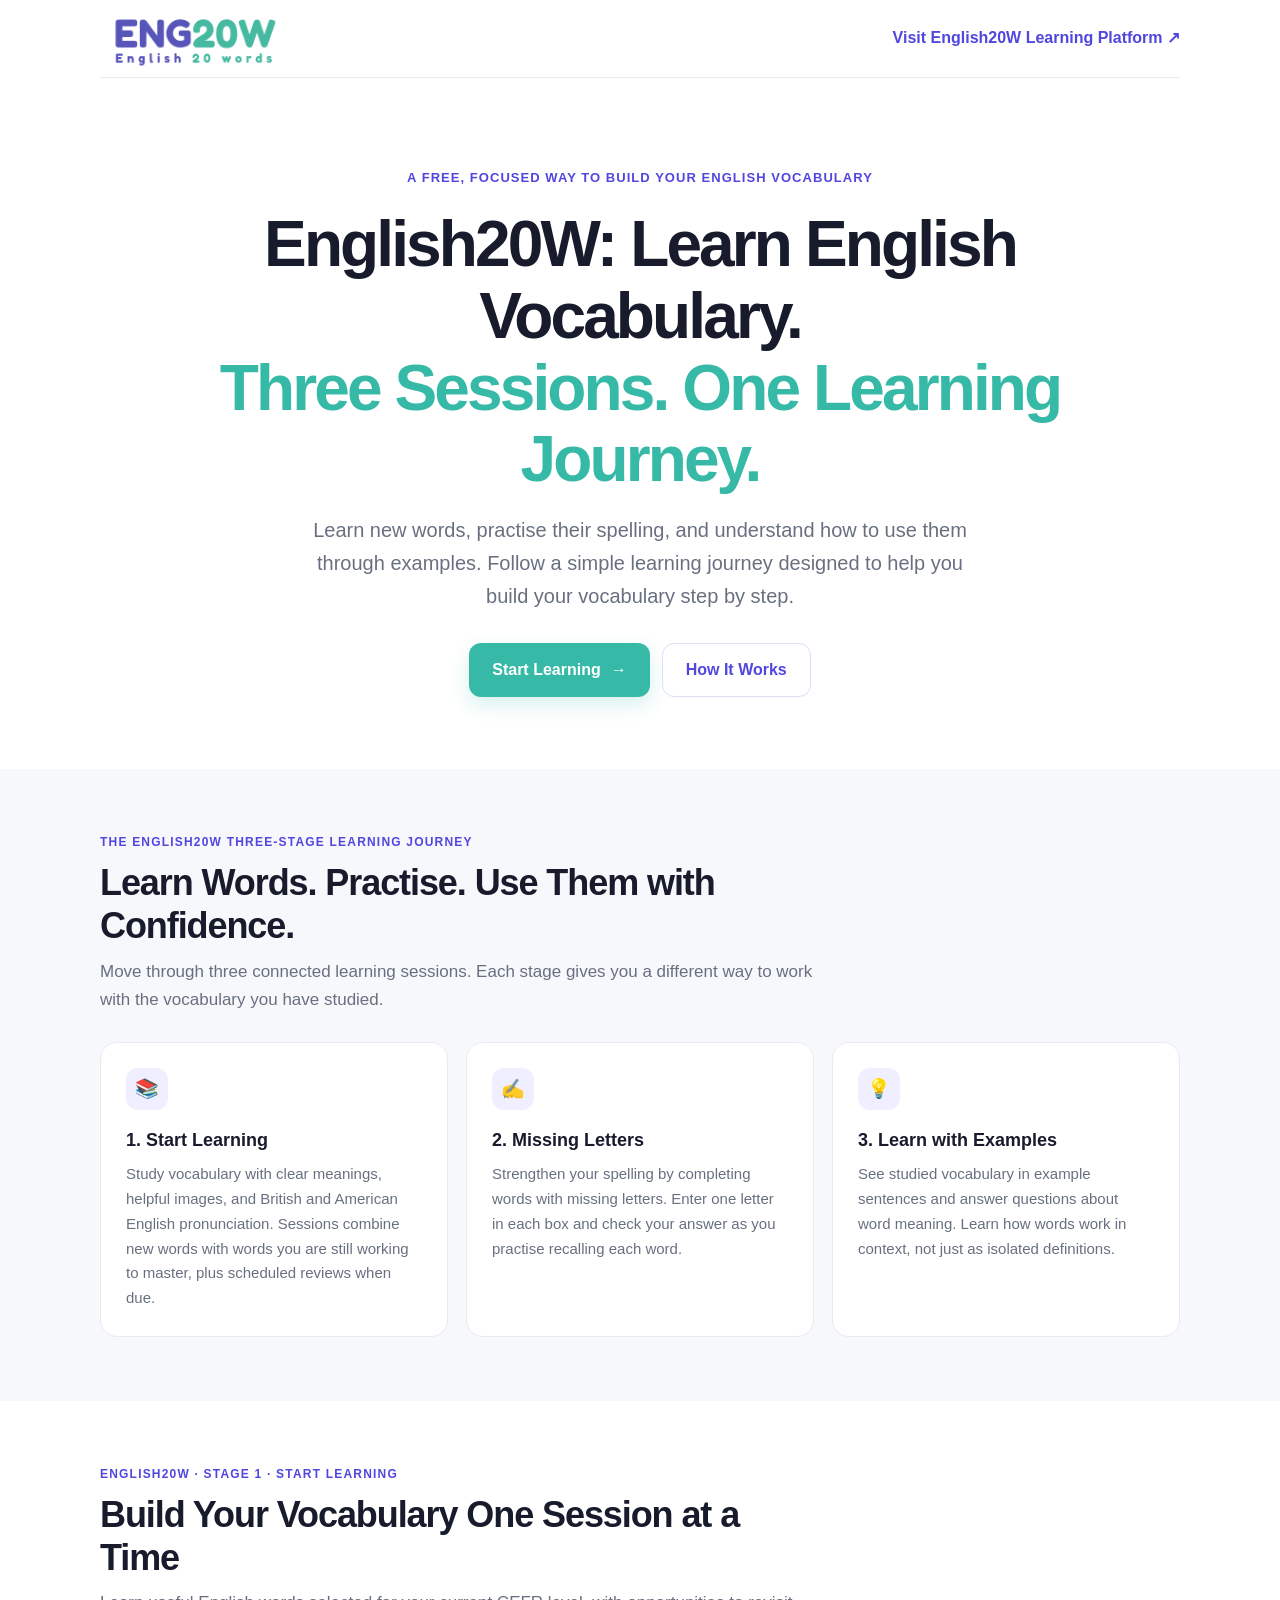
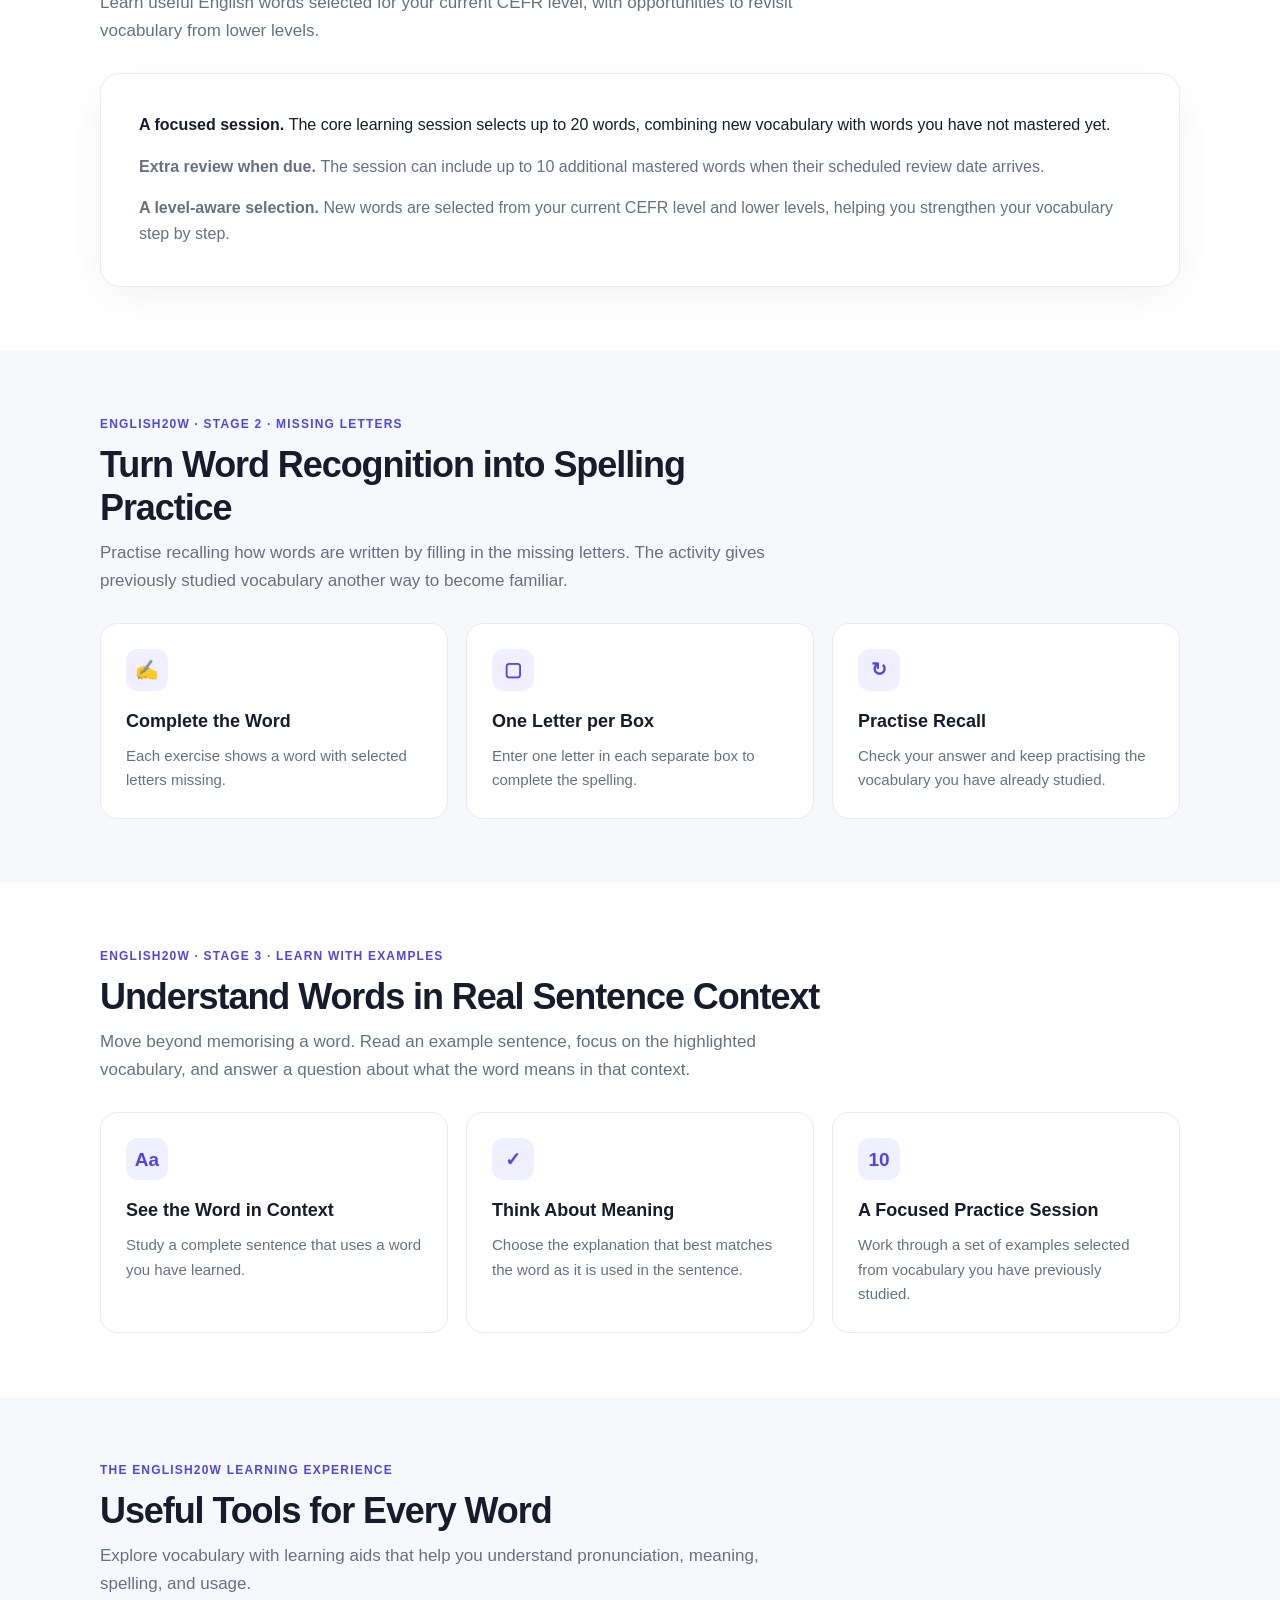
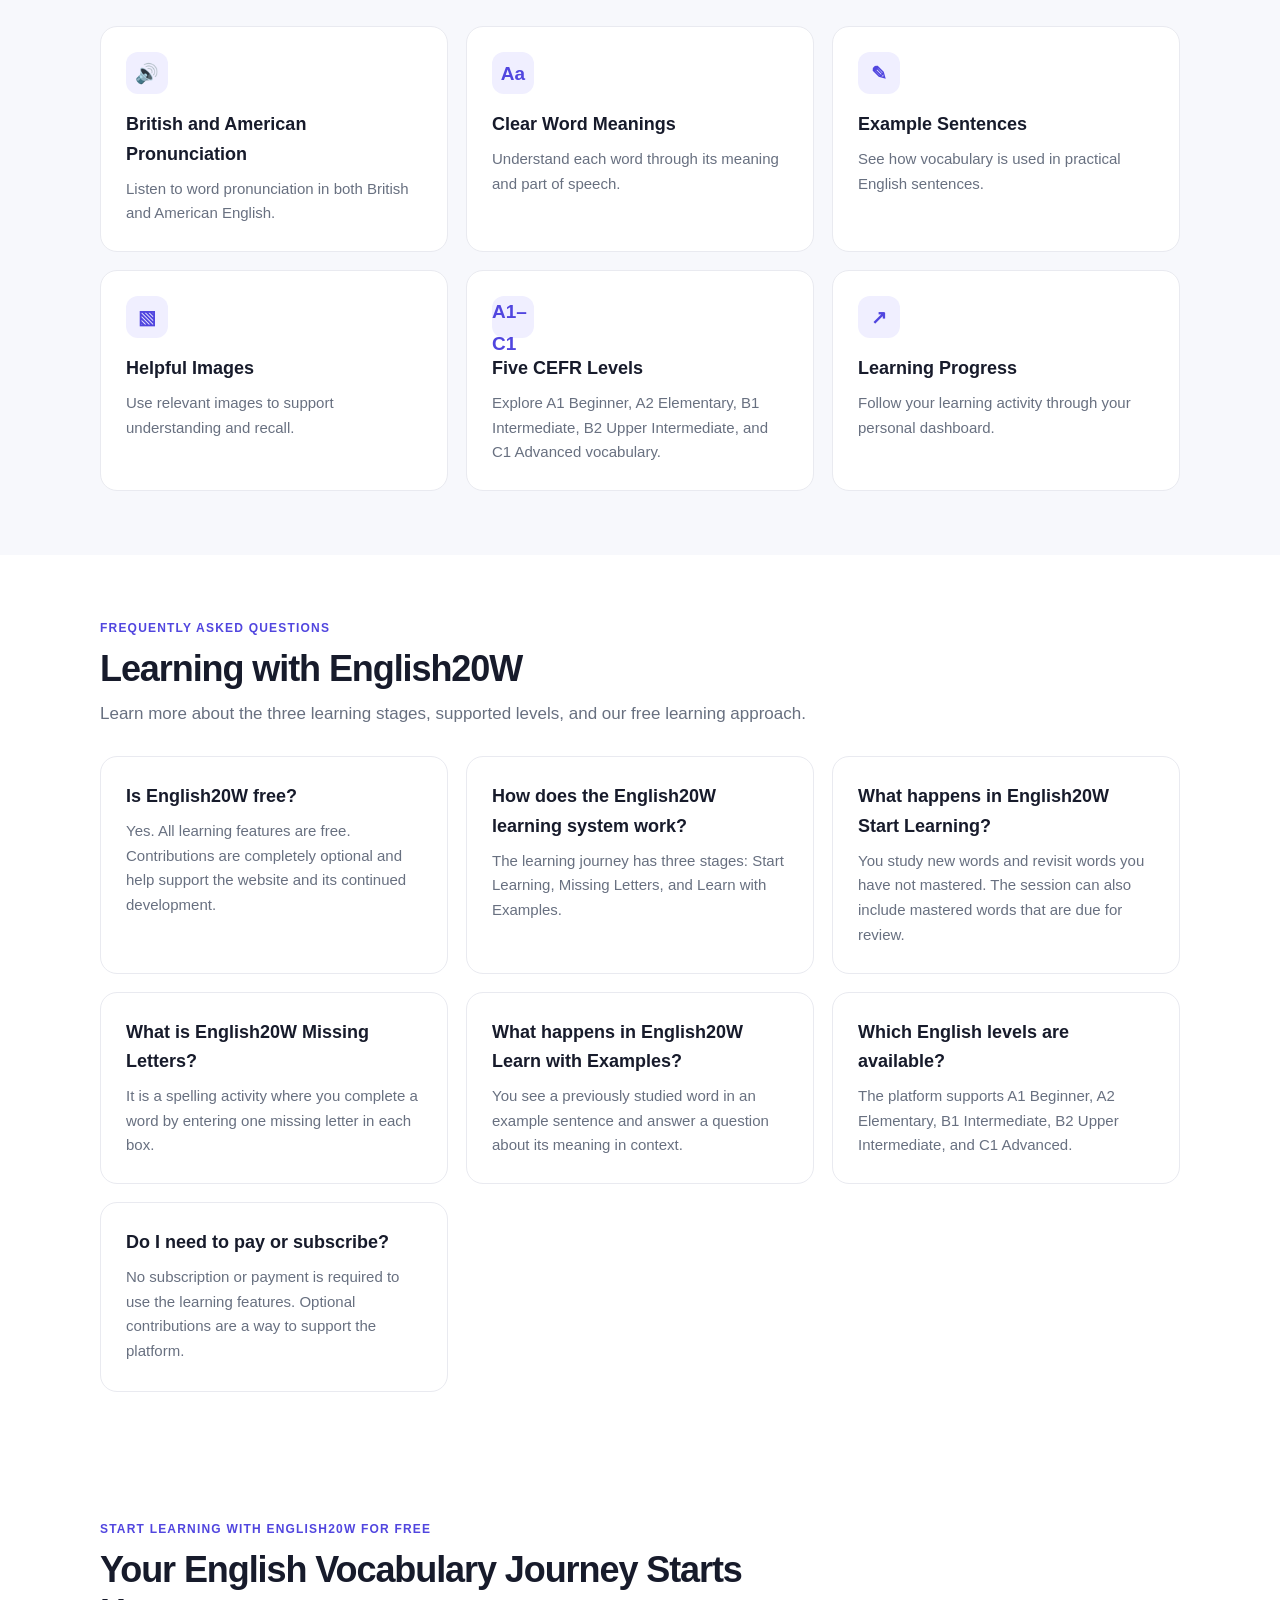
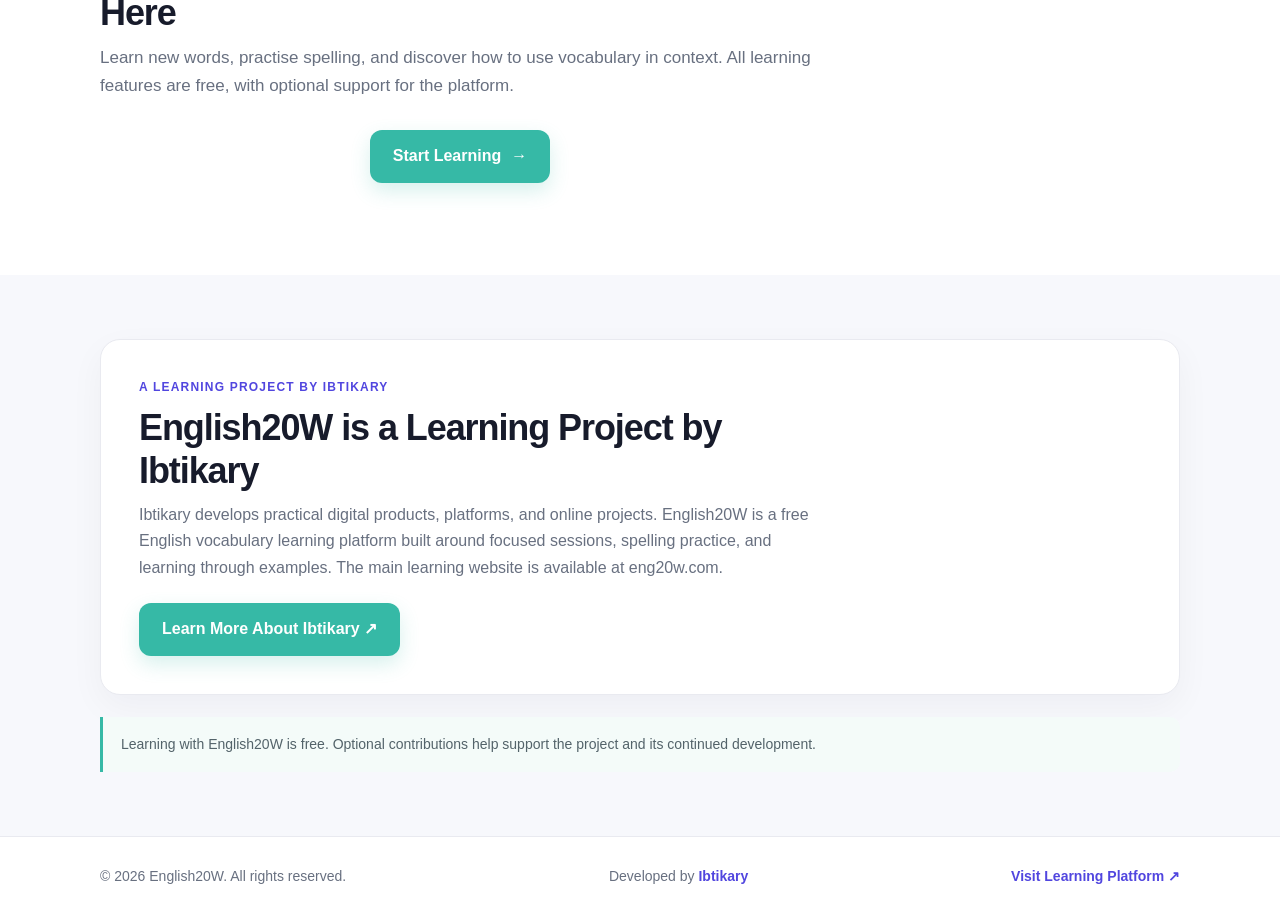
<file: index.html>
<!doctype html>
<html lang="en">
<head>
<meta charset="utf-8"/>
<meta content="width=device-width, initial-scale=1" name="viewport"/>
<meta content="#ffffff" name="theme-color"/>
<!-- Primary SEO -->
<title>
English20W | Free English Vocabulary Learning Platform
</title>
<meta content="English20W is a free English vocabulary learning platform by Ibtikary. Learn words, practise spelling with Missing Letters, and understand vocabulary through interactive examples across CEFR levels A1–C1. Optional contributions support the platform." name="description"/>
<meta content="index,follow" name="robots"/>
<meta content="Ibtikary" name="author"/>
<link href="https://20words.online/" rel="canonical"/>
<!-- Open Graph -->
<meta content="website" property="og:type"/>
<meta content="English20W" property="og:site_name"/>
<meta content="English20W | Free English Vocabulary Learning in Three Stages" property="og:title"/>
<meta content="Learn new words, practise spelling, and understand vocabulary through examples. All learning features are free, with optional contributions to support the platform." property="og:description"/>
<meta content="https://20words.online/" property="og:url"/>
<!-- Twitter Card -->
<meta content="summary" name="twitter:card"/>
<meta content="English20W | Free English Vocabulary Learning" name="twitter:title"/>
<meta content="Three connected learning stages: learn words, practise spelling, and understand vocabulary through examples. Completely free to use." name="twitter:description"/>
<!-- Structured Data: Website and Organization -->
<script type="application/ld+json">
  {
  "@context": "https://schema.org",
  "@graph": [
    {
      "@type": "WebSite",
      "@id": "https://20words.online/#website",
      "name": "English20W",
      "alternateName": "English 20 Words",
      "url": "https://20words.online/",
      "description": "English20W is a free English vocabulary learning platform by Ibtikary. It offers three connected learning stages: vocabulary learning, Missing Letters spelling practice, and learning through examples. The main learning platform is available at https://eng20w.com/.",
      "inLanguage": "en",
      "publisher": {
        "@id": "https://ibtikary.online/#organization"
      }
    },
    {
      "@type": "Organization",
      "@id": "https://ibtikary.online/#organization",
      "name": "Ibtikary",
      "url": "https://ibtikary.online/"
    }
  ]
}
  </script>
<!-- Structured Data: FAQ -->
<script type="application/ld+json">
  {
  "@context": "https://schema.org",
  "@type": "FAQPage",
  "mainEntity": [
    {
      "@type": "Question",
      "name": "Is English20W free to use?",
      "acceptedAnswer": {
        "@type": "Answer",
        "text": "Yes. All learning features are free. Contributions are optional and help support the platform and its continued development."
      }
    },
    {
      "@type": "Question",
      "name": "How does the English20W learning system work?",
      "acceptedAnswer": {
        "@type": "Answer",
        "text": "Learning follows three connected stages: Start Learning to study vocabulary, Missing Letters to practise spelling, and Learn with Examples to understand words in sentences."
      }
    },
    {
      "@type": "Question",
      "name": "What happens in Start Learning?",
      "acceptedAnswer": {
        "@type": "Answer",
        "text": "A learning session combines new vocabulary with words that have not yet been mastered, and may include additional mastered words that are due for review."
      }
    },
    {
      "@type": "Question",
      "name": "What is Missing Letters?",
      "acceptedAnswer": {
        "@type": "Answer",
        "text": "Missing Letters is a spelling activity where learners complete a word by entering its missing letters, one letter in each box."
      }
    },
    {
      "@type": "Question",
      "name": "What is Learn with Examples?",
      "acceptedAnswer": {
        "@type": "Answer",
        "text": "Learn with Examples presents vocabulary in example sentences and asks learners to identify the meaning of a word in context."
      }
    },
    {
      "@type": "Question",
      "name": "Which English levels are supported?",
      "acceptedAnswer": {
        "@type": "Answer",
        "text": "The platform supports five CEFR levels: A1 Beginner, A2 Elementary, B1 Intermediate, B2 Upper Intermediate, and C1 Advanced."
      }
    },
    {
      "@type": "Question",
      "name": "Do I need to pay to access the learning sessions?",
      "acceptedAnswer": {
        "@type": "Answer",
        "text": "No. Learning is completely free. Any contribution to support the website is optional."
      }
    }
  ]
}
  </script>
<link href="style.css" rel="stylesheet"/>
</head>
<body>
<header class="topbar wrap" id="top">
<a aria-label="English20W website" class="brand" href="#top">
<img alt="English20W – English vocabulary learning" class="brand-logo" src="20words-logo.png"/>
</a>
<a class="top-link" href="https://eng20w.com/">Visit English20W Learning Platform ↗</a>
</header>
<main>
<!-- Hero -->
<section aria-labelledby="headline" class="hero wrap">
<div class="eyebrow">A FREE, FOCUSED WAY TO BUILD YOUR ENGLISH VOCABULARY</div>
<h1 id="headline">English20W: Learn English Vocabulary.<br/><span>Three Sessions. One Learning Journey.</span></h1>
<p class="intro">Learn new words, practise their spelling, and understand how to use them through examples. Follow a simple learning journey designed to help you build your vocabulary step by step.</p>
<div class="actions">
<a class="button" href="https://eng20w.com/">
          Start Learning <span aria-hidden="true">→</span>
</a>
<a class="button secondary" href="#how-it-works">
          How It Works
        </a>
</div>
</section>
<!-- Session overview -->
<section aria-labelledby="session-title" class="section soft" id="how-it-works">
<div class="wrap">
<div class="section-heading">
<div class="kicker">The English20W Three-Stage Learning Journey</div>
<h2 id="session-title">Learn Words. Practise. Use Them with Confidence.</h2>
<p class="section-lead">Move through three connected learning sessions. Each stage gives you a different way to work with the vocabulary you have studied.</p>
</div>
<div class="feature-grid"><article class="feature"><div aria-hidden="true" class="feature-icon">📚</div><h3>1. Start Learning</h3><p>Study vocabulary with clear meanings, helpful images, and British and American English pronunciation. Sessions combine new words with words you are still working to master, plus scheduled reviews when due.</p></article><article class="feature"><div aria-hidden="true" class="feature-icon">✍️</div><h3>2. Missing Letters</h3><p>Strengthen your spelling by completing words with missing letters. Enter one letter in each box and check your answer as you practise recalling each word.</p></article><article class="feature"><div aria-hidden="true" class="feature-icon">💡</div><h3>3. Learn with Examples</h3><p>See studied vocabulary in example sentences and answer questions about word meaning. Learn how words work in context, not just as isolated definitions.</p></article></div>
</div>
</section>
<!-- New word selection -->
<section aria-labelledby="new-words-title" class="section" id="new-words">
<div class="wrap">
<div class="section-heading">
<div class="kicker">English20W · Stage 1 · Start Learning</div>
<h2 id="new-words-title">Build Your Vocabulary One Session at a Time</h2>
<p class="section-lead">Learn useful English words selected for your current CEFR level, with opportunities to revisit vocabulary from lower levels.</p>
</div>
<div class="about-card"><p><strong>A focused session. </strong>The core learning session selects up to 20 words, combining new vocabulary with words you have not mastered yet.</p><p><strong>Extra review when due. </strong>The session can include up to 10 additional mastered words when their scheduled review date arrives.</p><p><strong>A level-aware selection. </strong>New words are selected from your current CEFR level and lower levels, helping you strengthen your vocabulary step by step.</p></div>
</div>
</section>
<!-- Unmastered words -->
<section aria-labelledby="unmastered-title" class="section soft" id="unmastered-words">
<div class="wrap">
<div class="section-heading">
<div class="kicker">English20W · Stage 2 · Missing Letters</div>
<h2 id="unmastered-title">Turn Word Recognition into Spelling Practice</h2>
<p class="section-lead">Practise recalling how words are written by filling in the missing letters. The activity gives previously studied vocabulary another way to become familiar.</p>
</div>
<div class="feature-grid"><article class="feature"><div aria-hidden="true" class="feature-icon">✍️</div><h3>Complete the Word</h3><p>Each exercise shows a word with selected letters missing.</p></article><article class="feature"><div aria-hidden="true" class="feature-icon">▢</div><h3>One Letter per Box</h3><p>Enter one letter in each separate box to complete the spelling.</p></article><article class="feature"><div aria-hidden="true" class="feature-icon">↻</div><h3>Practise Recall</h3><p>Check your answer and keep practising the vocabulary you have already studied.</p></article></div>
</div>
</section>
<!-- Spaced repetition -->
<section aria-labelledby="review-title" class="section" id="spaced-repetition">
<div class="wrap">
<div class="section-heading">
<div class="kicker">English20W · Stage 3 · Learn with Examples</div>
<h2 id="review-title">Understand Words in Real Sentence Context</h2>
<p class="section-lead">Move beyond memorising a word. Read an example sentence, focus on the highlighted vocabulary, and answer a question about what the word means in that context.</p>
</div>
<div class="feature-grid"><article class="feature"><div aria-hidden="true" class="feature-icon">Aa</div><h3>See the Word in Context</h3><p>Study a complete sentence that uses a word you have learned.</p></article><article class="feature"><div aria-hidden="true" class="feature-icon">✓</div><h3>Think About Meaning</h3><p>Choose the explanation that best matches the word as it is used in the sentence.</p></article><article class="feature"><div aria-hidden="true" class="feature-icon">10</div><h3>A Focused Practice Session</h3><p>Work through a set of examples selected from vocabulary you have previously studied.</p></article></div>

</div>
</section>
<!-- Learning features -->
<section aria-labelledby="features-title" class="section soft" id="learning-features">
<div class="wrap">
<div class="section-heading">
<div class="kicker">The English20W Learning Experience</div>
<h2 id="features-title">Useful Tools for Every Word</h2>
<p class="section-lead">Explore vocabulary with learning aids that help you understand pronunciation, meaning, spelling, and usage.</p>
</div>
<div class="feature-grid">
<article class="feature">
<div aria-hidden="true" class="feature-icon">🔊</div>
<h3>British and American Pronunciation</h3>
<p>Listen to word pronunciation in both British and American English.</p>
</article>
<article class="feature">
<div aria-hidden="true" class="feature-icon">Aa</div>
<h3>Clear Word Meanings</h3>
<p>Understand each word through its meaning and part of speech.</p>
</article>
<article class="feature">
<div aria-hidden="true" class="feature-icon">✎</div>
<h3>Example Sentences</h3>
<p>See how vocabulary is used in practical English sentences.</p>
</article>
<article class="feature">
<div aria-hidden="true" class="feature-icon">▧</div>
<h3>Helpful Images</h3>
<p>Use relevant images to support understanding and recall.</p>
</article>
<article class="feature">
<div aria-hidden="true" class="feature-icon">A1–C1</div>
<h3>Five CEFR Levels</h3>
<p>Explore A1 Beginner, A2 Elementary, B1 Intermediate, B2 Upper Intermediate, and C1 Advanced vocabulary.</p>
</article>
<article class="feature">
<div aria-hidden="true" class="feature-icon">↗</div>
<h3>Learning Progress</h3>
<p>Follow your learning activity through your personal dashboard.</p>
</article>
</div>
</div>
</section>
<!-- FAQ -->
<section aria-labelledby="faq-title" class="section" id="faq">
<div class="wrap">
<div class="section-heading">
<div class="kicker">Frequently asked questions</div>
<h2 id="faq-title">Learning with English20W</h2>
<p class="section-lead">Learn more about the three learning stages, supported levels, and our free learning approach.</p>
</div>
<div class="feature-grid"><article class="feature"><h3>Is English20W free?</h3><p>Yes. All learning features are free. Contributions are completely optional and help support the website and its continued development.</p></article><article class="feature"><h3>How does the English20W learning system work?</h3><p>The learning journey has three stages: Start Learning, Missing Letters, and Learn with Examples.</p></article><article class="feature"><h3>What happens in English20W Start Learning?</h3><p>You study new words and revisit words you have not mastered. The session can also include mastered words that are due for review.</p></article><article class="feature"><h3>What is English20W Missing Letters?</h3><p>It is a spelling activity where you complete a word by entering one missing letter in each box.</p></article><article class="feature"><h3>What happens in English20W Learn with Examples?</h3><p>You see a previously studied word in an example sentence and answer a question about its meaning in context.</p></article><article class="feature"><h3>Which English levels are available?</h3><p>The platform supports A1 Beginner, A2 Elementary, B1 Intermediate, B2 Upper Intermediate, and C1 Advanced.</p></article><article class="feature"><h3>Do I need to pay or subscribe?</h3><p>No subscription or payment is required to use the learning features. Optional contributions are a way to support the platform.</p></article></div>
</div>
</section>
<!-- CTA -->
<section aria-labelledby="cta-title" class="section" id="get-started">
<div class="wrap">
<div class="section-heading">
<div class="kicker">Start Learning with English20W for Free</div>
<h2 id="cta-title">Your English Vocabulary Journey Starts Here</h2>
<p class="section-lead">Learn new words, practise spelling, and discover how to use vocabulary in context. All learning features are free, with optional support for the platform.</p>
<div class="actions">
<a class="button" href="https://eng20w.com/">
              Start Learning <span aria-hidden="true">→</span>
</a>
</div>
</div>
</div>
</section>
<!-- Project ownership -->
<section aria-labelledby="project-title" class="section soft" id="ibtikary">
<div class="wrap">
<div class="project-card">
<div class="project-copy">
<div class="kicker">A learning project by Ibtikary</div>
<h2 id="project-title">English20W is a Learning Project by Ibtikary</h2>
<p>Ibtikary develops practical digital products, platforms, and online projects. English20W is a free English vocabulary learning platform built around focused sessions, spelling practice, and learning through examples. The main learning website is available at eng20w.com.</p>
<div class="project-link">
<a class="button" href="https://ibtikary.online/" rel="noopener noreferrer" target="_blank">
                Learn More About Ibtikary ↗
              </a>
</div>
</div>
</div>
<div class="trust-note">Learning with English20W is free. Optional contributions help support the project and its continued development.</div>
</div>
</section>
</main>
<footer class="footer">
<div class="wrap footer-inner">
<span>© <span id="year">2026</span> English20W. All rights reserved.</span>
<span>Developed by <a href="https://ibtikary.online/" rel="noopener noreferrer" target="_blank">Ibtikary</a></span>
<a href="https://eng20w.com/">Visit Learning Platform ↗</a>
</div>
</footer>
</body>
</html>
</file>
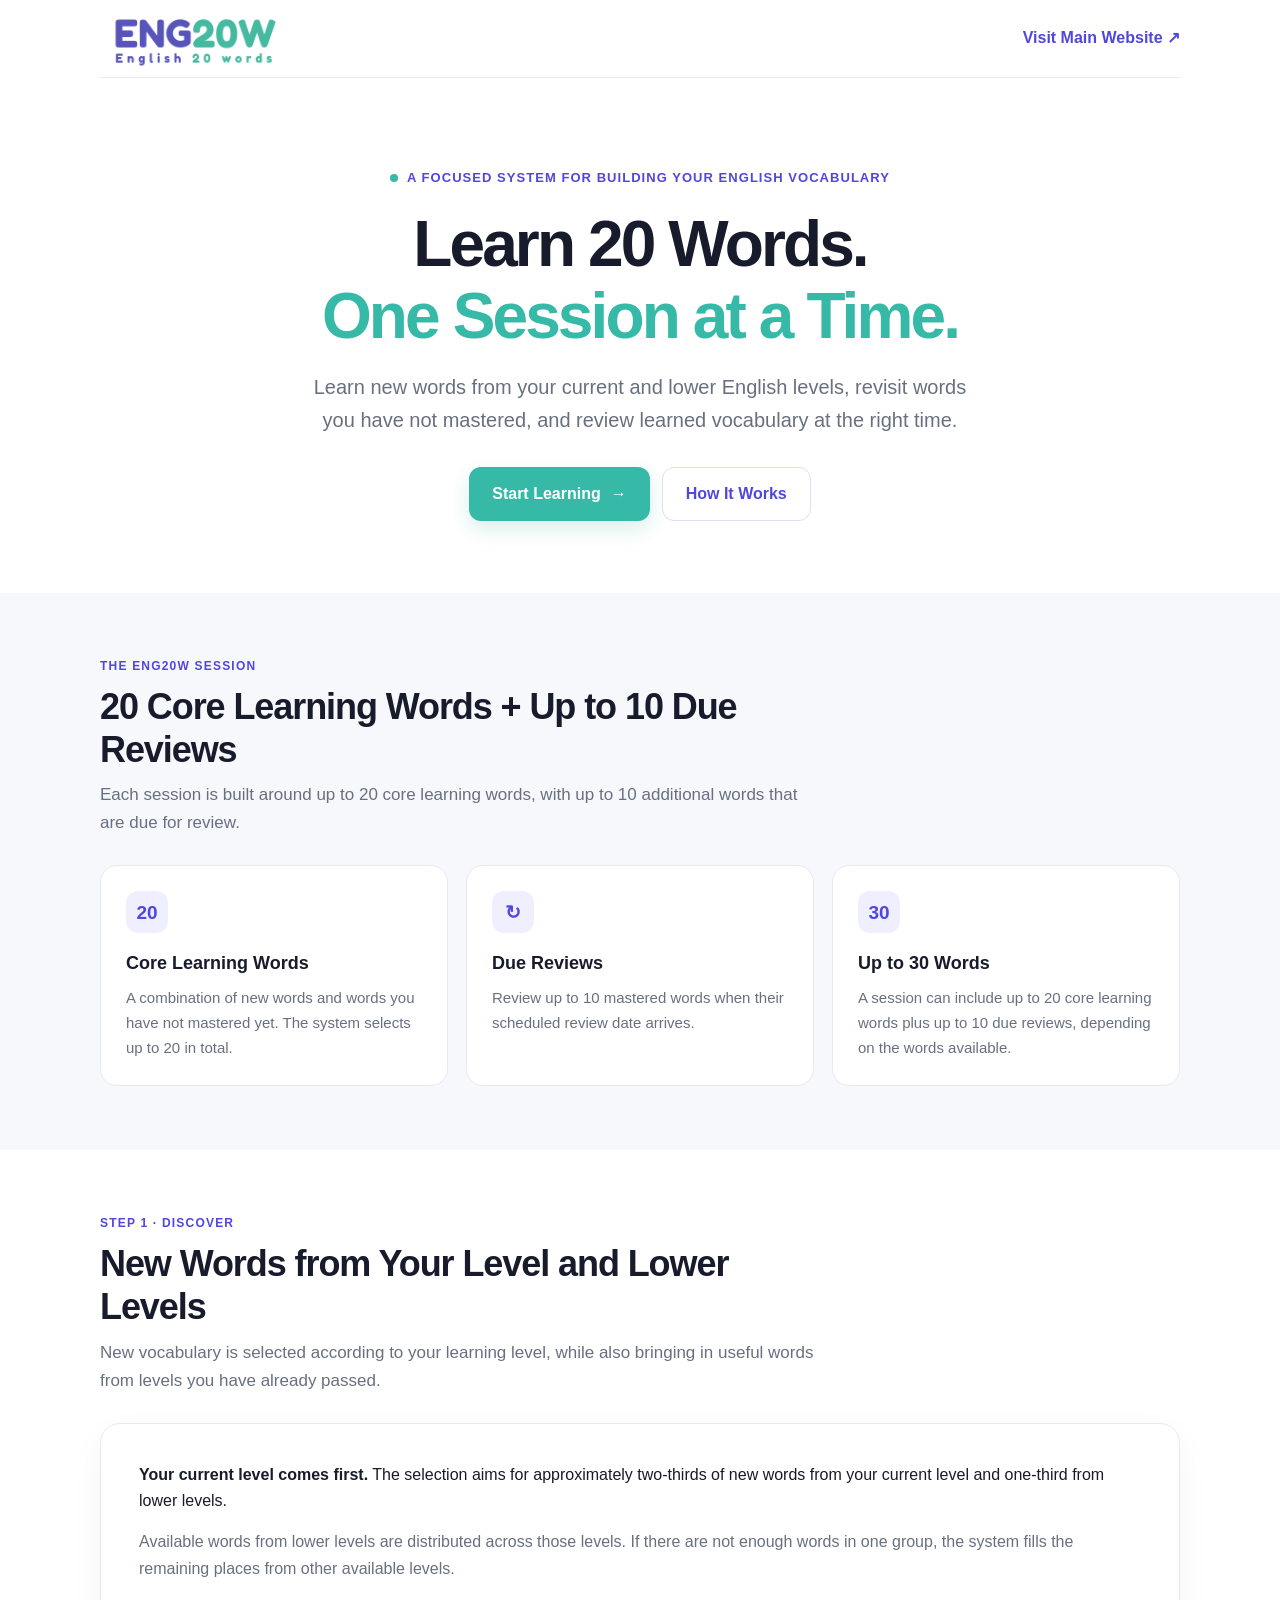
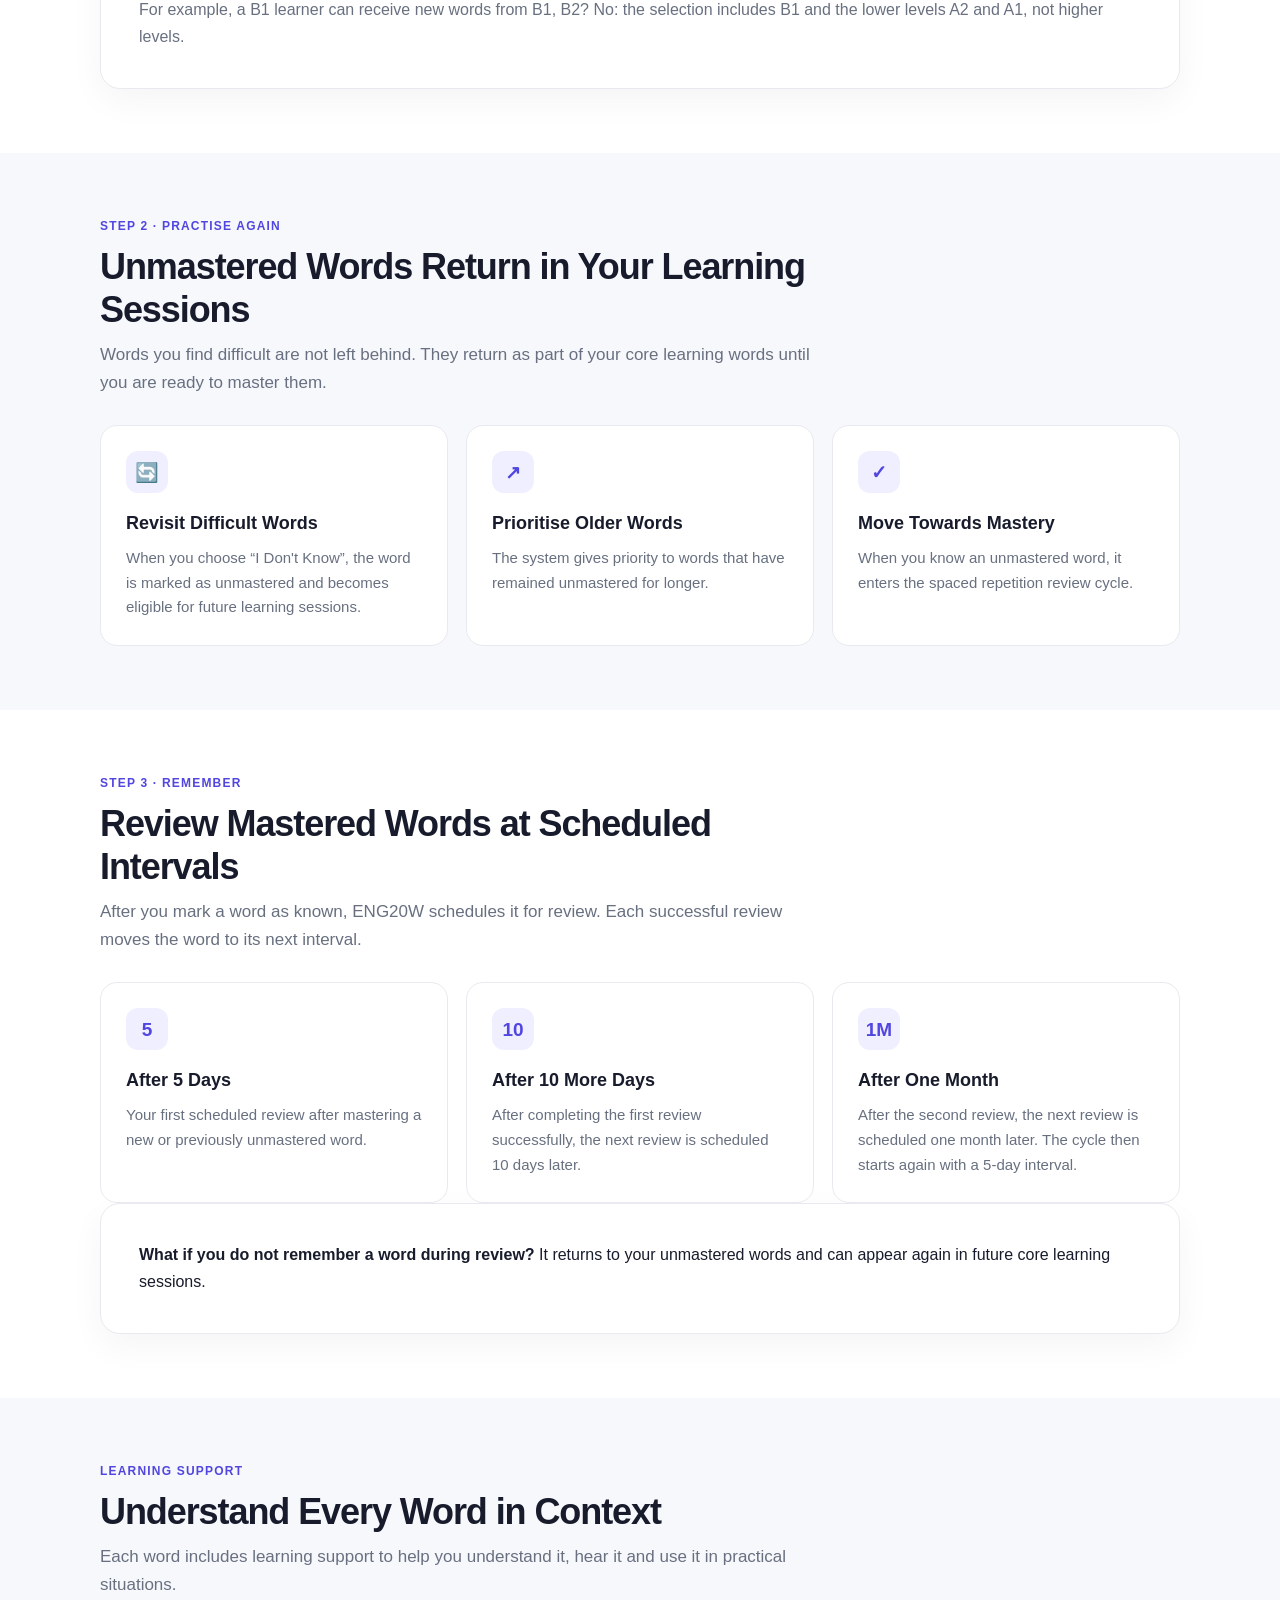
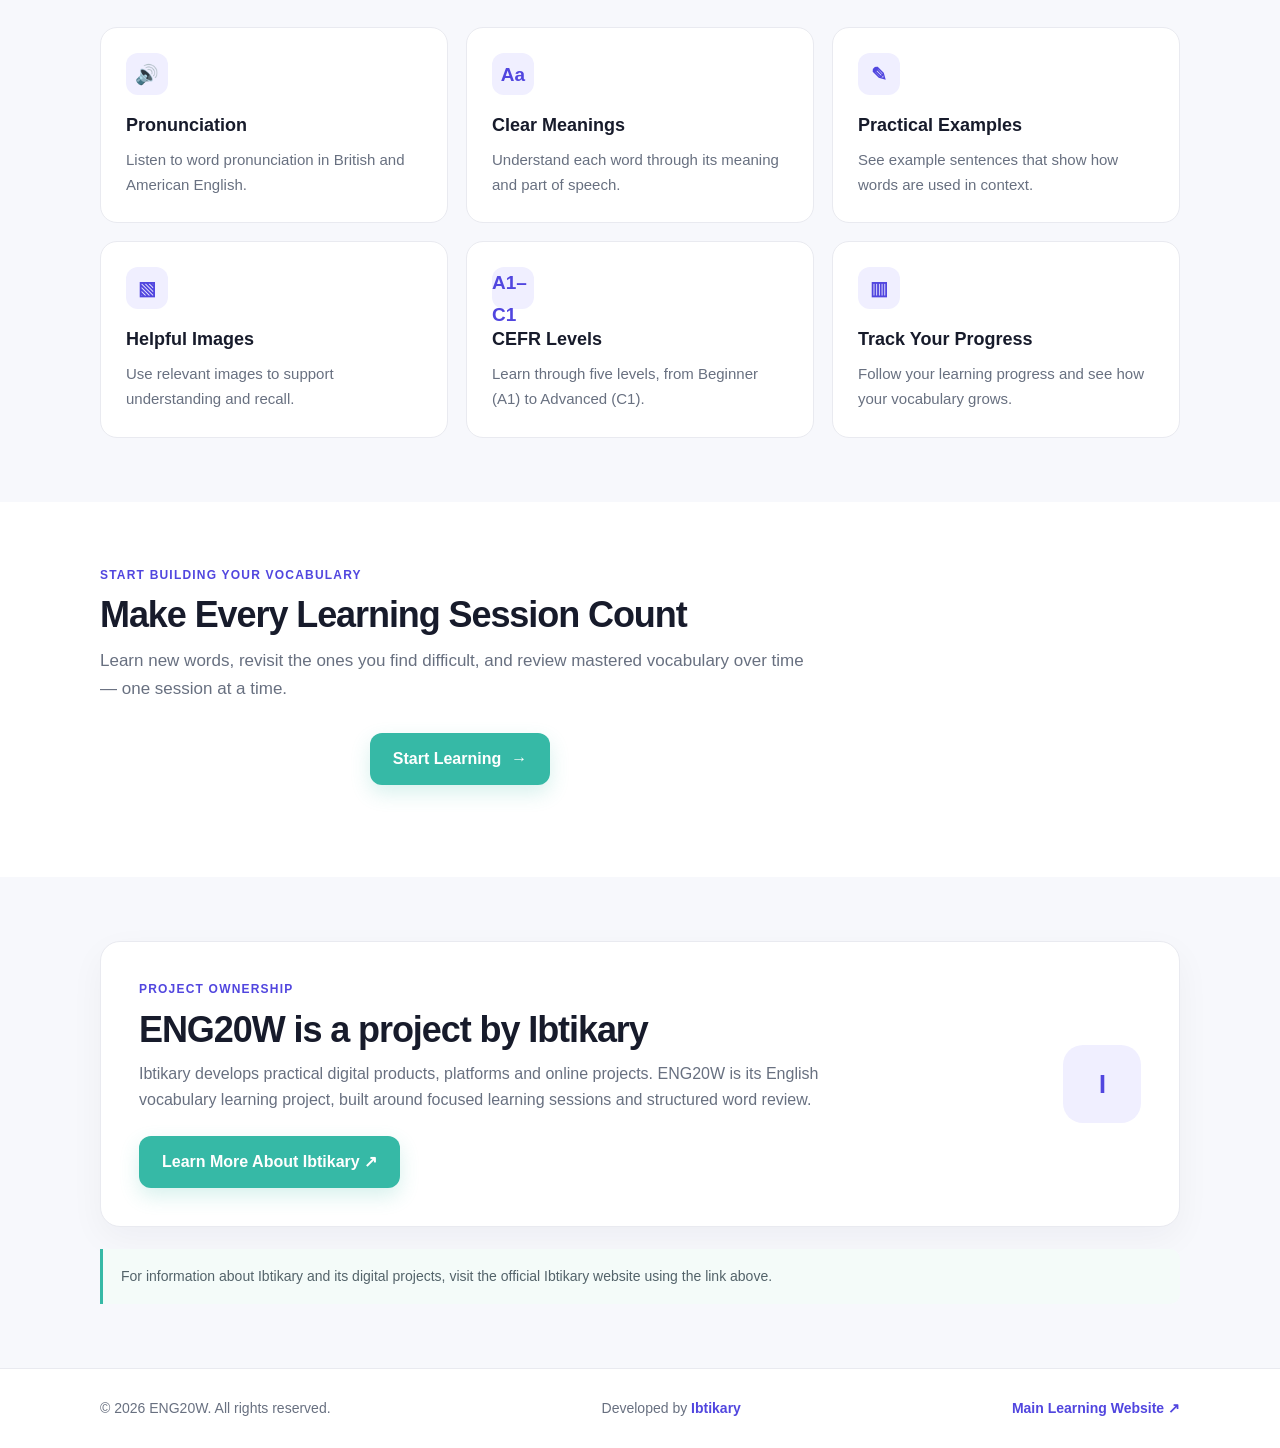
<file: eng20w-landing-page-updated.html>
<!doctype html>
<html lang="en">
<head>
  <meta charset="utf-8">
  <meta name="viewport" content="width=device-width, initial-scale=1">
  <meta name="theme-color" content="#ffffff">
  <meta name="description" content="Learn English with focused 20-word sessions. Discover new words from your level and lower levels, revisit unmastered words, and review mastered vocabulary with spaced repetition.">
  <meta name="robots" content="index,follow">
  <link rel="canonical" href="https://eng20w.com/">
  <title>ENG20W — Learn 20 Words. One Session at a Time.</title>
  <link rel="stylesheet" href="style.css">
</head>

<body>
  <header class="topbar wrap" id="top">
    <a class="brand" href="#top" aria-label="ENG20W landing page">
      <img
        src="20words-logo.png"
        alt="ENG20W - English 20 Words"
        class="brand-logo"
      >
    </a>
    <a class="top-link" href="https://eng20w.com/">Visit Main Website ↗</a>
  </header>

  <main>
    <!-- Hero -->
    <section class="hero wrap" aria-labelledby="headline">
      <div class="eyebrow">
        <span class="eyebrow-dot" aria-hidden="true"></span>
        A focused system for building your English vocabulary
      </div>

      <h1 id="headline">
        Learn 20 Words.<br>
        <span>One Session at a Time.</span>
      </h1>

      <p class="intro">
        Learn new words from your current and lower English levels, revisit
        words you have not mastered, and review learned vocabulary at the
        right time.
      </p>

      <div class="actions">
        <a class="button" href="https://eng20w.com/">
          Start Learning <span aria-hidden="true">→</span>
        </a>
        <a class="button secondary" href="#how-it-works">
          How It Works
        </a>
      </div>
    </section>

    <!-- Session overview -->
    <section class="section soft" id="how-it-works" aria-labelledby="session-title">
      <div class="wrap">
        <div class="section-heading">
          <div class="kicker">The ENG20W session</div>
          <h2 id="session-title">20 Core Learning Words + Up to 10 Due Reviews</h2>
          <p class="section-lead">
            Each session is built around up to 20 core learning words, with
            up to 10 additional words that are due for review.
          </p>
        </div>

        <div class="feature-grid">
          <article class="feature">
            <div class="feature-icon" aria-hidden="true">20</div>
            <h3>Core Learning Words</h3>
            <p>
              A combination of new words and words you have not mastered yet.
              The system selects up to 20 in total.
            </p>
          </article>

          <article class="feature">
            <div class="feature-icon" aria-hidden="true">↻</div>
            <h3>Due Reviews</h3>
            <p>
              Review up to 10 mastered words when their scheduled review date
              arrives.
            </p>
          </article>

          <article class="feature">
            <div class="feature-icon" aria-hidden="true">30</div>
            <h3>Up to 30 Words</h3>
            <p>
              A session can include up to 20 core learning words plus up to
              10 due reviews, depending on the words available.
            </p>
          </article>
        </div>
      </div>
    </section>

    <!-- New word selection -->
    <section class="section" id="new-words" aria-labelledby="new-words-title">
      <div class="wrap">
        <div class="section-heading">
          <div class="kicker">Step 1 · Discover</div>
          <h2 id="new-words-title">New Words from Your Level and Lower Levels</h2>
          <p class="section-lead">
            New vocabulary is selected according to your learning level,
            while also bringing in useful words from levels you have already
            passed.
          </p>
        </div>

        <div class="about-card">
          <p>
            <strong>Your current level comes first.</strong>
            The selection aims for approximately two-thirds of new words
            from your current level and one-third from lower levels.
          </p>
          <p>
            Available words from lower levels are distributed across those
            levels. If there are not enough words in one group, the system
            fills the remaining places from other available levels.
          </p>
          <p>
            For example, a B1 learner can receive new words from B1, B2? No:
            the selection includes B1 and the lower levels A2 and A1, not
            higher levels.
          </p>
        </div>
      </div>
    </section>

    <!-- Unmastered words -->
    <section class="section soft" id="unmastered-words" aria-labelledby="unmastered-title">
      <div class="wrap">
        <div class="section-heading">
          <div class="kicker">Step 2 · Practise Again</div>
          <h2 id="unmastered-title">Unmastered Words Return in Your Learning Sessions</h2>
          <p class="section-lead">
            Words you find difficult are not left behind. They return as part
            of your core learning words until you are ready to master them.
          </p>
        </div>

        <div class="feature-grid">
          <article class="feature">
            <div class="feature-icon" aria-hidden="true">🔄</div>
            <h3>Revisit Difficult Words</h3>
            <p>
              When you choose “I Don't Know”, the word is marked as
              unmastered and becomes eligible for future learning sessions.
            </p>
          </article>

          <article class="feature">
            <div class="feature-icon" aria-hidden="true">↗</div>
            <h3>Prioritise Older Words</h3>
            <p>
              The system gives priority to words that have remained
              unmastered for longer.
            </p>
          </article>

          <article class="feature">
            <div class="feature-icon" aria-hidden="true">✓</div>
            <h3>Move Towards Mastery</h3>
            <p>
              When you know an unmastered word, it enters the spaced
              repetition review cycle.
            </p>
          </article>
        </div>
      </div>
    </section>

    <!-- Spaced repetition -->
    <section class="section" id="spaced-repetition" aria-labelledby="review-title">
      <div class="wrap">
        <div class="section-heading">
          <div class="kicker">Step 3 · Remember</div>
          <h2 id="review-title">Review Mastered Words at Scheduled Intervals</h2>
          <p class="section-lead">
            After you mark a word as known, ENG20W schedules it for review.
            Each successful review moves the word to its next interval.
          </p>
        </div>

        <div class="feature-grid">
          <article class="feature">
            <div class="feature-icon" aria-hidden="true">5</div>
            <h3>After 5 Days</h3>
            <p>
              Your first scheduled review after mastering a new or
              previously unmastered word.
            </p>
          </article>

          <article class="feature">
            <div class="feature-icon" aria-hidden="true">10</div>
            <h3>After 10 More Days</h3>
            <p>
              After completing the first review successfully, the next
              review is scheduled 10 days later.
            </p>
          </article>

          <article class="feature">
            <div class="feature-icon" aria-hidden="true">1M</div>
            <h3>After One Month</h3>
            <p>
              After the second review, the next review is scheduled one
              month later. The cycle then starts again with a 5-day interval.
            </p>
          </article>
        </div>

        <div class="about-card">
          <p>
            <strong>What if you do not remember a word during review?</strong>
            It returns to your unmastered words and can appear again in
            future core learning sessions.
          </p>
        </div>
      </div>
    </section>

    <!-- Learning features -->
    <section class="section soft" id="learning-features" aria-labelledby="features-title">
      <div class="wrap">
        <div class="section-heading">
          <div class="kicker">Learning support</div>
          <h2 id="features-title">Understand Every Word in Context</h2>
          <p class="section-lead">
            Each word includes learning support to help you understand it,
            hear it and use it in practical situations.
          </p>
        </div>

        <div class="feature-grid">
          <article class="feature">
            <div class="feature-icon" aria-hidden="true">🔊</div>
            <h3>Pronunciation</h3>
            <p>Listen to word pronunciation in British and American English.</p>
          </article>

          <article class="feature">
            <div class="feature-icon" aria-hidden="true">Aa</div>
            <h3>Clear Meanings</h3>
            <p>Understand each word through its meaning and part of speech.</p>
          </article>

          <article class="feature">
            <div class="feature-icon" aria-hidden="true">✎</div>
            <h3>Practical Examples</h3>
            <p>See example sentences that show how words are used in context.</p>
          </article>

          <article class="feature">
            <div class="feature-icon" aria-hidden="true">▧</div>
            <h3>Helpful Images</h3>
            <p>Use relevant images to support understanding and recall.</p>
          </article>

          <article class="feature">
            <div class="feature-icon" aria-hidden="true">A1–C1</div>
            <h3>CEFR Levels</h3>
            <p>Learn through five levels, from Beginner (A1) to Advanced (C1).</p>
          </article>

          <article class="feature">
            <div class="feature-icon" aria-hidden="true">▥</div>
            <h3>Track Your Progress</h3>
            <p>Follow your learning progress and see how your vocabulary grows.</p>
          </article>
        </div>
      </div>
    </section>

    <!-- CTA -->
    <section class="section" id="get-started" aria-labelledby="cta-title">
      <div class="wrap">
        <div class="section-heading">
          <div class="kicker">Start building your vocabulary</div>
          <h2 id="cta-title">Make Every Learning Session Count</h2>
          <p class="section-lead">
            Learn new words, revisit the ones you find difficult, and review
            mastered vocabulary over time — one session at a time.
          </p>
          <div class="actions">
            <a class="button" href="https://eng20w.com/">
              Start Learning <span aria-hidden="true">→</span>
            </a>
          </div>
        </div>
      </div>
    </section>

    <!-- Project ownership -->
    <section class="section soft" id="ibtikary" aria-labelledby="project-title">
      <div class="wrap">
        <div class="project-card">
          <div class="project-copy">
            <div class="kicker">Project ownership</div>
            <h2 id="project-title">ENG20W is a project by Ibtikary</h2>
            <p>
              Ibtikary develops practical digital products, platforms and
              online projects. ENG20W is its English vocabulary learning
              project, built around focused learning sessions and structured
              word review.
            </p>
            <div class="project-link">
              <a class="button" href="https://ibtikary.online/" target="_blank" rel="noopener noreferrer">
                Learn More About Ibtikary ↗
              </a>
            </div>
          </div>
          <div class="ibtikary-mark" aria-label="Ibtikary">I</div>
        </div>
        <div class="trust-note">
          For information about Ibtikary and its digital projects, visit the
          official Ibtikary website using the link above.
        </div>
      </div>
    </section>
  </main>

  <footer class="footer">
    <div class="wrap footer-inner">
      <span>© <span id="year">2026</span> ENG20W. All rights reserved.</span>
      <span>Developed by <a href="https://ibtikary.online/" target="_blank" rel="noopener noreferrer">Ibtikary</a></span>
      <a href="https://eng20w.com/">Main Learning Website ↗</a>
    </div>
  </footer>
</body>
</html>
</file>
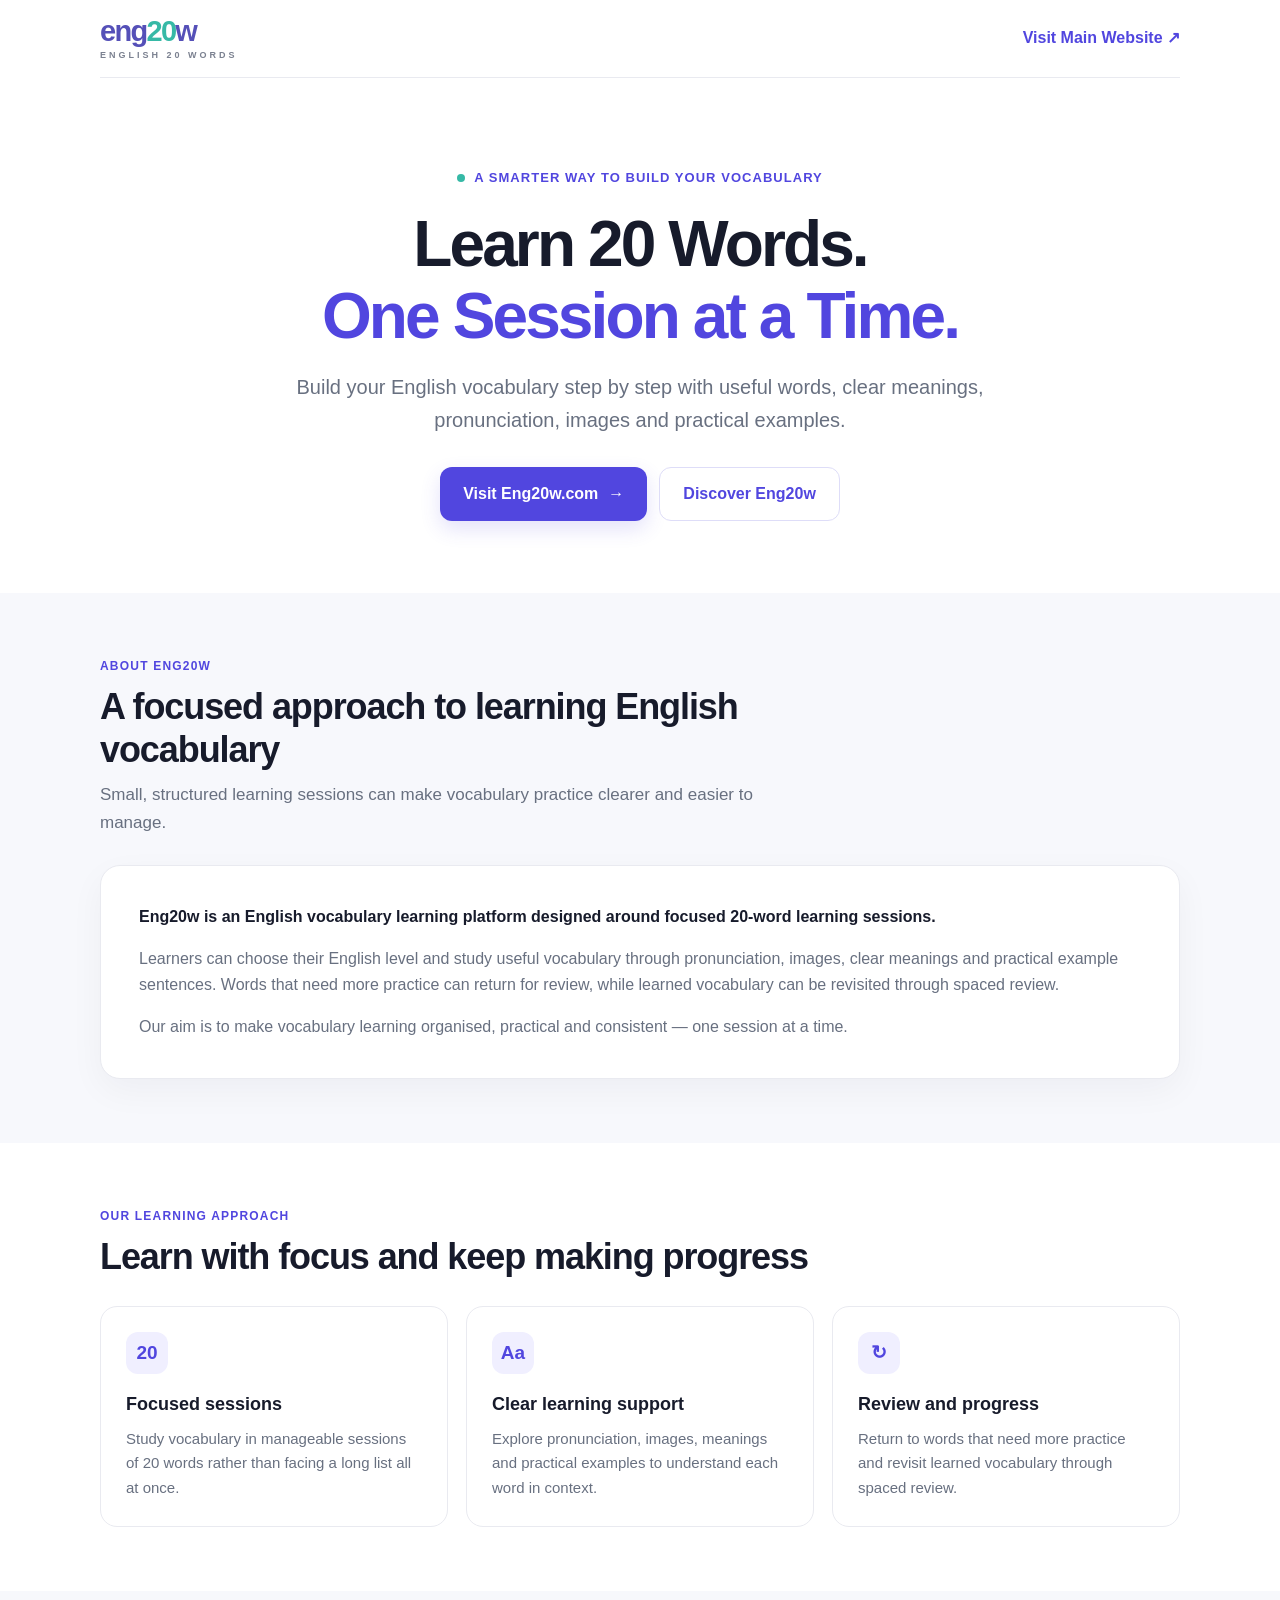
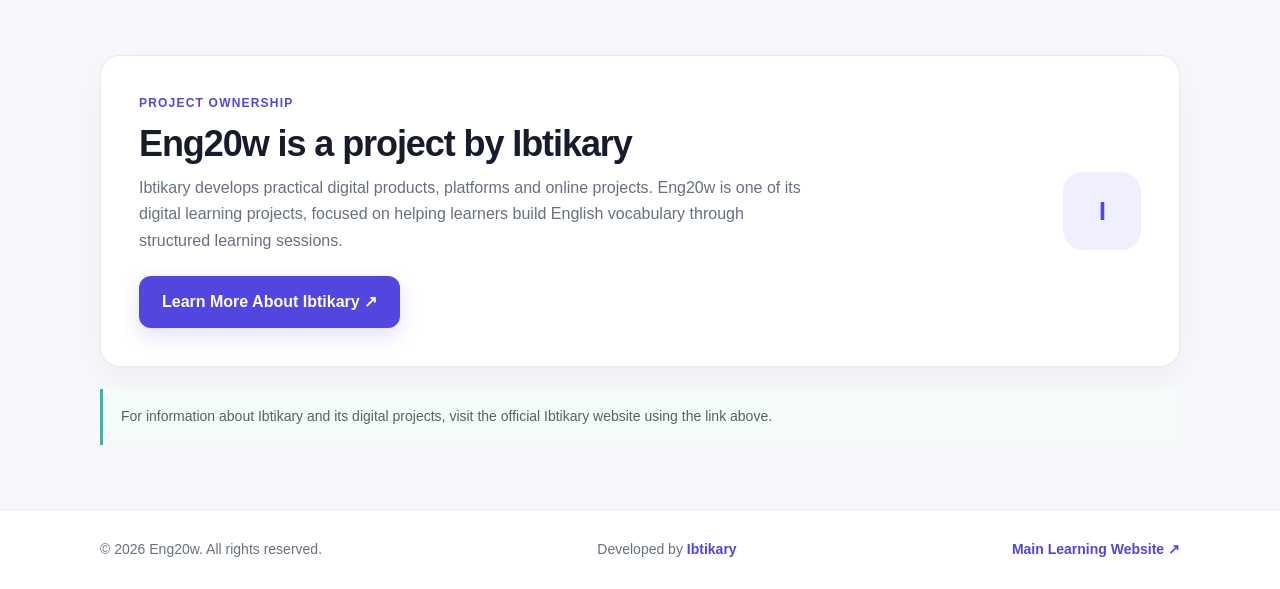
<file: index - 2026-11-01T231256.028.html>
<!doctype html>
<html lang="en">
<head>
  <meta charset="utf-8">
  <meta name="viewport" content="width=device-width, initial-scale=1">
  <meta name="theme-color" content="#ffffff">
  <meta name="description" content="Eng20w is an English vocabulary learning project developed by Ibtikary. Learn useful words through focused 20-word sessions, clear meanings, pronunciation and practical examples.">
  <meta name="robots" content="index,follow">
  <link rel="canonical" href="https://eng20w.online/">
  <title>ENG20W — Learn 20 Words. One Session at a Time.</title>
  <style>
    :root {
      --purple: #5146df;
      --purple-dark: #4036c4;
      --teal: #36b9a6;
      --ink: #171b2b;
      --muted: #687080;
      --line: #e9eaf0;
      --soft: #f7f8fc;
      --white: #fff;
      --max: 1080px;
    }
    * { box-sizing: border-box; }
    html { scroll-behavior: smooth; }
    body {
      margin: 0;
      color: var(--ink);
      background: var(--white);
      font-family: -apple-system, BlinkMacSystemFont, "Segoe UI", Arial, sans-serif;
      line-height: 1.65;
      -webkit-font-smoothing: antialiased;
    }
    a { color: inherit; }
    .wrap { width: min(var(--max), calc(100% - 40px)); margin-inline: auto; }
    .topbar {
      min-height: 78px; display: flex; align-items: center;
      justify-content: space-between; gap: 20px;
      border-bottom: 1px solid var(--line);
    }
    .brand { display: inline-flex; flex-direction: column; text-decoration: none; line-height: 1; }
    .brand-name { font-size: 29px; font-weight: 850; letter-spacing: -1.7px; color: #5550b8; }
    .brand-name span { color: var(--teal); }
    .brand-tag { margin-top: 5px; color: #7b8190; font-size: 9px; font-weight: 750; letter-spacing: 3px; }
    .top-link { color: var(--purple); text-decoration: none; font-weight: 700; }
    .top-link:hover, .text-link:hover { text-decoration: underline; }
    .hero { text-align: center; padding: 86px 0 72px; }
    .eyebrow {
      display: inline-flex; align-items: center; gap: 9px;
      color: var(--purple); font-size: 13px; font-weight: 750;
      letter-spacing: .08em; text-transform: uppercase;
    }
    .eyebrow-dot { width: 8px; height: 8px; border-radius: 50%; background: var(--teal); }
    h1 {
      max-width: 850px; margin: 19px auto 18px;
      font-size: clamp(38px, 6vw, 64px); line-height: 1.12;
      letter-spacing: -.045em; font-weight: 820;
    }
    h1 span { color: var(--purple); }
    .intro { max-width: 690px; margin: 0 auto; color: var(--muted); font-size: clamp(17px, 2.2vw, 20px); }
    .actions { margin-top: 30px; display: flex; justify-content: center; flex-wrap: wrap; gap: 12px; }
    .button {
      display: inline-flex; align-items: center; justify-content: center; gap: 10px;
      min-height: 52px; padding: 13px 23px; border-radius: 12px;
      background: var(--purple); color: white; text-decoration: none;
      font-weight: 750; box-shadow: 0 8px 20px rgba(81,70,223,.16);
      transition: background .2s ease, transform .2s ease;
    }
    .button:hover { background: var(--purple-dark); transform: translateY(-1px); }
    .button.secondary { background: white; color: var(--purple); border: 1px solid #deddf8; box-shadow: none; }
    .section { padding: 64px 0; }
    .section.soft { background: var(--soft); }
    .section-heading { max-width: 720px; margin-bottom: 28px; }
    .kicker { color: var(--purple); font-size: 12px; font-weight: 800; letter-spacing: .1em; text-transform: uppercase; }
    h2 { margin: 8px 0 10px; font-size: clamp(27px, 4vw, 36px); line-height: 1.2; letter-spacing: -.03em; }
    .section-lead { margin: 0; color: var(--muted); font-size: 17px; }
    .about-card, .project-card {
      border: 1px solid var(--line); border-radius: 20px; background: white;
      padding: clamp(24px, 4vw, 38px); box-shadow: 0 12px 35px rgba(20,25,50,.045);
    }
    .about-card p { margin: 0 0 15px; color: var(--muted); font-size: 16px; }
    .about-card p:last-child { margin-bottom: 0; }
    .about-card p:first-child { color: var(--ink); }
    .feature-grid { display: grid; grid-template-columns: repeat(3, 1fr); gap: 18px; }
    .feature {
      background: white; border: 1px solid var(--line); border-radius: 17px;
      padding: 25px; min-height: 190px;
    }
    .feature-icon {
      width: 42px; height: 42px; display: grid; place-items: center;
      border-radius: 12px; background: #f0efff; color: var(--purple);
      font-weight: 850; font-size: 19px; margin-bottom: 16px;
    }
    .feature h3 { margin: 0 0 7px; font-size: 18px; }
    .feature p { margin: 0; color: var(--muted); font-size: 15px; }
    .project-card { display: flex; align-items: center; justify-content: space-between; gap: 30px; }
    .project-copy { max-width: 680px; }
    .project-copy p { margin: 0; color: var(--muted); }
    .ibtikary-mark {
      flex: 0 0 auto; width: 78px; height: 78px; display: grid; place-items: center;
      border-radius: 20px; background: #f0efff; color: var(--purple);
      font-size: 25px; font-weight: 850; letter-spacing: -1px;
    }
    .project-link { margin-top: 22px; }
    .trust-note {
      margin-top: 22px; padding: 16px 18px; border-left: 3px solid var(--teal);
      background: #f4fbf9; color: #53636a; border-radius: 0 10px 10px 0; font-size: 14px;
    }
    .footer { padding: 28px 0; border-top: 1px solid var(--line); color: var(--muted); font-size: 14px; }
    .footer-inner { display: flex; justify-content: space-between; align-items: center; gap: 15px; flex-wrap: wrap; }
    .footer a { color: var(--purple); text-decoration: none; font-weight: 650; }
    @media (max-width: 700px) {
      .wrap { width: min(100% - 32px, var(--max)); }
      .hero { padding: 65px 0 55px; }
      .section { padding: 48px 0; }
      .feature-grid { grid-template-columns: 1fr; gap: 12px; }
      .feature { min-height: 0; }
      .project-card { align-items: flex-start; flex-direction: column; gap: 18px; }
      .topbar { min-height: 70px; }
    }
    @media (prefers-reduced-motion: reduce) {
      html { scroll-behavior: auto; }
      *, *::before, *::after { transition-duration: .01ms !important; }
    }
  </style>
</head>
<body>
  <header class="topbar wrap" id="top">
    <a class="brand" href="#top" aria-label="Eng20w landing page">
      <span class="brand-name">eng<span>20</span>w</span>
      <span class="brand-tag">ENGLISH 20 WORDS</span>
    </a>
    <a class="top-link" href="https://eng20w.com/">Visit Main Website ↗</a>
  </header>

  <main>
    <section class="hero wrap" aria-labelledby="headline">
      <div class="eyebrow"><span class="eyebrow-dot" aria-hidden="true"></span> A smarter way to build your vocabulary</div>
      <h1 id="headline">Learn 20 Words.<br><span>One Session at a Time.</span></h1>
      <p class="intro">Build your English vocabulary step by step with useful words, clear meanings, pronunciation, images and practical examples.</p>
      <div class="actions">
        <a class="button" href="https://eng20w.com/">Visit Eng20w.com <span aria-hidden="true">→</span></a>
        <a class="button secondary" href="#about">Discover Eng20w</a>
      </div>
    </section>

    <section class="section soft" id="about" aria-labelledby="about-title">
      <div class="wrap">
        <div class="section-heading">
          <div class="kicker">About Eng20w</div>
          <h2 id="about-title">A focused approach to learning English vocabulary</h2>
          <p class="section-lead">Small, structured learning sessions can make vocabulary practice clearer and easier to manage.</p>
        </div>
        <div class="about-card">
          <p><strong>Eng20w is an English vocabulary learning platform designed around focused 20-word learning sessions.</strong></p>
          <p>Learners can choose their English level and study useful vocabulary through pronunciation, images, clear meanings and practical example sentences. Words that need more practice can return for review, while learned vocabulary can be revisited through spaced review.</p>
          <p>Our aim is to make vocabulary learning organised, practical and consistent — one session at a time.</p>
        </div>
      </div>
    </section>

    <section class="section" aria-labelledby="approach-title">
      <div class="wrap">
        <div class="section-heading">
          <div class="kicker">Our learning approach</div>
          <h2 id="approach-title">Learn with focus and keep making progress</h2>
        </div>
        <div class="feature-grid">
          <article class="feature">
            <div class="feature-icon" aria-hidden="true">20</div>
            <h3>Focused sessions</h3>
            <p>Study vocabulary in manageable sessions of 20 words rather than facing a long list all at once.</p>
          </article>
          <article class="feature">
            <div class="feature-icon" aria-hidden="true">Aa</div>
            <h3>Clear learning support</h3>
            <p>Explore pronunciation, images, meanings and practical examples to understand each word in context.</p>
          </article>
          <article class="feature">
            <div class="feature-icon" aria-hidden="true">↻</div>
            <h3>Review and progress</h3>
            <p>Return to words that need more practice and revisit learned vocabulary through spaced review.</p>
          </article>
        </div>
      </div>
    </section>

    <section class="section soft" id="ibtikary" aria-labelledby="project-title">
      <div class="wrap">
        <div class="project-card">
          <div class="project-copy">
            <div class="kicker">Project ownership</div>
            <h2 id="project-title">Eng20w is a project by Ibtikary</h2>
            <p>Ibtikary develops practical digital products, platforms and online projects. Eng20w is one of its digital learning projects, focused on helping learners build English vocabulary through structured learning sessions.</p>
            <div class="project-link">
              <a class="button" href="https://ibtikary.online/" target="_blank" rel="noopener noreferrer">Learn More About Ibtikary ↗</a>
            </div>
          </div>
          <div class="ibtikary-mark" aria-label="Ibtikary">I</div>
        </div>
        <div class="trust-note">For information about Ibtikary and its digital projects, visit the official Ibtikary website using the link above.</div>
      </div>
    </section>
  </main>

  <footer class="footer">
    <div class="wrap footer-inner">
      <span>© <span id="year">2026</span> Eng20w. All rights reserved.</span>
      <span>Developed by <a href="https://ibtikary.online/" target="_blank" rel="noopener noreferrer">Ibtikary</a></span>
      <a href="https://eng20w.com/">Main Learning Website ↗</a>
    </div>
  </footer>
</body>
</html>
</file>
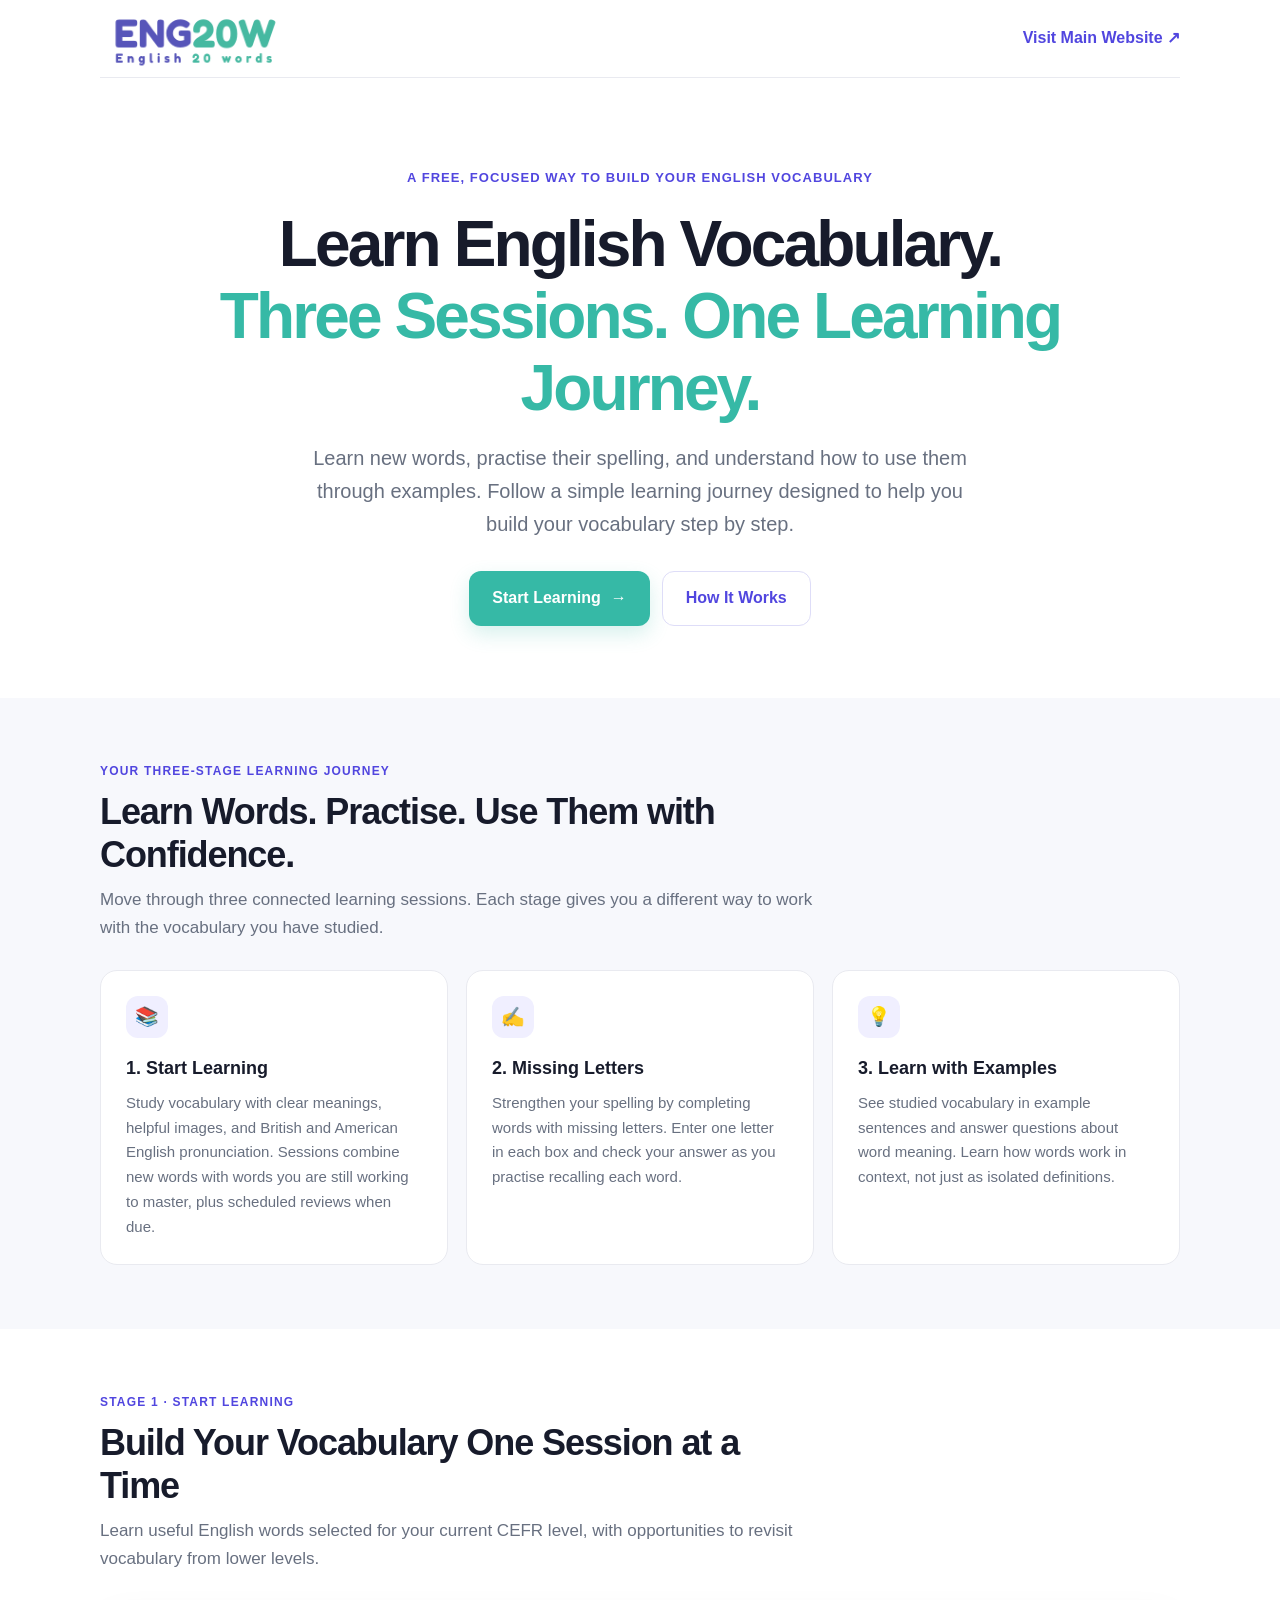
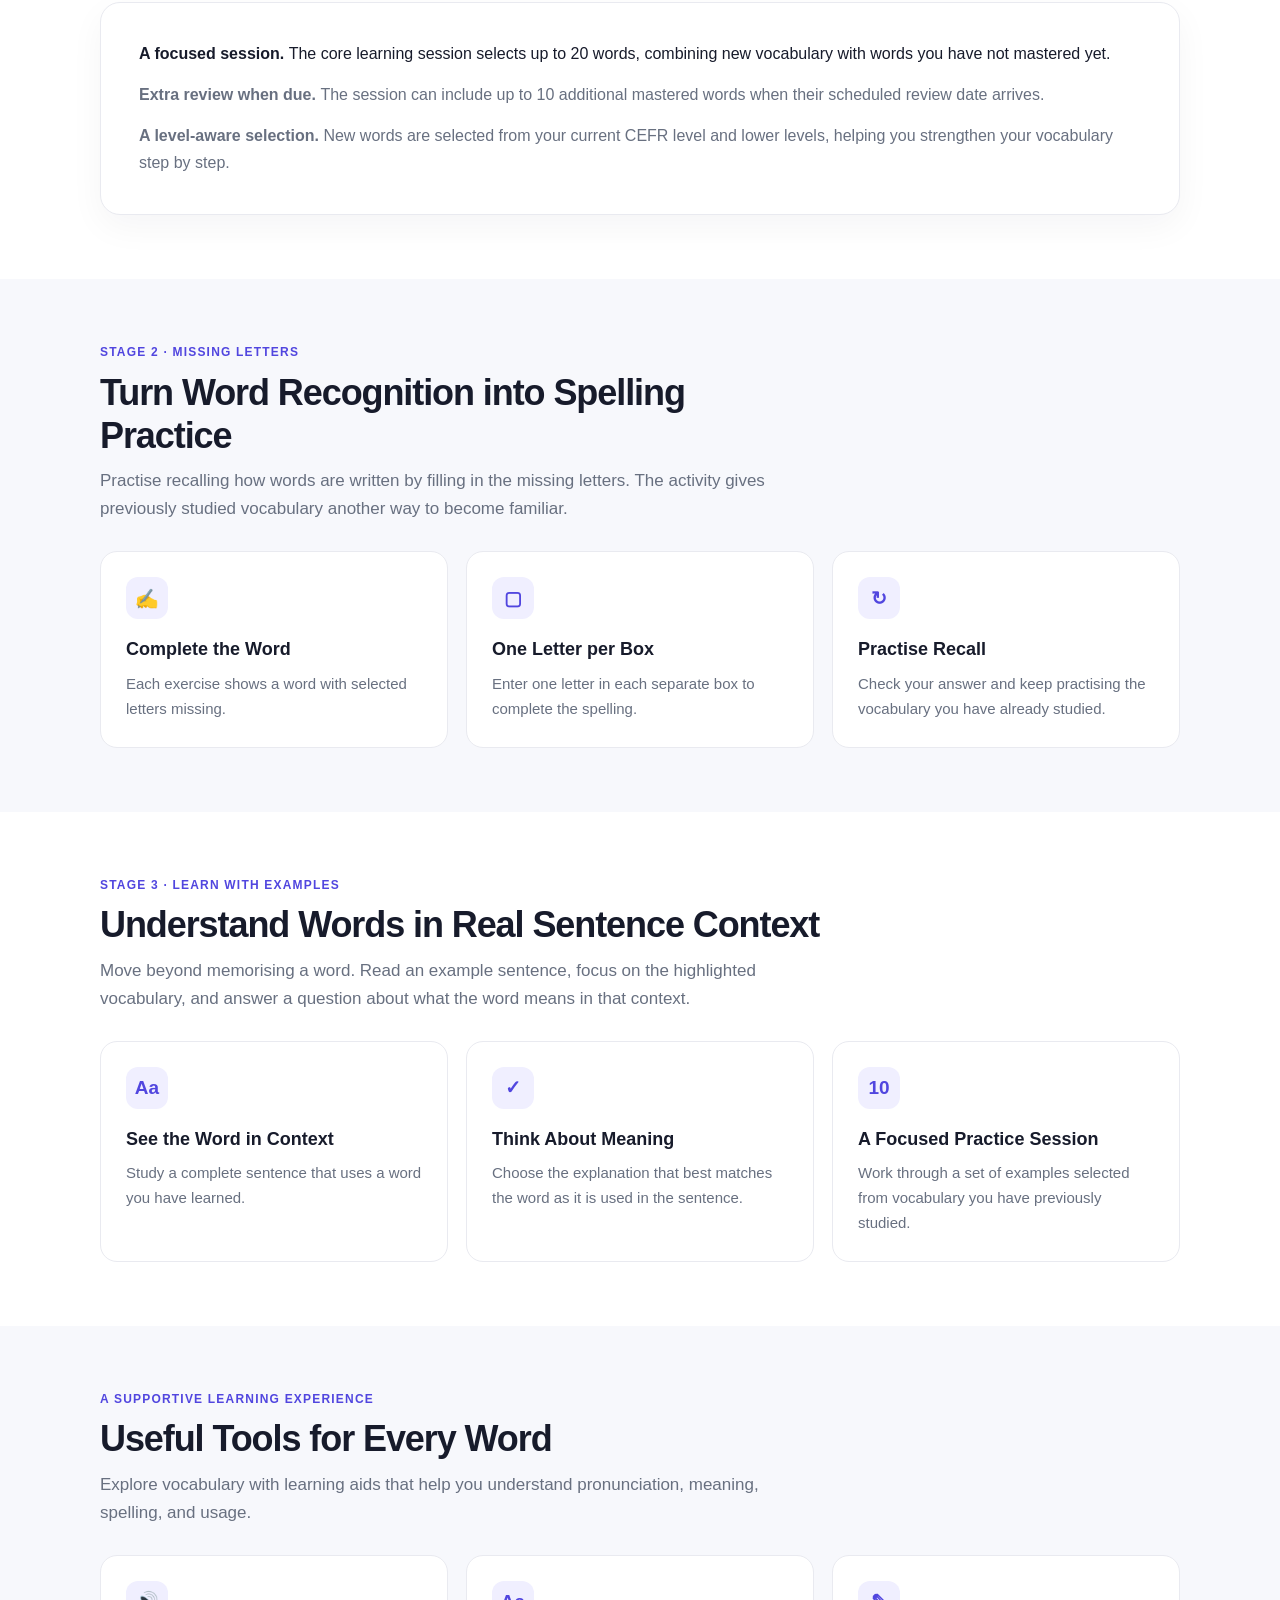
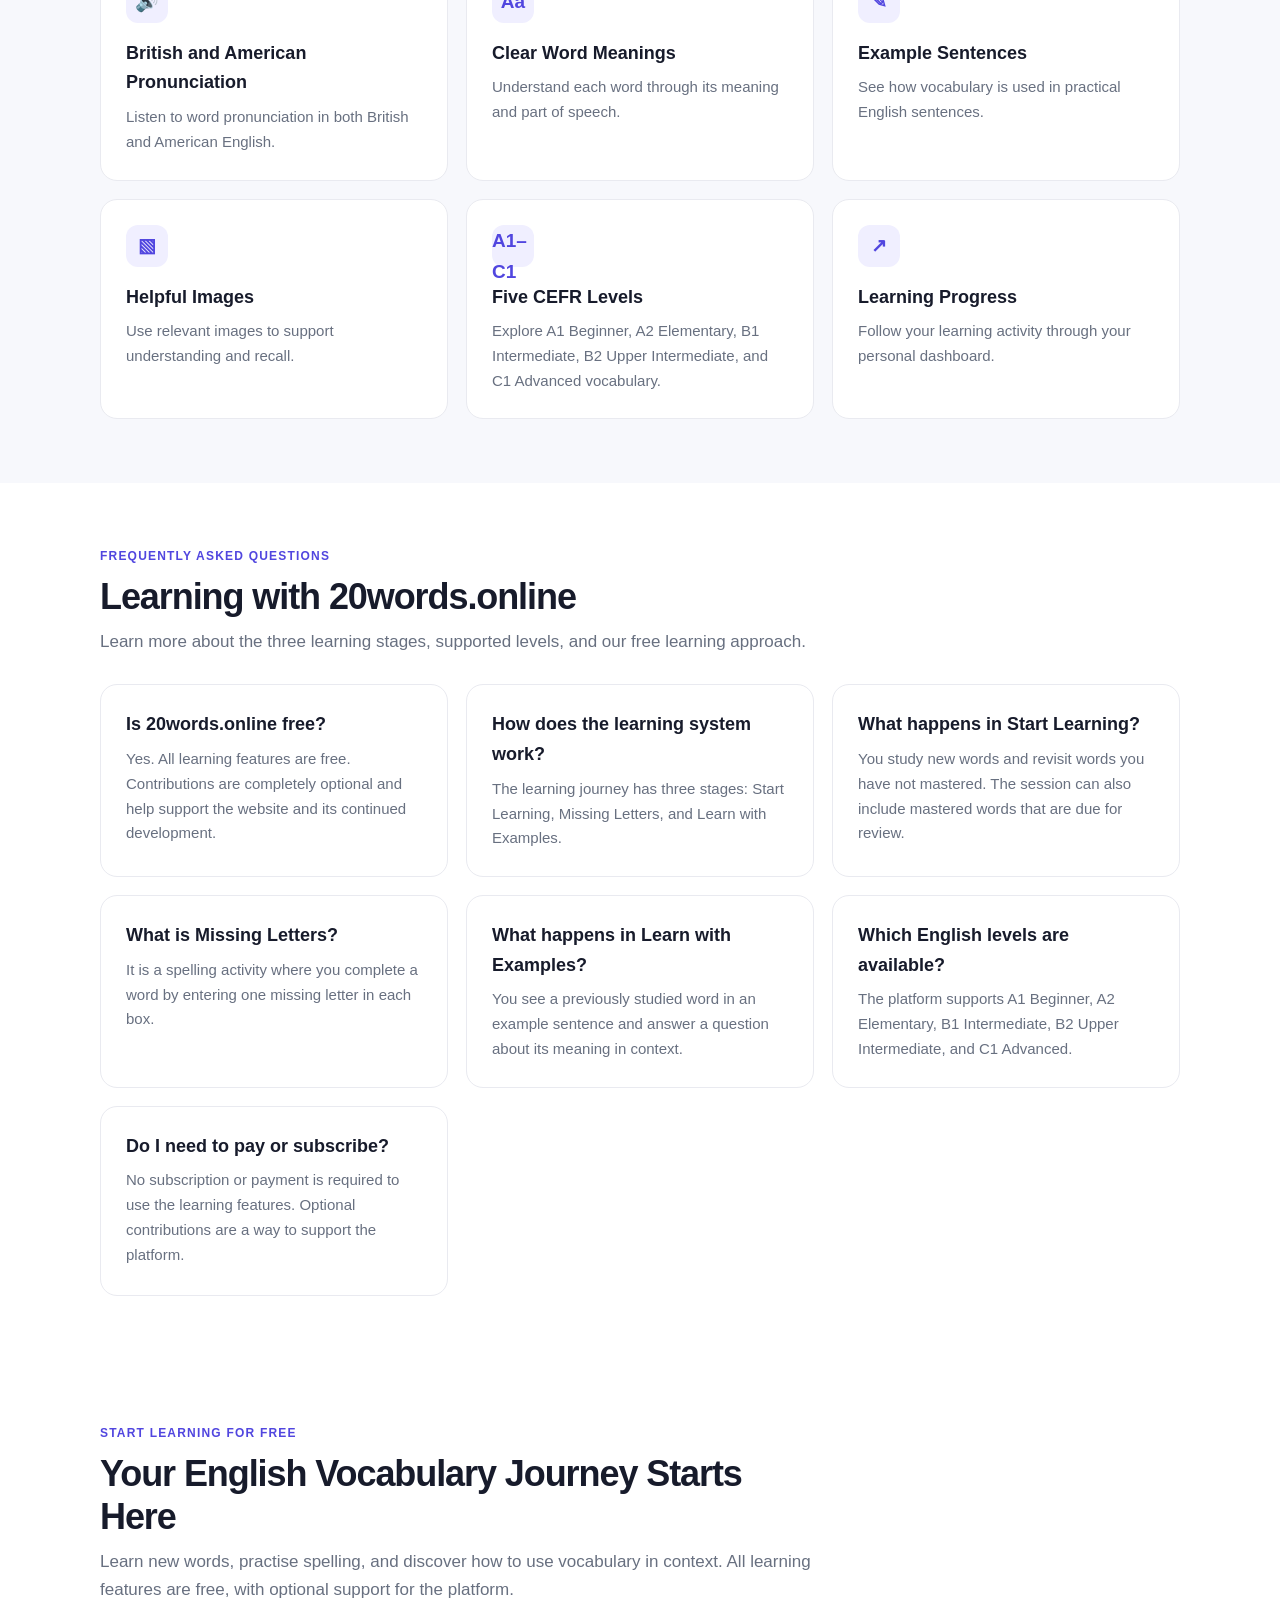
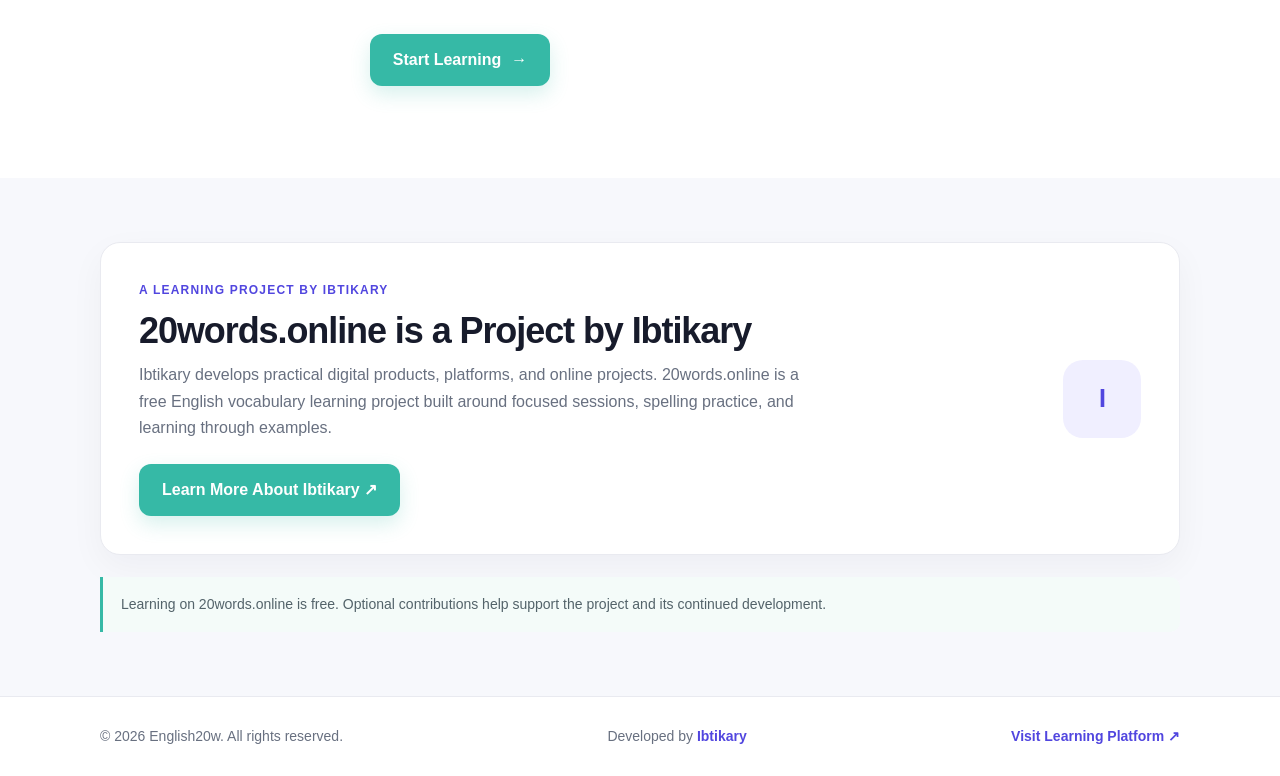
<file: index-20words-updated.html>
<!doctype html>
<html lang="en">
<head>
<meta charset="utf-8"/>
<meta content="width=device-width, initial-scale=1" name="viewport"/>
<meta content="#ffffff" name="theme-color"/>
<!-- Primary SEO -->
<title>20words.online | Free English Vocabulary Learning in Three Stages</title>
<meta content="Build your English vocabulary with a free three-stage learning system: learn words, practise spelling with Missing Letters, and understand vocabulary through interactive examples. Optional contributions support the platform." name="description"/>
<meta content="index,follow" name="robots"/>
<meta content="Ibtikary" name="author"/>
<link href="https://20words.online/" rel="canonical"/>
<!-- Open Graph -->
<meta content="website" property="og:type"/>
<meta content="20words.online" property="og:site_name"/>
<meta content="20words.online | A Smarter Way to Learn English Vocabulary" property="og:title"/>
<meta content="Learn new words, practise spelling, and understand vocabulary through examples. All learning features are free, with optional contributions to support the platform." property="og:description"/>
<meta content="https://20words.online/" property="og:url"/>
<!-- Twitter Card -->
<meta content="summary" name="twitter:card"/>
<meta content="20words.online | Free English Vocabulary Learning" name="twitter:title"/>
<meta content="Three connected learning stages: learn words, practise spelling, and understand vocabulary through examples. Completely free to use." name="twitter:description"/>
<!-- Structured Data: Website and Organization -->
<script type="application/ld+json">
  {
  "@context": "https://schema.org",
  "@graph": [
    {
      "@type": "WebSite",
      "@id": "https://20words.online/#website",
      "name": "20words.online",
      "url": "https://20words.online/",
      "description": "A free English vocabulary learning platform with three connected stages: vocabulary learning, Missing Letters spelling practice, and learning through examples.",
      "inLanguage": "en",
      "publisher": {
        "@id": "https://ibtikary.online/#organization"
      }
    },
    {
      "@type": "Organization",
      "@id": "https://ibtikary.online/#organization",
      "name": "Ibtikary",
      "url": "https://ibtikary.online/"
    }
  ]
}
  </script>
<!-- Structured Data: FAQ -->
<script type="application/ld+json">
  {
  "@context": "https://schema.org",
  "@type": "FAQPage",
  "mainEntity": [
    {
      "@type": "Question",
      "name": "Is 20words.online free to use?",
      "acceptedAnswer": {
        "@type": "Answer",
        "text": "Yes. All learning features are free. Contributions are optional and help support the platform and its continued development."
      }
    },
    {
      "@type": "Question",
      "name": "How does the learning system work?",
      "acceptedAnswer": {
        "@type": "Answer",
        "text": "Learning follows three connected stages: Start Learning to study vocabulary, Missing Letters to practise spelling, and Learn with Examples to understand words in sentences."
      }
    },
    {
      "@type": "Question",
      "name": "What happens in Start Learning?",
      "acceptedAnswer": {
        "@type": "Answer",
        "text": "A learning session combines new vocabulary with words that have not yet been mastered, and may include additional mastered words that are due for review."
      }
    },
    {
      "@type": "Question",
      "name": "What is Missing Letters?",
      "acceptedAnswer": {
        "@type": "Answer",
        "text": "Missing Letters is a spelling activity where learners complete a word by entering its missing letters, one letter in each box."
      }
    },
    {
      "@type": "Question",
      "name": "What is Learn with Examples?",
      "acceptedAnswer": {
        "@type": "Answer",
        "text": "Learn with Examples presents vocabulary in example sentences and asks learners to identify the meaning of a word in context."
      }
    },
    {
      "@type": "Question",
      "name": "Which English levels are supported?",
      "acceptedAnswer": {
        "@type": "Answer",
        "text": "The platform supports five CEFR levels: A1 Beginner, A2 Elementary, B1 Intermediate, B2 Upper Intermediate, and C1 Advanced."
      }
    },
    {
      "@type": "Question",
      "name": "Do I need to pay to access the learning sessions?",
      "acceptedAnswer": {
        "@type": "Answer",
        "text": "No. Learning is completely free. Any contribution to support the website is optional."
      }
    }
  ]
}
  </script>
<link href="style.css" rel="stylesheet"/>
</head>
<body>
<header class="topbar wrap" id="top">
<a aria-label="English20w landing page" class="brand" href="#top">
<img alt="20words.online – English vocabulary learning" class="brand-logo" src="20words-logo.png"/>
</a>
<a class="top-link" href="https://eng20w.com/">Visit Main Website ↗</a>
</header>
<main>
<!-- Hero -->
<section aria-labelledby="headline" class="hero wrap">
<div class="eyebrow">A FREE, FOCUSED WAY TO BUILD YOUR ENGLISH VOCABULARY</div>
<h1 id="headline">Learn English Vocabulary.<br/><span>Three Sessions. One Learning Journey.</span></h1>
<p class="intro">Learn new words, practise their spelling, and understand how to use them through examples. Follow a simple learning journey designed to help you build your vocabulary step by step.</p>
<div class="actions">
<a class="button" href="https://eng20w.com/">
          Start Learning <span aria-hidden="true">→</span>
</a>
<a class="button secondary" href="#how-it-works">
          How It Works
        </a>
</div>
</section>
<!-- Session overview -->
<section aria-labelledby="session-title" class="section soft" id="how-it-works">
<div class="wrap">
<div class="section-heading">
<div class="kicker">Your three-stage learning journey</div>
<h2 id="session-title">Learn Words. Practise. Use Them with Confidence.</h2>
<p class="section-lead">Move through three connected learning sessions. Each stage gives you a different way to work with the vocabulary you have studied.</p>
</div>
<div class="feature-grid"><article class="feature"><div aria-hidden="true" class="feature-icon">📚</div><h3>1. Start Learning</h3><p>Study vocabulary with clear meanings, helpful images, and British and American English pronunciation. Sessions combine new words with words you are still working to master, plus scheduled reviews when due.</p></article><article class="feature"><div aria-hidden="true" class="feature-icon">✍️</div><h3>2. Missing Letters</h3><p>Strengthen your spelling by completing words with missing letters. Enter one letter in each box and check your answer as you practise recalling each word.</p></article><article class="feature"><div aria-hidden="true" class="feature-icon">💡</div><h3>3. Learn with Examples</h3><p>See studied vocabulary in example sentences and answer questions about word meaning. Learn how words work in context, not just as isolated definitions.</p></article></div>
</div>
</section>
<!-- New word selection -->
<section aria-labelledby="new-words-title" class="section" id="new-words">
<div class="wrap">
<div class="section-heading">
<div class="kicker">Stage 1 · Start Learning</div>
<h2 id="new-words-title">Build Your Vocabulary One Session at a Time</h2>
<p class="section-lead">Learn useful English words selected for your current CEFR level, with opportunities to revisit vocabulary from lower levels.</p>
</div>
<div class="about-card"><p><strong>A focused session. </strong>The core learning session selects up to 20 words, combining new vocabulary with words you have not mastered yet.</p><p><strong>Extra review when due. </strong>The session can include up to 10 additional mastered words when their scheduled review date arrives.</p><p><strong>A level-aware selection. </strong>New words are selected from your current CEFR level and lower levels, helping you strengthen your vocabulary step by step.</p></div>
</div>
</section>
<!-- Unmastered words -->
<section aria-labelledby="unmastered-title" class="section soft" id="unmastered-words">
<div class="wrap">
<div class="section-heading">
<div class="kicker">Stage 2 · Missing Letters</div>
<h2 id="unmastered-title">Turn Word Recognition into Spelling Practice</h2>
<p class="section-lead">Practise recalling how words are written by filling in the missing letters. The activity gives previously studied vocabulary another way to become familiar.</p>
</div>
<div class="feature-grid"><article class="feature"><div aria-hidden="true" class="feature-icon">✍️</div><h3>Complete the Word</h3><p>Each exercise shows a word with selected letters missing.</p></article><article class="feature"><div aria-hidden="true" class="feature-icon">▢</div><h3>One Letter per Box</h3><p>Enter one letter in each separate box to complete the spelling.</p></article><article class="feature"><div aria-hidden="true" class="feature-icon">↻</div><h3>Practise Recall</h3><p>Check your answer and keep practising the vocabulary you have already studied.</p></article></div>
</div>
</section>
<!-- Spaced repetition -->
<section aria-labelledby="review-title" class="section" id="spaced-repetition">
<div class="wrap">
<div class="section-heading">
<div class="kicker">Stage 3 · Learn with Examples</div>
<h2 id="review-title">Understand Words in Real Sentence Context</h2>
<p class="section-lead">Move beyond memorising a word. Read an example sentence, focus on the highlighted vocabulary, and answer a question about what the word means in that context.</p>
</div>
<div class="feature-grid"><article class="feature"><div aria-hidden="true" class="feature-icon">Aa</div><h3>See the Word in Context</h3><p>Study a complete sentence that uses a word you have learned.</p></article><article class="feature"><div aria-hidden="true" class="feature-icon">✓</div><h3>Think About Meaning</h3><p>Choose the explanation that best matches the word as it is used in the sentence.</p></article><article class="feature"><div aria-hidden="true" class="feature-icon">10</div><h3>A Focused Practice Session</h3><p>Work through a set of examples selected from vocabulary you have previously studied.</p></article></div>

</div>
</section>
<!-- Learning features -->
<section aria-labelledby="features-title" class="section soft" id="learning-features">
<div class="wrap">
<div class="section-heading">
<div class="kicker">A supportive learning experience</div>
<h2 id="features-title">Useful Tools for Every Word</h2>
<p class="section-lead">Explore vocabulary with learning aids that help you understand pronunciation, meaning, spelling, and usage.</p>
</div>
<div class="feature-grid">
<article class="feature">
<div aria-hidden="true" class="feature-icon">🔊</div>
<h3>British and American Pronunciation</h3>
<p>Listen to word pronunciation in both British and American English.</p>
</article>
<article class="feature">
<div aria-hidden="true" class="feature-icon">Aa</div>
<h3>Clear Word Meanings</h3>
<p>Understand each word through its meaning and part of speech.</p>
</article>
<article class="feature">
<div aria-hidden="true" class="feature-icon">✎</div>
<h3>Example Sentences</h3>
<p>See how vocabulary is used in practical English sentences.</p>
</article>
<article class="feature">
<div aria-hidden="true" class="feature-icon">▧</div>
<h3>Helpful Images</h3>
<p>Use relevant images to support understanding and recall.</p>
</article>
<article class="feature">
<div aria-hidden="true" class="feature-icon">A1–C1</div>
<h3>Five CEFR Levels</h3>
<p>Explore A1 Beginner, A2 Elementary, B1 Intermediate, B2 Upper Intermediate, and C1 Advanced vocabulary.</p>
</article>
<article class="feature">
<div aria-hidden="true" class="feature-icon">↗</div>
<h3>Learning Progress</h3>
<p>Follow your learning activity through your personal dashboard.</p>
</article>
</div>
</div>
</section>
<!-- FAQ -->
<section aria-labelledby="faq-title" class="section" id="faq">
<div class="wrap">
<div class="section-heading">
<div class="kicker">Frequently asked questions</div>
<h2 id="faq-title">Learning with 20words.online</h2>
<p class="section-lead">Learn more about the three learning stages, supported levels, and our free learning approach.</p>
</div>
<div class="feature-grid"><article class="feature"><h3>Is 20words.online free?</h3><p>Yes. All learning features are free. Contributions are completely optional and help support the website and its continued development.</p></article><article class="feature"><h3>How does the learning system work?</h3><p>The learning journey has three stages: Start Learning, Missing Letters, and Learn with Examples.</p></article><article class="feature"><h3>What happens in Start Learning?</h3><p>You study new words and revisit words you have not mastered. The session can also include mastered words that are due for review.</p></article><article class="feature"><h3>What is Missing Letters?</h3><p>It is a spelling activity where you complete a word by entering one missing letter in each box.</p></article><article class="feature"><h3>What happens in Learn with Examples?</h3><p>You see a previously studied word in an example sentence and answer a question about its meaning in context.</p></article><article class="feature"><h3>Which English levels are available?</h3><p>The platform supports A1 Beginner, A2 Elementary, B1 Intermediate, B2 Upper Intermediate, and C1 Advanced.</p></article><article class="feature"><h3>Do I need to pay or subscribe?</h3><p>No subscription or payment is required to use the learning features. Optional contributions are a way to support the platform.</p></article></div>
</div>
</section>
<!-- CTA -->
<section aria-labelledby="cta-title" class="section" id="get-started">
<div class="wrap">
<div class="section-heading">
<div class="kicker">Start learning for free</div>
<h2 id="cta-title">Your English Vocabulary Journey Starts Here</h2>
<p class="section-lead">Learn new words, practise spelling, and discover how to use vocabulary in context. All learning features are free, with optional support for the platform.</p>
<div class="actions">
<a class="button" href="https://eng20w.com/">
              Start Learning <span aria-hidden="true">→</span>
</a>
</div>
</div>
</div>
</section>
<!-- Project ownership -->
<section aria-labelledby="project-title" class="section soft" id="ibtikary">
<div class="wrap">
<div class="project-card">
<div class="project-copy">
<div class="kicker">A learning project by Ibtikary</div>
<h2 id="project-title">20words.online is a Project by Ibtikary</h2>
<p>Ibtikary develops practical digital products, platforms, and online projects. 20words.online is a free English vocabulary learning project built around focused sessions, spelling practice, and learning through examples.</p>
<div class="project-link">
<a class="button" href="https://ibtikary.online/" rel="noopener noreferrer" target="_blank">
                Learn More About Ibtikary ↗
              </a>
</div>
</div>
<div aria-label="Ibtikary" class="ibtikary-mark">I</div>
</div>
<div class="trust-note">Learning on 20words.online is free. Optional contributions help support the project and its continued development.</div>
</div>
</section>
</main>
<footer class="footer">
<div class="wrap footer-inner">
<span>© <span id="year">2026</span> English20w. All rights reserved.</span>
<span>Developed by <a href="https://ibtikary.online/" rel="noopener noreferrer" target="_blank">Ibtikary</a></span>
<a href="https://eng20w.com/">Visit Learning Platform ↗</a>
</div>
</footer>
</body>
</html>
</file>
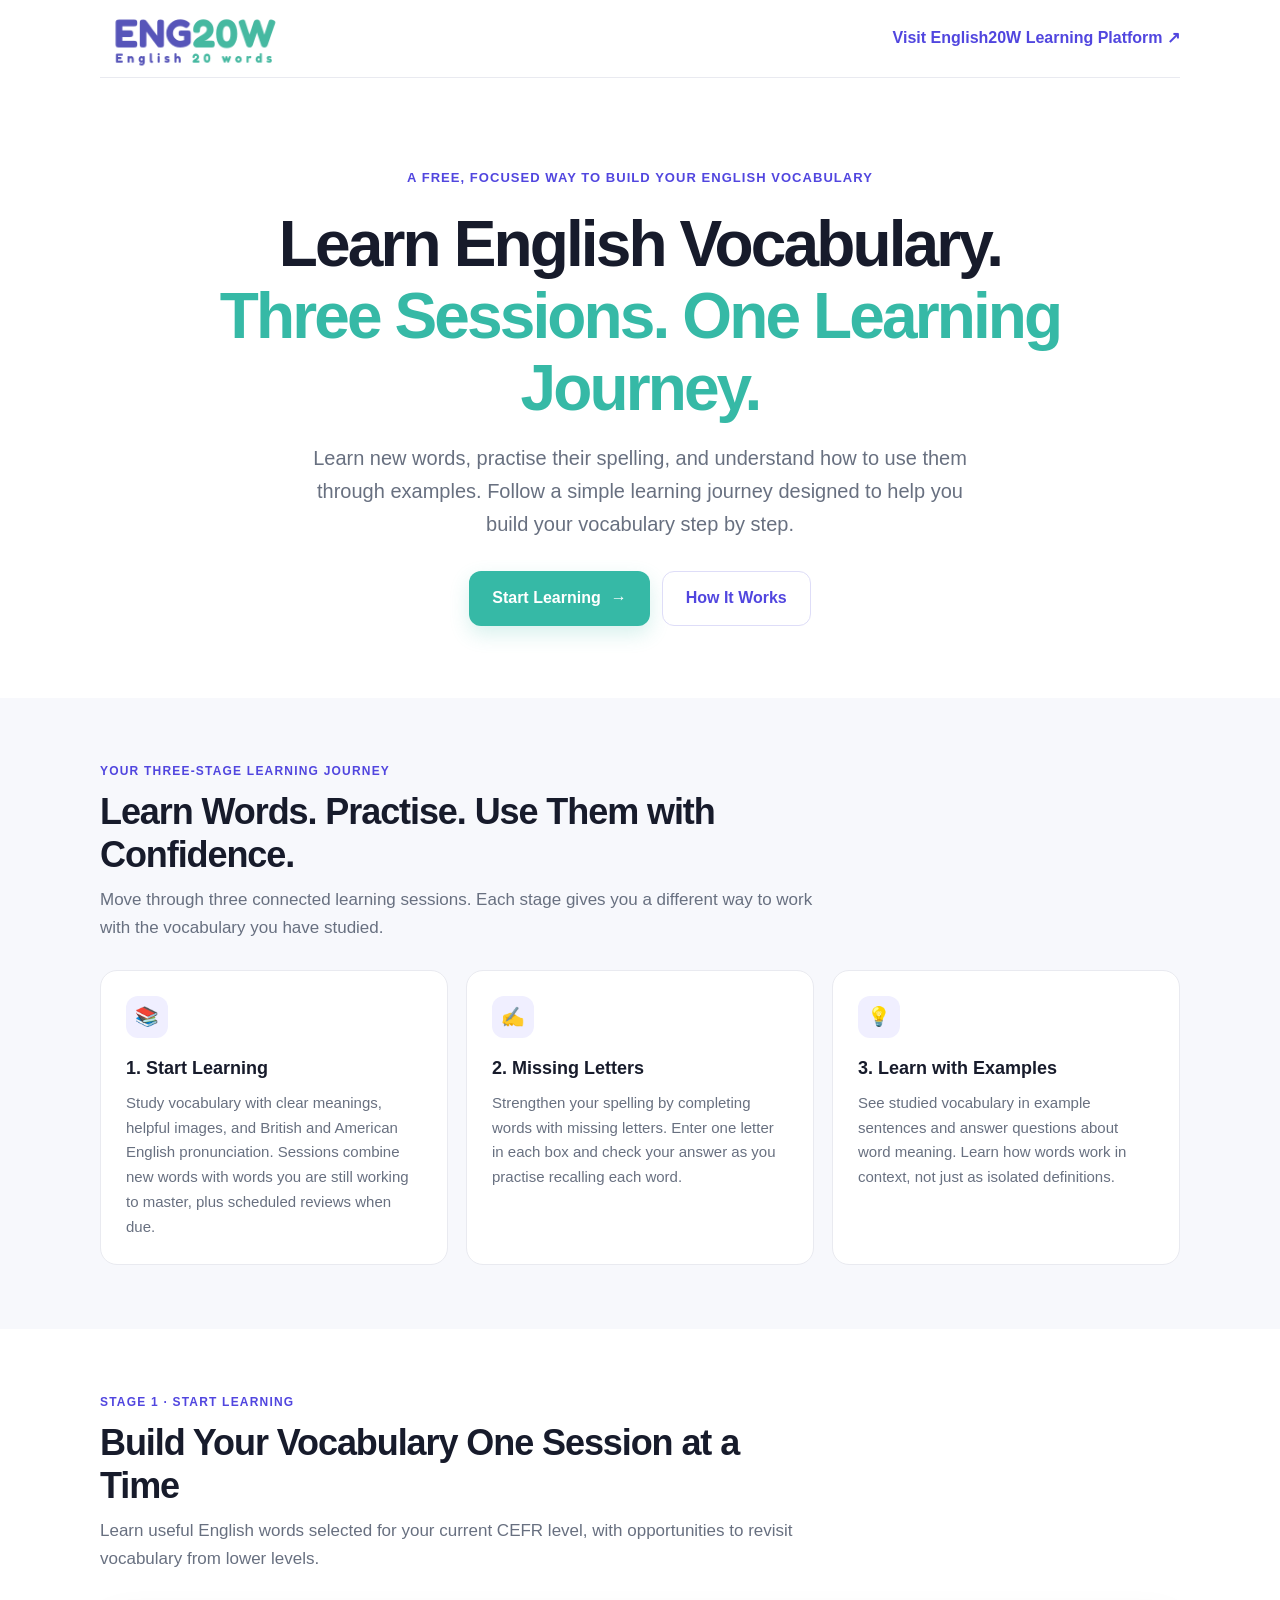
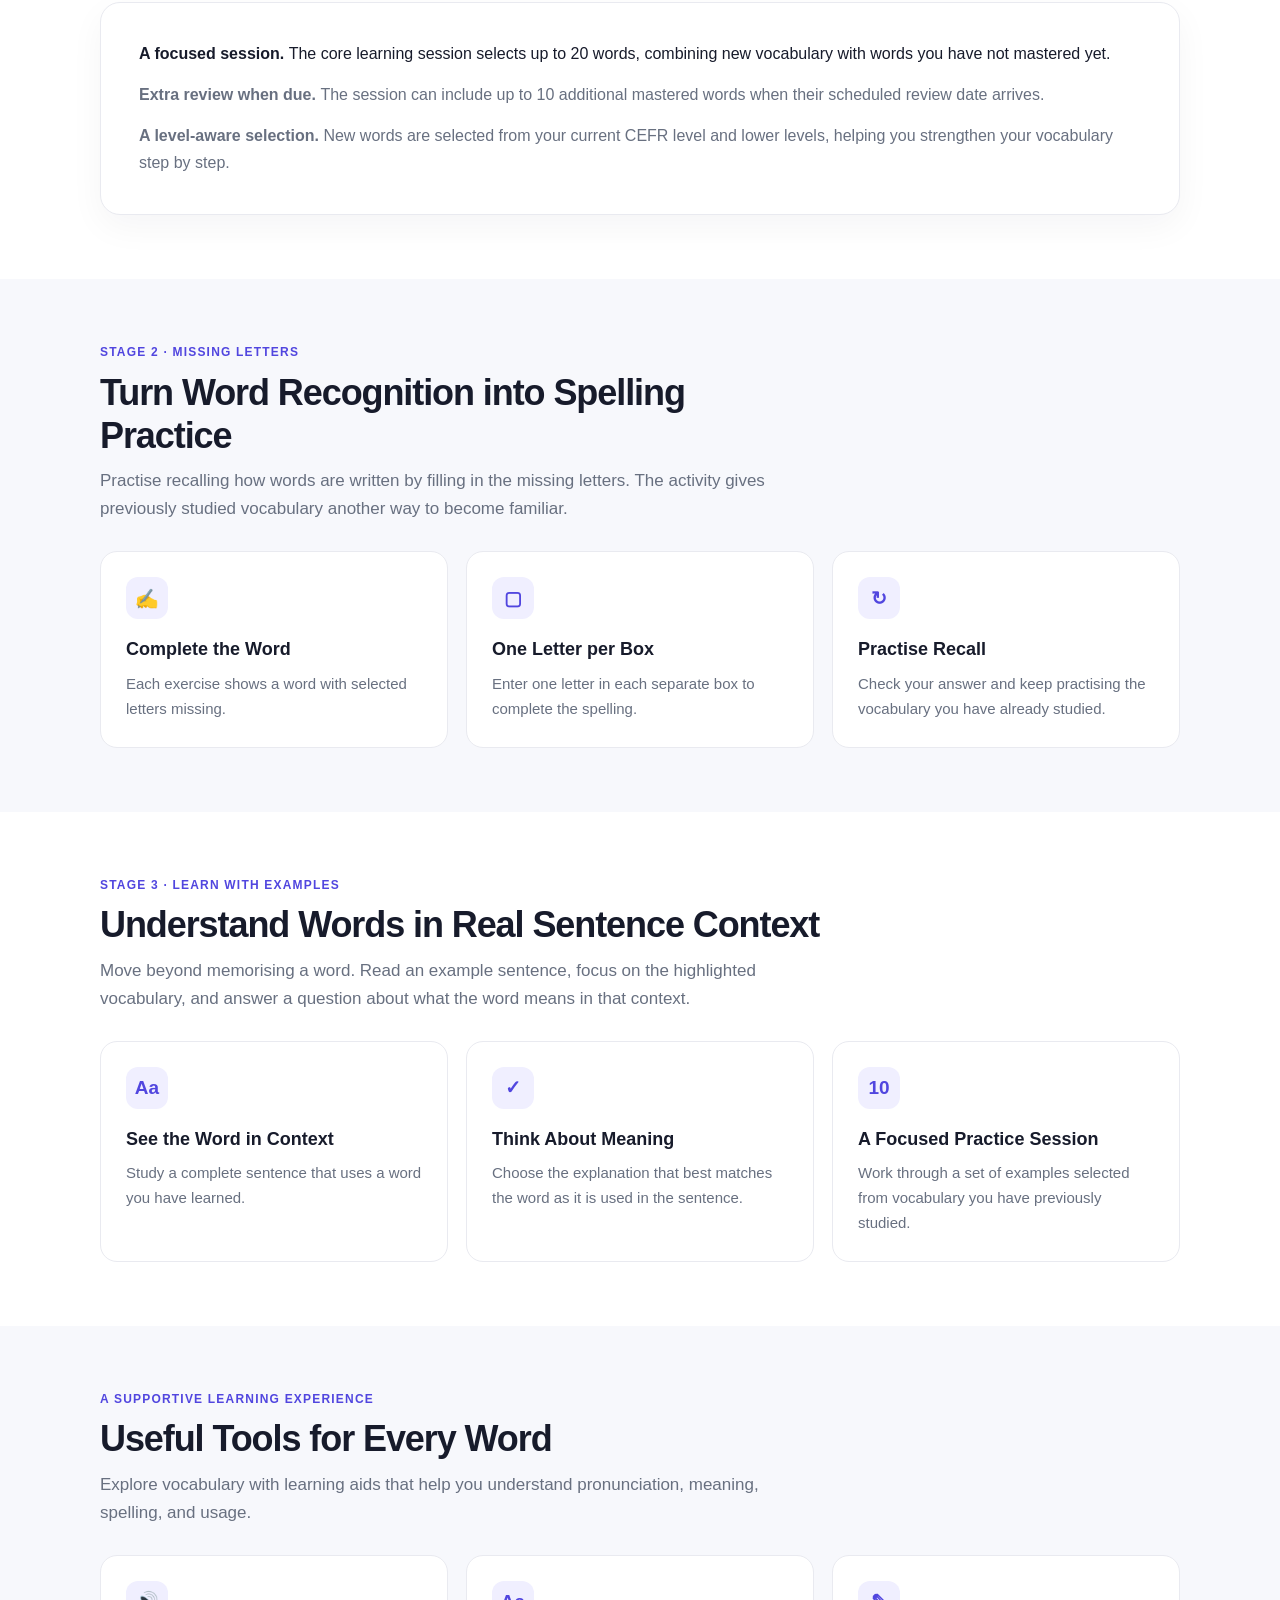
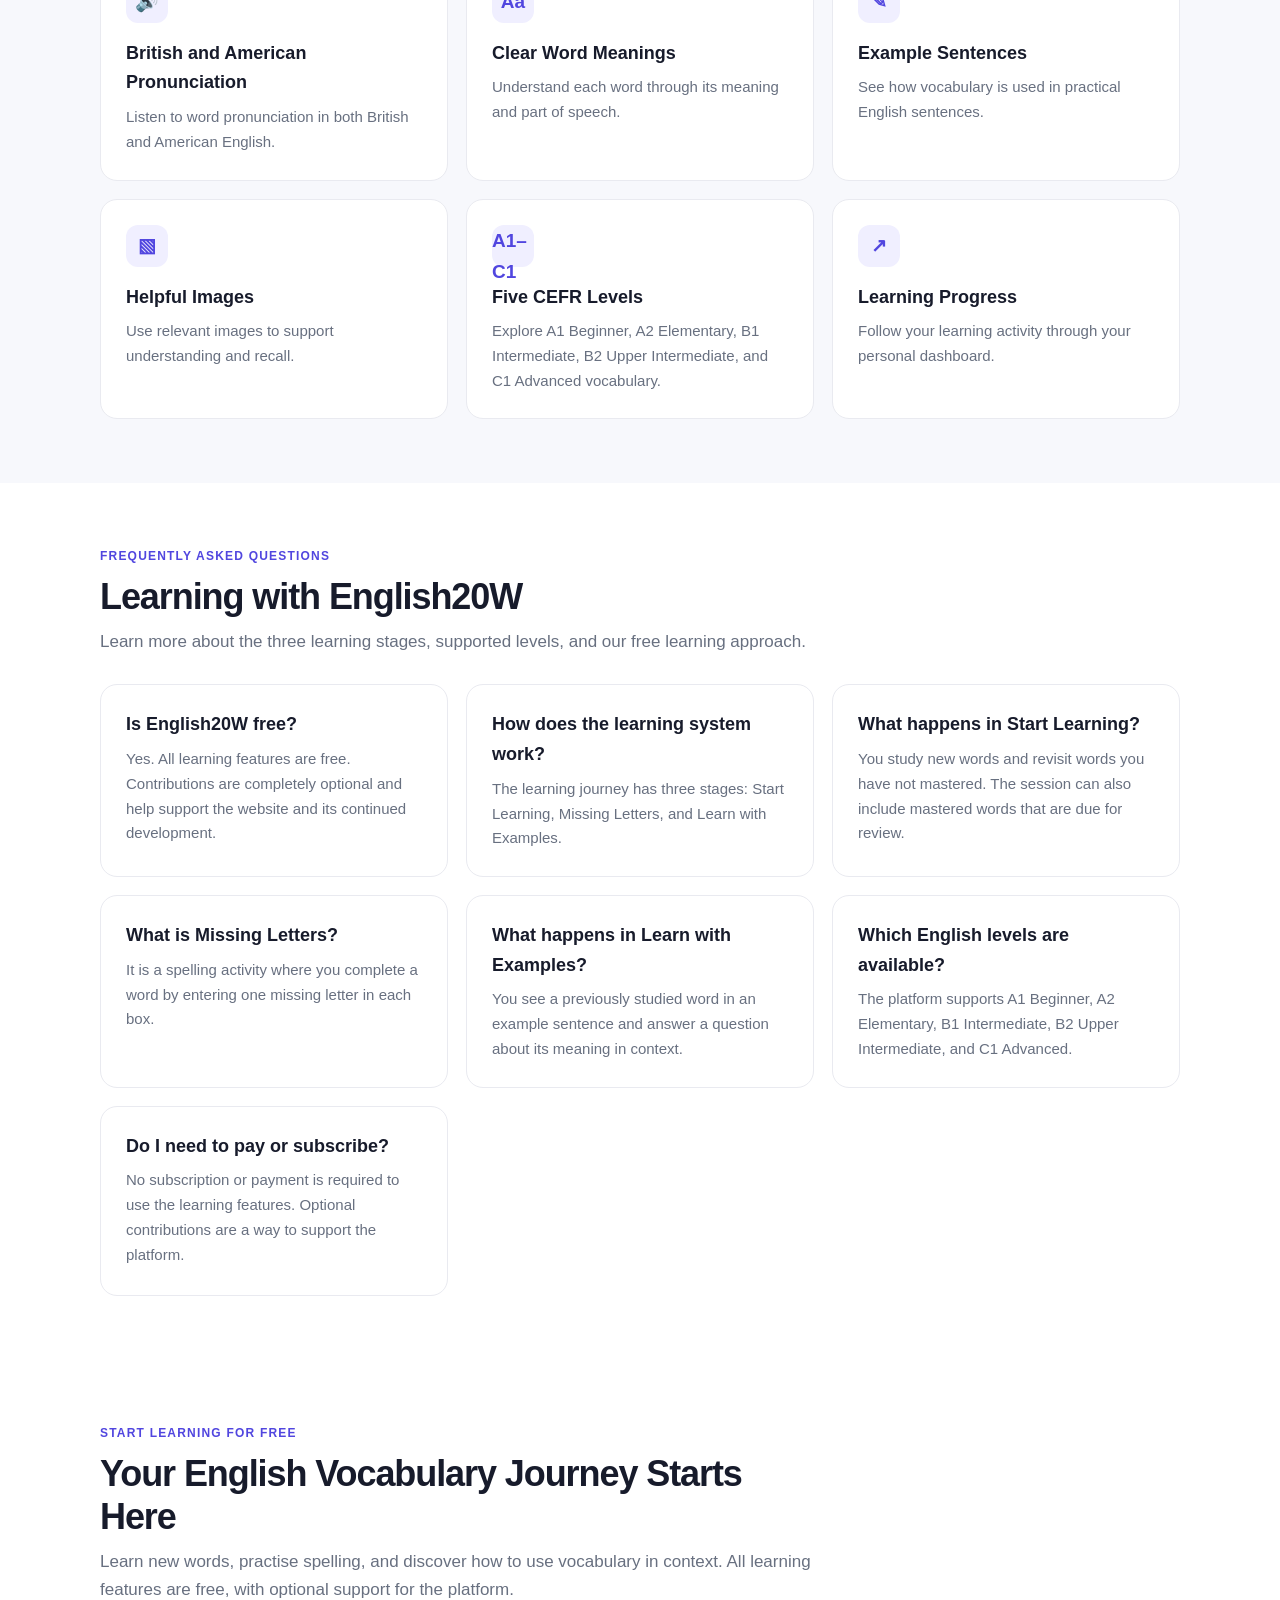
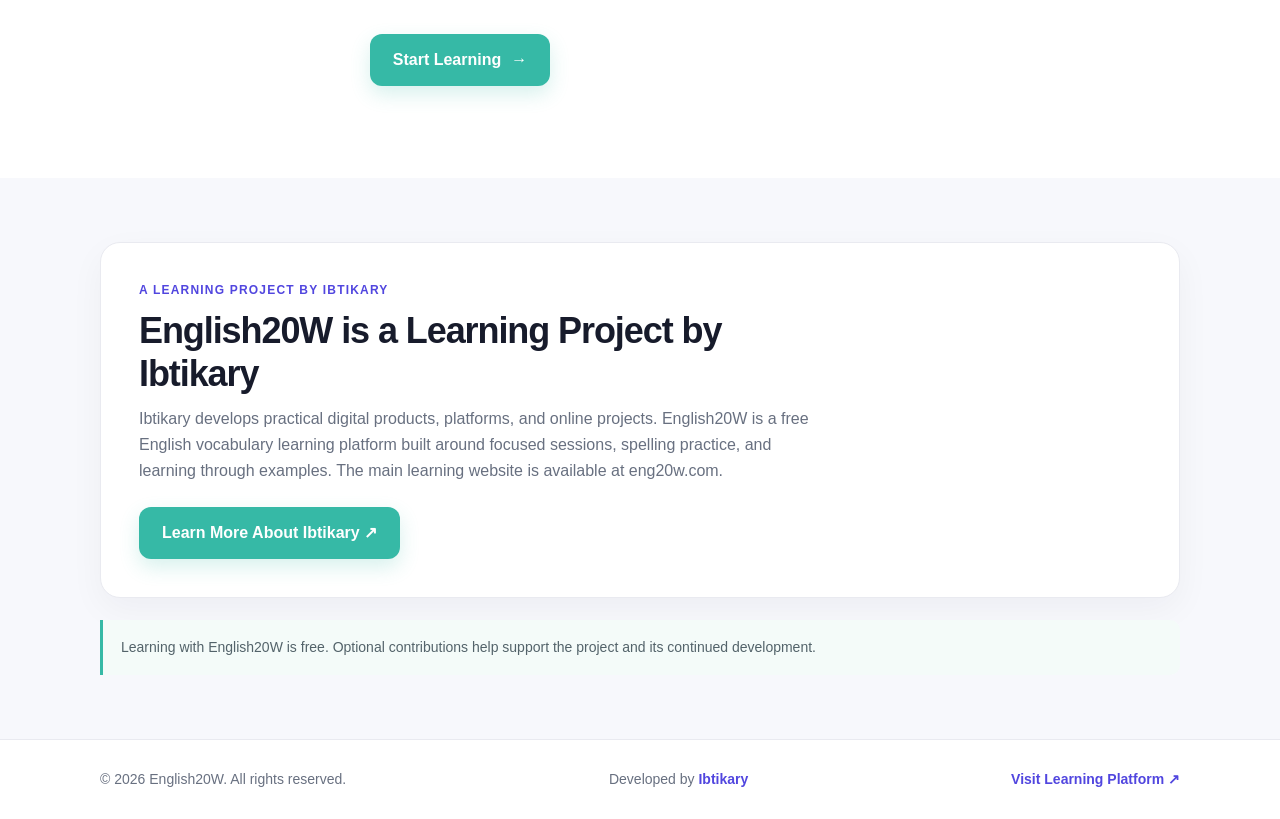
<file: index-english20w-seo-updated.html>
<!doctype html>
<html lang="en">
<head>
<meta charset="utf-8"/>
<meta content="width=device-width, initial-scale=1" name="viewport"/>
<meta content="#ffffff" name="theme-color"/>
<!-- Primary SEO -->
<title>English20W | Free English Vocabulary Learning in Three Stages</title>
<meta content="English20W is a free English vocabulary learning platform by Ibtikary. Learn words, practise spelling with Missing Letters, and understand vocabulary through interactive examples across CEFR levels A1–C1. Optional contributions support the platform." name="description"/>
<meta content="index,follow" name="robots"/>
<meta content="Ibtikary" name="author"/>
<link href="https://20words.online/" rel="canonical"/>
<!-- Open Graph -->
<meta content="website" property="og:type"/>
<meta content="English20W" property="og:site_name"/>
<meta content="English20W | Free English Vocabulary Learning in Three Stages" property="og:title"/>
<meta content="Learn new words, practise spelling, and understand vocabulary through examples. All learning features are free, with optional contributions to support the platform." property="og:description"/>
<meta content="https://20words.online/" property="og:url"/>
<!-- Twitter Card -->
<meta content="summary" name="twitter:card"/>
<meta content="English20W | Free English Vocabulary Learning" name="twitter:title"/>
<meta content="Three connected learning stages: learn words, practise spelling, and understand vocabulary through examples. Completely free to use." name="twitter:description"/>
<!-- Structured Data: Website and Organization -->
<script type="application/ld+json">
  {
  "@context": "https://schema.org",
  "@graph": [
    {
      "@type": "WebSite",
      "@id": "https://20words.online/#website",
      "name": "English20W",
      "alternateName": "English 20 Words",
      "url": "https://20words.online/",
      "description": "English20W is a free English vocabulary learning platform by Ibtikary. It offers three connected learning stages: vocabulary learning, Missing Letters spelling practice, and learning through examples. The main learning platform is available at https://eng20w.com/.",
      "inLanguage": "en",
      "publisher": {
        "@id": "https://ibtikary.online/#organization"
      }
    },
    {
      "@type": "Organization",
      "@id": "https://ibtikary.online/#organization",
      "name": "Ibtikary",
      "url": "https://ibtikary.online/"
    }
  ]
}
  </script>
<!-- Structured Data: FAQ -->
<script type="application/ld+json">
  {
  "@context": "https://schema.org",
  "@type": "FAQPage",
  "mainEntity": [
    {
      "@type": "Question",
      "name": "Is English20W free to use?",
      "acceptedAnswer": {
        "@type": "Answer",
        "text": "Yes. All learning features are free. Contributions are optional and help support the platform and its continued development."
      }
    },
    {
      "@type": "Question",
      "name": "How does the English20W learning system work?",
      "acceptedAnswer": {
        "@type": "Answer",
        "text": "Learning follows three connected stages: Start Learning to study vocabulary, Missing Letters to practise spelling, and Learn with Examples to understand words in sentences."
      }
    },
    {
      "@type": "Question",
      "name": "What happens in Start Learning?",
      "acceptedAnswer": {
        "@type": "Answer",
        "text": "A learning session combines new vocabulary with words that have not yet been mastered, and may include additional mastered words that are due for review."
      }
    },
    {
      "@type": "Question",
      "name": "What is Missing Letters?",
      "acceptedAnswer": {
        "@type": "Answer",
        "text": "Missing Letters is a spelling activity where learners complete a word by entering its missing letters, one letter in each box."
      }
    },
    {
      "@type": "Question",
      "name": "What is Learn with Examples?",
      "acceptedAnswer": {
        "@type": "Answer",
        "text": "Learn with Examples presents vocabulary in example sentences and asks learners to identify the meaning of a word in context."
      }
    },
    {
      "@type": "Question",
      "name": "Which English levels are supported?",
      "acceptedAnswer": {
        "@type": "Answer",
        "text": "The platform supports five CEFR levels: A1 Beginner, A2 Elementary, B1 Intermediate, B2 Upper Intermediate, and C1 Advanced."
      }
    },
    {
      "@type": "Question",
      "name": "Do I need to pay to access the learning sessions?",
      "acceptedAnswer": {
        "@type": "Answer",
        "text": "No. Learning is completely free. Any contribution to support the website is optional."
      }
    }
  ]
}
  </script>
<link href="style.css" rel="stylesheet"/>
</head>
<body>
<header class="topbar wrap" id="top">
<a aria-label="English20W website" class="brand" href="#top">
<img alt="English20W – English vocabulary learning" class="brand-logo" src="20words-logo.png"/>
</a>
<a class="top-link" href="https://eng20w.com/">Visit English20W Learning Platform ↗</a>
</header>
<main>
<!-- Hero -->
<section aria-labelledby="headline" class="hero wrap">
<div class="eyebrow">A FREE, FOCUSED WAY TO BUILD YOUR ENGLISH VOCABULARY</div>
<h1 id="headline">Learn English Vocabulary.<br/><span>Three Sessions. One Learning Journey.</span></h1>
<p class="intro">Learn new words, practise their spelling, and understand how to use them through examples. Follow a simple learning journey designed to help you build your vocabulary step by step.</p>
<div class="actions">
<a class="button" href="https://eng20w.com/">
          Start Learning <span aria-hidden="true">→</span>
</a>
<a class="button secondary" href="#how-it-works">
          How It Works
        </a>
</div>
</section>
<!-- Session overview -->
<section aria-labelledby="session-title" class="section soft" id="how-it-works">
<div class="wrap">
<div class="section-heading">
<div class="kicker">Your three-stage learning journey</div>
<h2 id="session-title">Learn Words. Practise. Use Them with Confidence.</h2>
<p class="section-lead">Move through three connected learning sessions. Each stage gives you a different way to work with the vocabulary you have studied.</p>
</div>
<div class="feature-grid"><article class="feature"><div aria-hidden="true" class="feature-icon">📚</div><h3>1. Start Learning</h3><p>Study vocabulary with clear meanings, helpful images, and British and American English pronunciation. Sessions combine new words with words you are still working to master, plus scheduled reviews when due.</p></article><article class="feature"><div aria-hidden="true" class="feature-icon">✍️</div><h3>2. Missing Letters</h3><p>Strengthen your spelling by completing words with missing letters. Enter one letter in each box and check your answer as you practise recalling each word.</p></article><article class="feature"><div aria-hidden="true" class="feature-icon">💡</div><h3>3. Learn with Examples</h3><p>See studied vocabulary in example sentences and answer questions about word meaning. Learn how words work in context, not just as isolated definitions.</p></article></div>
</div>
</section>
<!-- New word selection -->
<section aria-labelledby="new-words-title" class="section" id="new-words">
<div class="wrap">
<div class="section-heading">
<div class="kicker">Stage 1 · Start Learning</div>
<h2 id="new-words-title">Build Your Vocabulary One Session at a Time</h2>
<p class="section-lead">Learn useful English words selected for your current CEFR level, with opportunities to revisit vocabulary from lower levels.</p>
</div>
<div class="about-card"><p><strong>A focused session. </strong>The core learning session selects up to 20 words, combining new vocabulary with words you have not mastered yet.</p><p><strong>Extra review when due. </strong>The session can include up to 10 additional mastered words when their scheduled review date arrives.</p><p><strong>A level-aware selection. </strong>New words are selected from your current CEFR level and lower levels, helping you strengthen your vocabulary step by step.</p></div>
</div>
</section>
<!-- Unmastered words -->
<section aria-labelledby="unmastered-title" class="section soft" id="unmastered-words">
<div class="wrap">
<div class="section-heading">
<div class="kicker">Stage 2 · Missing Letters</div>
<h2 id="unmastered-title">Turn Word Recognition into Spelling Practice</h2>
<p class="section-lead">Practise recalling how words are written by filling in the missing letters. The activity gives previously studied vocabulary another way to become familiar.</p>
</div>
<div class="feature-grid"><article class="feature"><div aria-hidden="true" class="feature-icon">✍️</div><h3>Complete the Word</h3><p>Each exercise shows a word with selected letters missing.</p></article><article class="feature"><div aria-hidden="true" class="feature-icon">▢</div><h3>One Letter per Box</h3><p>Enter one letter in each separate box to complete the spelling.</p></article><article class="feature"><div aria-hidden="true" class="feature-icon">↻</div><h3>Practise Recall</h3><p>Check your answer and keep practising the vocabulary you have already studied.</p></article></div>
</div>
</section>
<!-- Spaced repetition -->
<section aria-labelledby="review-title" class="section" id="spaced-repetition">
<div class="wrap">
<div class="section-heading">
<div class="kicker">Stage 3 · Learn with Examples</div>
<h2 id="review-title">Understand Words in Real Sentence Context</h2>
<p class="section-lead">Move beyond memorising a word. Read an example sentence, focus on the highlighted vocabulary, and answer a question about what the word means in that context.</p>
</div>
<div class="feature-grid"><article class="feature"><div aria-hidden="true" class="feature-icon">Aa</div><h3>See the Word in Context</h3><p>Study a complete sentence that uses a word you have learned.</p></article><article class="feature"><div aria-hidden="true" class="feature-icon">✓</div><h3>Think About Meaning</h3><p>Choose the explanation that best matches the word as it is used in the sentence.</p></article><article class="feature"><div aria-hidden="true" class="feature-icon">10</div><h3>A Focused Practice Session</h3><p>Work through a set of examples selected from vocabulary you have previously studied.</p></article></div>

</div>
</section>
<!-- Learning features -->
<section aria-labelledby="features-title" class="section soft" id="learning-features">
<div class="wrap">
<div class="section-heading">
<div class="kicker">A supportive learning experience</div>
<h2 id="features-title">Useful Tools for Every Word</h2>
<p class="section-lead">Explore vocabulary with learning aids that help you understand pronunciation, meaning, spelling, and usage.</p>
</div>
<div class="feature-grid">
<article class="feature">
<div aria-hidden="true" class="feature-icon">🔊</div>
<h3>British and American Pronunciation</h3>
<p>Listen to word pronunciation in both British and American English.</p>
</article>
<article class="feature">
<div aria-hidden="true" class="feature-icon">Aa</div>
<h3>Clear Word Meanings</h3>
<p>Understand each word through its meaning and part of speech.</p>
</article>
<article class="feature">
<div aria-hidden="true" class="feature-icon">✎</div>
<h3>Example Sentences</h3>
<p>See how vocabulary is used in practical English sentences.</p>
</article>
<article class="feature">
<div aria-hidden="true" class="feature-icon">▧</div>
<h3>Helpful Images</h3>
<p>Use relevant images to support understanding and recall.</p>
</article>
<article class="feature">
<div aria-hidden="true" class="feature-icon">A1–C1</div>
<h3>Five CEFR Levels</h3>
<p>Explore A1 Beginner, A2 Elementary, B1 Intermediate, B2 Upper Intermediate, and C1 Advanced vocabulary.</p>
</article>
<article class="feature">
<div aria-hidden="true" class="feature-icon">↗</div>
<h3>Learning Progress</h3>
<p>Follow your learning activity through your personal dashboard.</p>
</article>
</div>
</div>
</section>
<!-- FAQ -->
<section aria-labelledby="faq-title" class="section" id="faq">
<div class="wrap">
<div class="section-heading">
<div class="kicker">Frequently asked questions</div>
<h2 id="faq-title">Learning with English20W</h2>
<p class="section-lead">Learn more about the three learning stages, supported levels, and our free learning approach.</p>
</div>
<div class="feature-grid"><article class="feature"><h3>Is English20W free?</h3><p>Yes. All learning features are free. Contributions are completely optional and help support the website and its continued development.</p></article><article class="feature"><h3>How does the learning system work?</h3><p>The learning journey has three stages: Start Learning, Missing Letters, and Learn with Examples.</p></article><article class="feature"><h3>What happens in Start Learning?</h3><p>You study new words and revisit words you have not mastered. The session can also include mastered words that are due for review.</p></article><article class="feature"><h3>What is Missing Letters?</h3><p>It is a spelling activity where you complete a word by entering one missing letter in each box.</p></article><article class="feature"><h3>What happens in Learn with Examples?</h3><p>You see a previously studied word in an example sentence and answer a question about its meaning in context.</p></article><article class="feature"><h3>Which English levels are available?</h3><p>The platform supports A1 Beginner, A2 Elementary, B1 Intermediate, B2 Upper Intermediate, and C1 Advanced.</p></article><article class="feature"><h3>Do I need to pay or subscribe?</h3><p>No subscription or payment is required to use the learning features. Optional contributions are a way to support the platform.</p></article></div>
</div>
</section>
<!-- CTA -->
<section aria-labelledby="cta-title" class="section" id="get-started">
<div class="wrap">
<div class="section-heading">
<div class="kicker">Start learning for free</div>
<h2 id="cta-title">Your English Vocabulary Journey Starts Here</h2>
<p class="section-lead">Learn new words, practise spelling, and discover how to use vocabulary in context. All learning features are free, with optional support for the platform.</p>
<div class="actions">
<a class="button" href="https://eng20w.com/">
              Start Learning <span aria-hidden="true">→</span>
</a>
</div>
</div>
</div>
</section>
<!-- Project ownership -->
<section aria-labelledby="project-title" class="section soft" id="ibtikary">
<div class="wrap">
<div class="project-card">
<div class="project-copy">
<div class="kicker">A learning project by Ibtikary</div>
<h2 id="project-title">English20W is a Learning Project by Ibtikary</h2>
<p>Ibtikary develops practical digital products, platforms, and online projects. English20W is a free English vocabulary learning platform built around focused sessions, spelling practice, and learning through examples. The main learning website is available at eng20w.com.</p>
<div class="project-link">
<a class="button" href="https://ibtikary.online/" rel="noopener noreferrer" target="_blank">
                Learn More About Ibtikary ↗
              </a>
</div>
</div>
</div>
<div class="trust-note">Learning with English20W is free. Optional contributions help support the project and its continued development.</div>
</div>
</section>
</main>
<footer class="footer">
<div class="wrap footer-inner">
<span>© <span id="year">2026</span> English20W. All rights reserved.</span>
<span>Developed by <a href="https://ibtikary.online/" rel="noopener noreferrer" target="_blank">Ibtikary</a></span>
<a href="https://eng20w.com/">Visit Learning Platform ↗</a>
</div>
</footer>
</body>
</html>
</file>
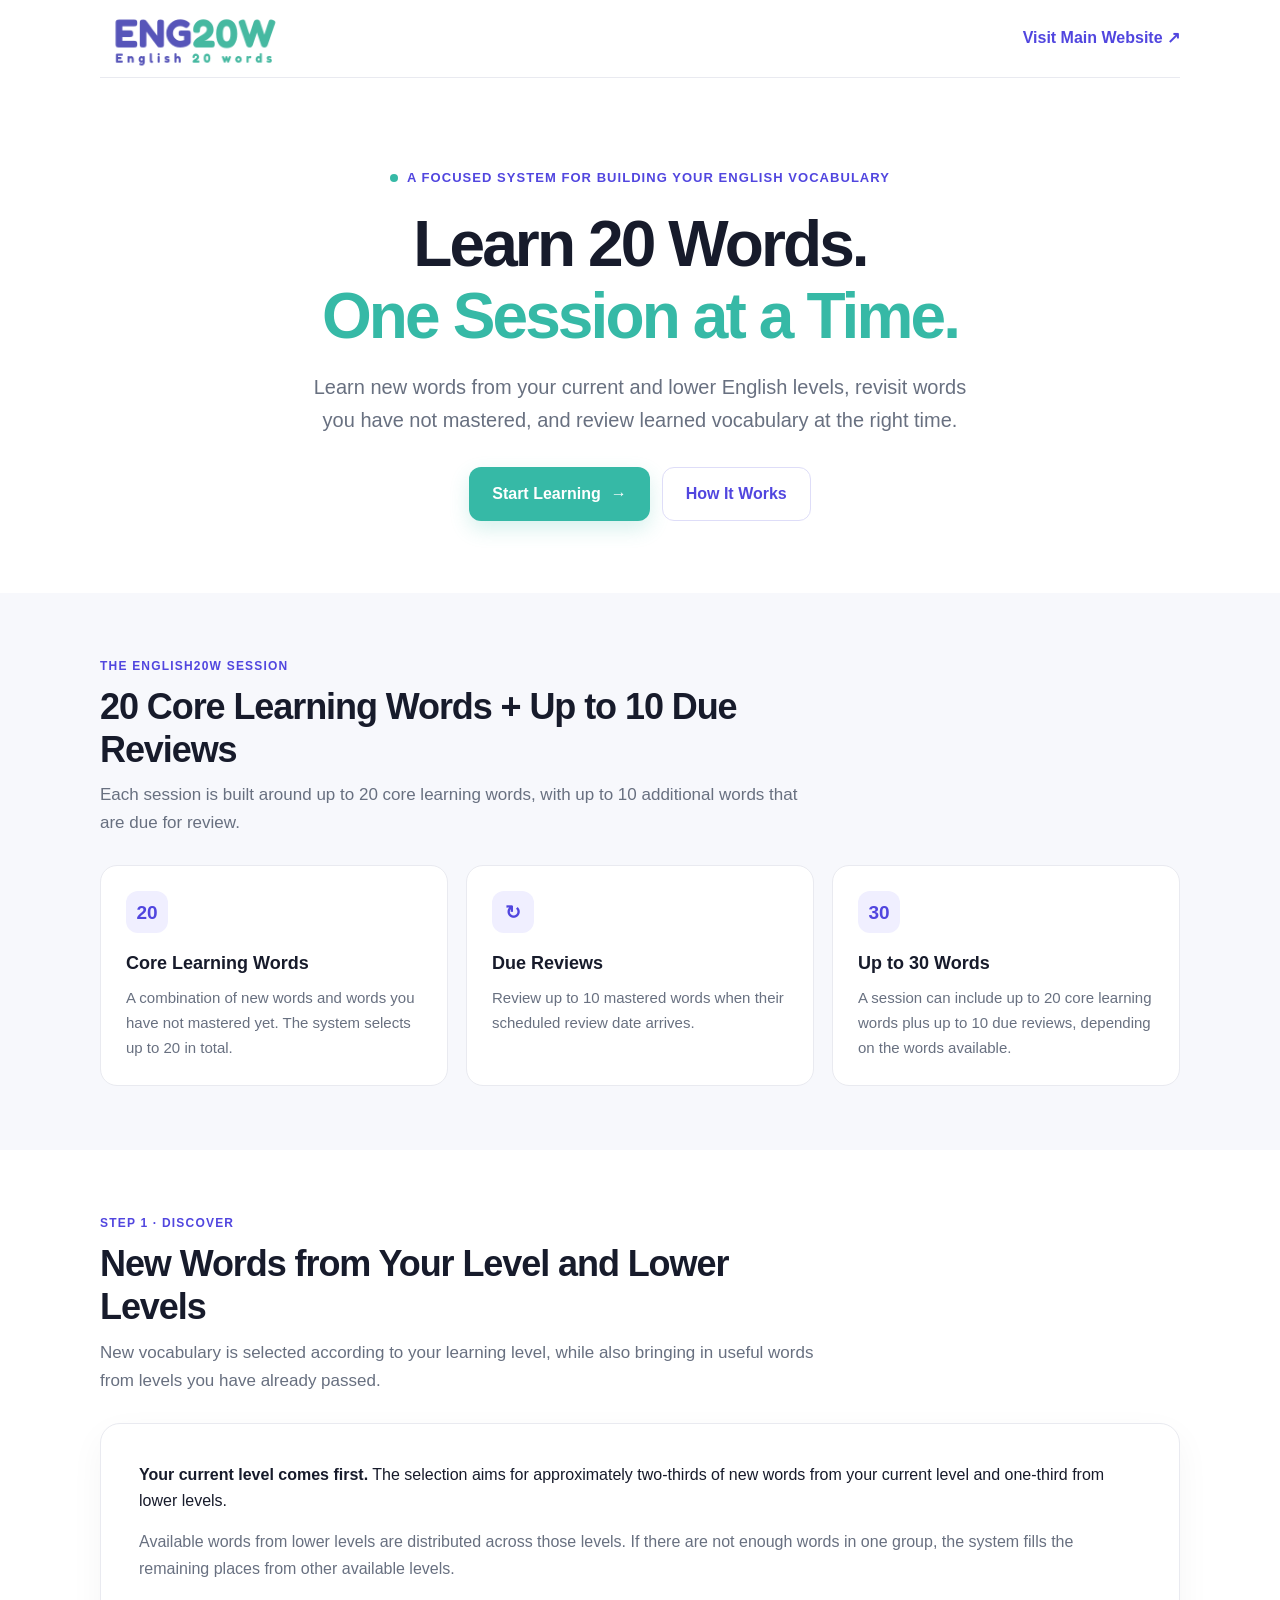
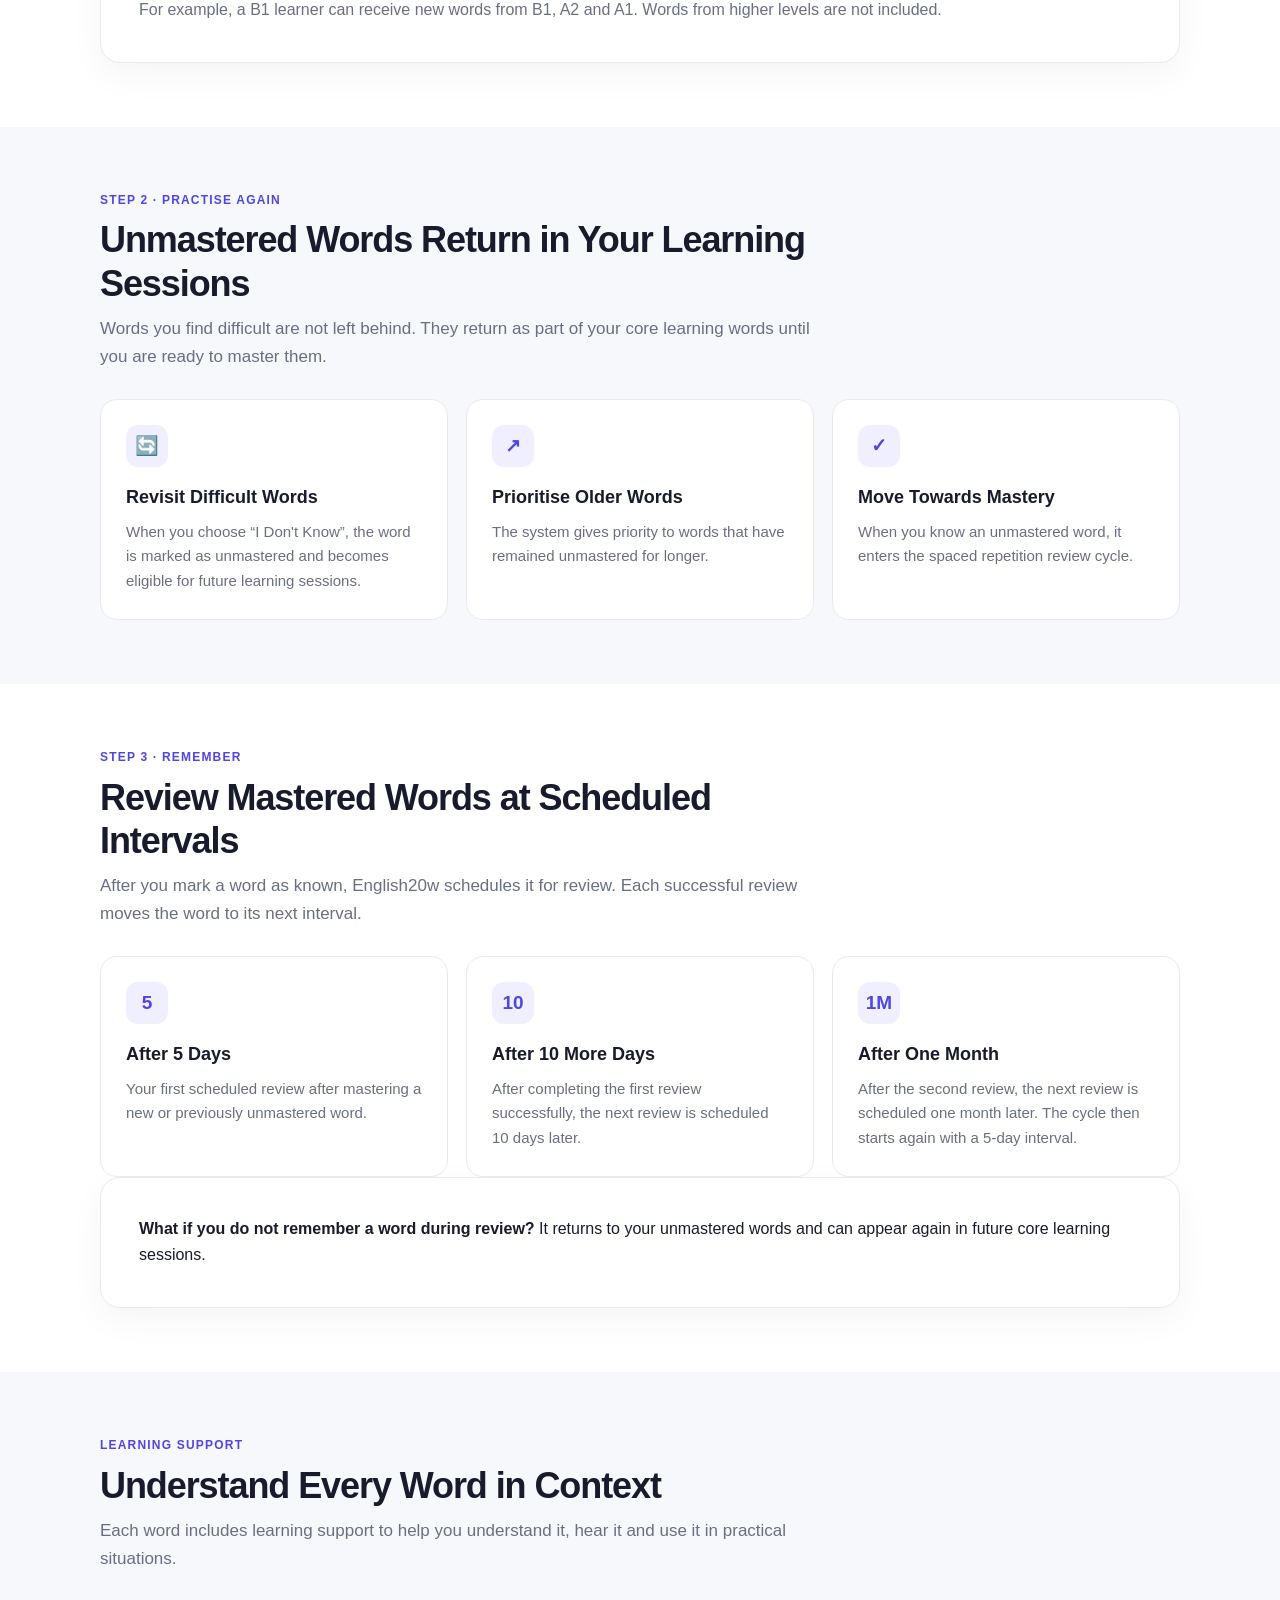
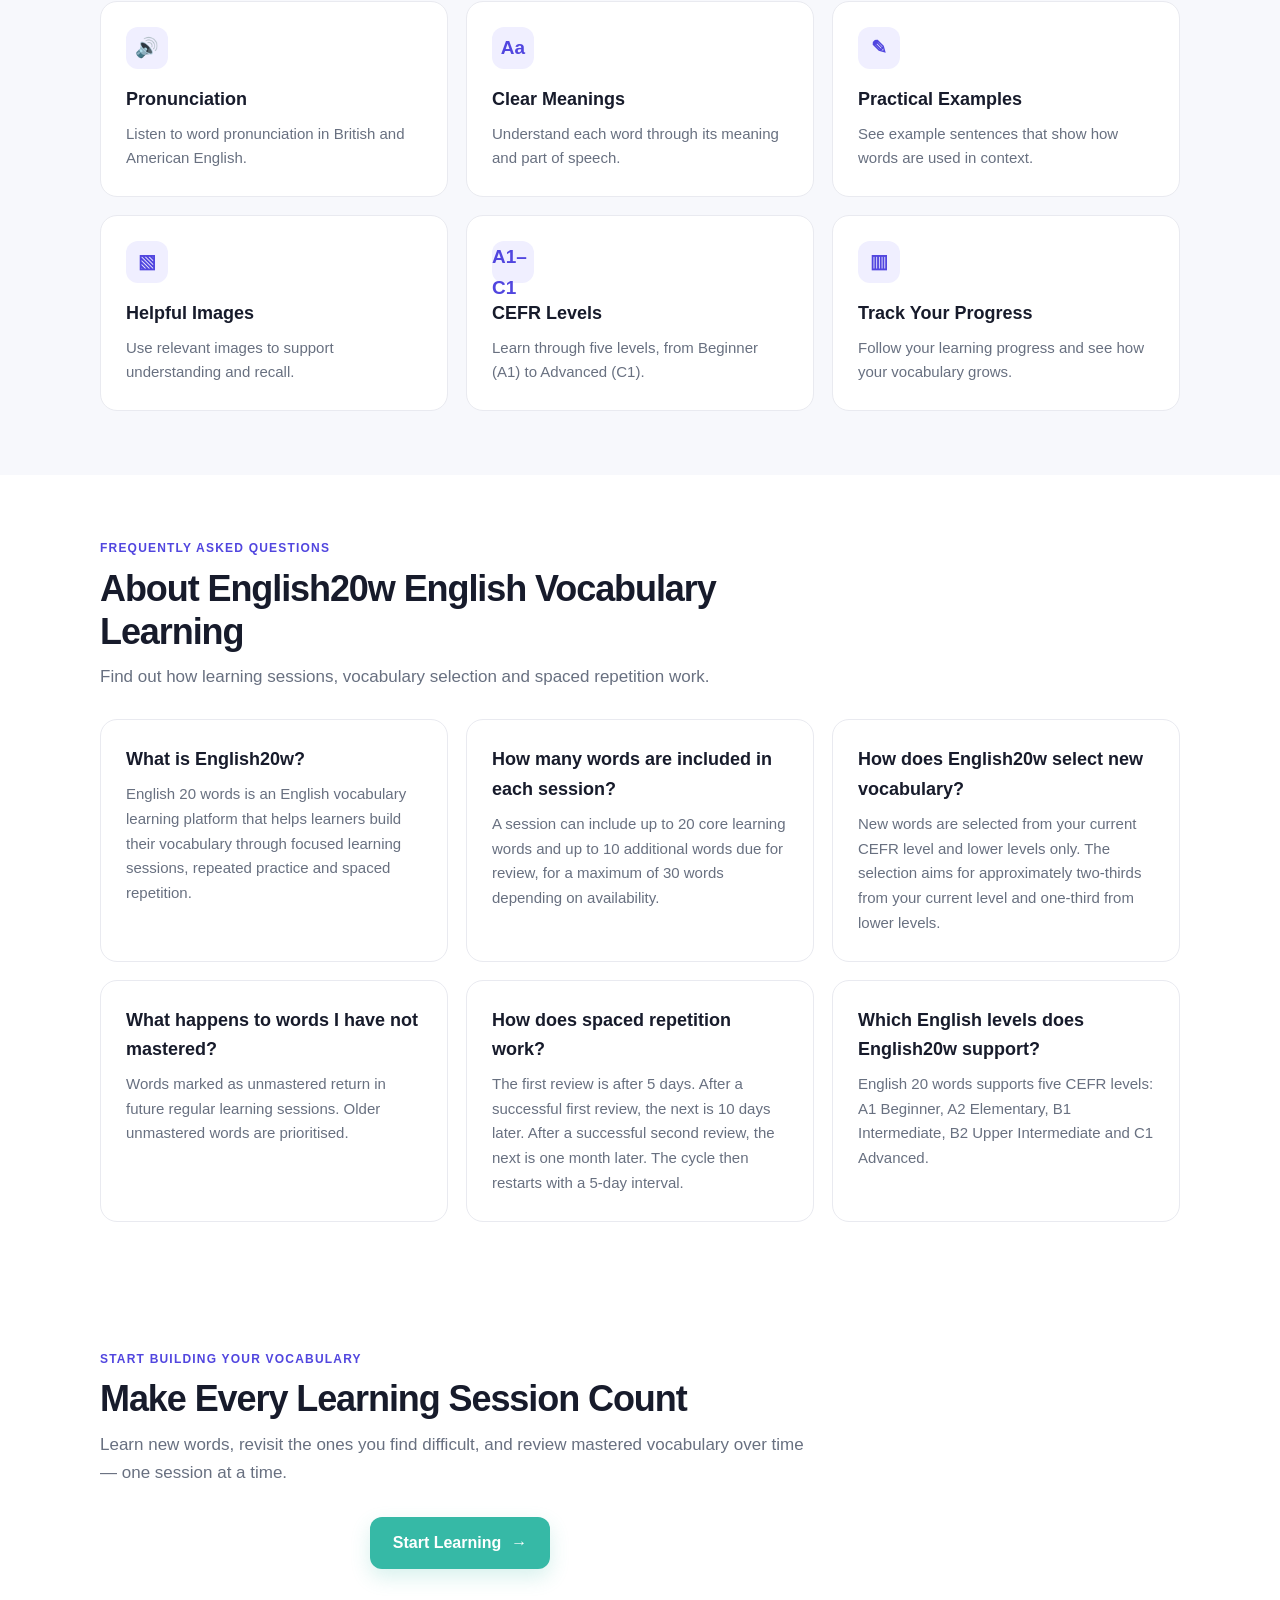
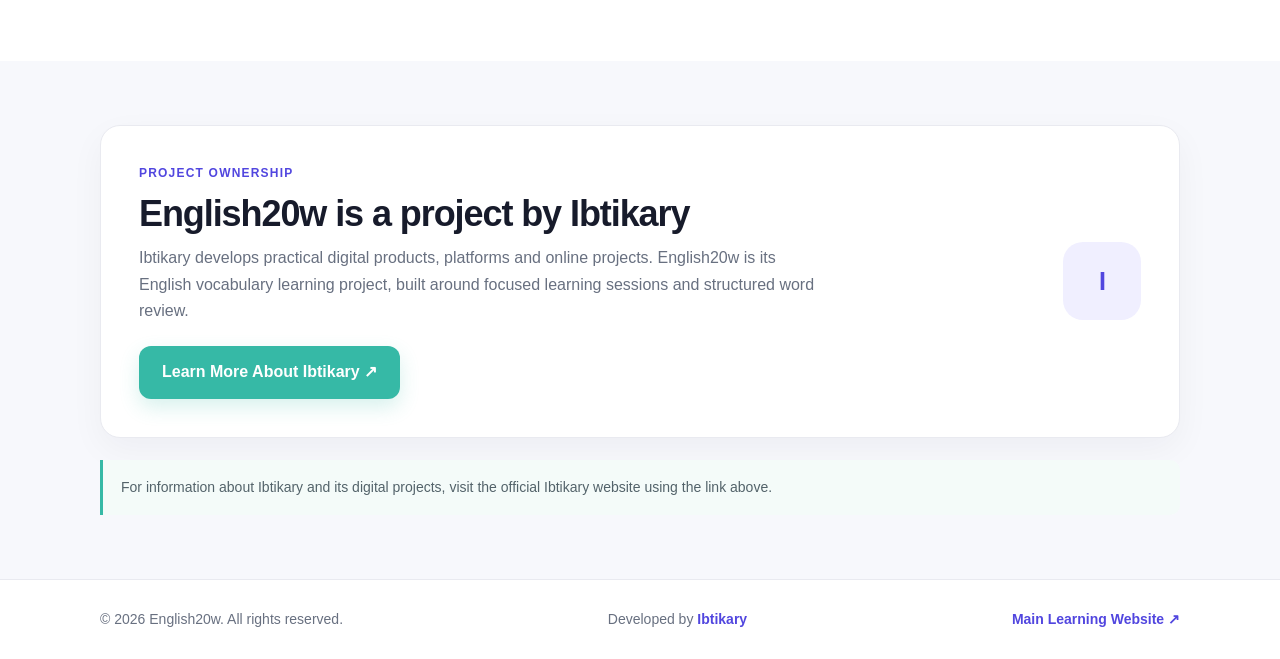
<file: index22.html>
<!doctype html>
<html lang="en">
<head>
  <meta charset="utf-8">
  <meta name="viewport" content="width=device-width, initial-scale=1">
  <meta name="theme-color" content="#ffffff">

  <!-- Primary SEO -->
  <title>English20w| Learn English Vocabulary in 20-Word Sessions</title>

  <meta
    name="description"
    content="Learn English vocabulary through focused 20-word sessions. Discover new words from your CEFR level and lower levels, practise unmastered words, and review mastered vocabulary with spaced repetition."
  >

  <meta name="robots" content="index,follow">
  <meta name="author" content="Ibtikary">

  <link rel="canonical" href="https://20words.online/">

  <!-- Open Graph -->
  <meta property="og:type" content="website">
  <meta property="og:site_name" content="English20w">
  <meta
    property="og:title"
    content="English20w | Learn English Vocabulary in 20-Word Sessions"
  >
  <meta
    property="og:description"
    content="Build your English vocabulary one session at a time. Learn new words, revisit unmastered words, and review mastered vocabulary with spaced repetition."
  >
  <meta property="og:url" content="https://20words.online/">

  <!-- Twitter Card -->
  <meta name="twitter:card" content="summary">
  <meta
    name="twitter:title"
    content="English20w | Learn English Vocabulary in 20-Word Sessions"
  >
  <meta
    name="twitter:description"
    content="Learn English vocabulary through focused sessions, repeated practice, and spaced repetition."
  >

  <!-- Structured Data: Website and Organization -->
  <script type="application/ld+json">
  {
    "@context": "https://schema.org",
    "@graph": [
      {
        "@type": "WebSite",
        "@id": "https://20words.online/#website",
        "name": "English20w",
        "url": "https://20words.online/",
        "description": "An English vocabulary learning project built around focused 20-word sessions, repeated practice, and spaced repetition.",
        "inLanguage": "en",
        "publisher": {
          "@id": "https://ibtikary.online/#organization"
        }
      },
      {
        "@type": "Organization",
        "@id": "https://ibtikary.online/#organization",
        "name": "Ibtikary",
        "url": "https://ibtikary.online/"
      }
    ]
  }
  </script>

  <!-- Structured Data: FAQ -->
  <script type="application/ld+json">
  {
    "@context": "https://schema.org",
    "@type": "FAQPage",
    "mainEntity": [
      {
        "@type": "Question",
        "name": "What is English20w?",
        "acceptedAnswer": {
          "@type": "Answer",
          "text": "English 20 words is an English vocabulary learning platform that helps learners build their vocabulary through focused learning sessions, repeated practice, and spaced repetition."
        }
      },
      {
        "@type": "Question",
        "name": "How many words are included in each learning session?",
        "acceptedAnswer": {
          "@type": "Answer",
          "text": "A learning session can include up to 20 core learning words and up to 10 additional words that are due for review, for a maximum of 30 words depending on availability."
        }
      },
      {
        "@type": "Question",
        "name": "How does English20w select new vocabulary?",
        "acceptedAnswer": {
          "@type": "Answer",
          "text": "New words are selected from the learner's current CEFR level and lower levels only. The selection aims for approximately two-thirds from the current level and one-third from lower levels."
        }
      },
      {
        "@type": "Question",
        "name": "What happens to words I have not mastered?",
        "acceptedAnswer": {
          "@type": "Answer",
          "text": "Words marked as unmastered return in future regular learning sessions. Older unmastered words are prioritised."
        }
      },
      {
        "@type": "Question",
        "name": "How does spaced repetition work in English20w?",
        "acceptedAnswer": {
          "@type": "Answer",
          "text": "After a word is mastered, its first review is scheduled after 5 days. After a successful first review, the next review is scheduled 10 days later. After a successful second review, the next review is scheduled one month later. The cycle then restarts with a 5-day interval."
        }
      },
      {
        "@type": "Question",
        "name": "Which English levels does English20w support?",
        "acceptedAnswer": {
          "@type": "Answer",
          "text": "English 20 words supports five CEFR English levels: A1 Beginner, A2 Elementary, B1 Intermediate, B2 Upper Intermediate, and C1 Advanced."
        }
      }
    ]
  }
  </script>

  <link rel="stylesheet" href="style.css">
</head>

<body>
  <header class="topbar wrap" id="top">
    <a class="brand" href="#top" aria-label="English20w landing page">
      <img
        src="20words-logo.png"
        alt="English 20 Words"
        class="brand-logo"
      >
    </a>
    <a class="top-link" href="https://eng20w.com/">Visit Main Website ↗</a>
  </header>

  <main>
    <!-- Hero -->
    <section class="hero wrap" aria-labelledby="headline">
      <div class="eyebrow">
        <span class="eyebrow-dot" aria-hidden="true"></span>
        A focused system for building your English vocabulary
      </div>

      <h1 id="headline">
        Learn 20 Words.<br>
        <span>One Session at a Time.</span>
      </h1>

      <p class="intro">
        Learn new words from your current and lower English levels, revisit
        words you have not mastered, and review learned vocabulary at the
        right time.
      </p>

      <div class="actions">
        <a class="button" href="https://eng20w.com/">
          Start Learning <span aria-hidden="true">→</span>
        </a>
        <a class="button secondary" href="#how-it-works">
          How It Works
        </a>
      </div>
    </section>

    <!-- Session overview -->
    <section class="section soft" id="how-it-works" aria-labelledby="session-title">
      <div class="wrap">
        <div class="section-heading">
          <div class="kicker">The English20w session</div>
          <h2 id="session-title">20 Core Learning Words + Up to 10 Due Reviews</h2>
          <p class="section-lead">
            Each session is built around up to 20 core learning words, with
            up to 10 additional words that are due for review.
          </p>
        </div>

        <div class="feature-grid">
          <article class="feature">
            <div class="feature-icon" aria-hidden="true">20</div>
            <h3>Core Learning Words</h3>
            <p>
              A combination of new words and words you have not mastered yet.
              The system selects up to 20 in total.
            </p>
          </article>

          <article class="feature">
            <div class="feature-icon" aria-hidden="true">↻</div>
            <h3>Due Reviews</h3>
            <p>
              Review up to 10 mastered words when their scheduled review date
              arrives.
            </p>
          </article>

          <article class="feature">
            <div class="feature-icon" aria-hidden="true">30</div>
            <h3>Up to 30 Words</h3>
            <p>
              A session can include up to 20 core learning words plus up to
              10 due reviews, depending on the words available.
            </p>
          </article>
        </div>
      </div>
    </section>

    <!-- New word selection -->
    <section class="section" id="new-words" aria-labelledby="new-words-title">
      <div class="wrap">
        <div class="section-heading">
          <div class="kicker">Step 1 · Discover</div>
          <h2 id="new-words-title">New Words from Your Level and Lower Levels</h2>
          <p class="section-lead">
            New vocabulary is selected according to your learning level,
            while also bringing in useful words from levels you have already
            passed.
          </p>
        </div>

        <div class="about-card">
          <p>
            <strong>Your current level comes first.</strong>
            The selection aims for approximately two-thirds of new words
            from your current level and one-third from lower levels.
          </p>
          <p>
            Available words from lower levels are distributed across those
            levels. If there are not enough words in one group, the system
            fills the remaining places from other available levels.
          </p>
          <p>
            For example, a B1 learner can receive new words from B1, A2
            and A1. Words from higher levels are not included.
          </p>
        </div>
      </div>
    </section>

    <!-- Unmastered words -->
    <section class="section soft" id="unmastered-words" aria-labelledby="unmastered-title">
      <div class="wrap">
        <div class="section-heading">
          <div class="kicker">Step 2 · Practise Again</div>
          <h2 id="unmastered-title">Unmastered Words Return in Your Learning Sessions</h2>
          <p class="section-lead">
            Words you find difficult are not left behind. They return as part
            of your core learning words until you are ready to master them.
          </p>
        </div>

        <div class="feature-grid">
          <article class="feature">
            <div class="feature-icon" aria-hidden="true">🔄</div>
            <h3>Revisit Difficult Words</h3>
            <p>
              When you choose “I Don't Know”, the word is marked as
              unmastered and becomes eligible for future learning sessions.
            </p>
          </article>

          <article class="feature">
            <div class="feature-icon" aria-hidden="true">↗</div>
            <h3>Prioritise Older Words</h3>
            <p>
              The system gives priority to words that have remained
              unmastered for longer.
            </p>
          </article>

          <article class="feature">
            <div class="feature-icon" aria-hidden="true">✓</div>
            <h3>Move Towards Mastery</h3>
            <p>
              When you know an unmastered word, it enters the spaced
              repetition review cycle.
            </p>
          </article>
        </div>
      </div>
    </section>

    <!-- Spaced repetition -->
    <section class="section" id="spaced-repetition" aria-labelledby="review-title">
      <div class="wrap">
        <div class="section-heading">
          <div class="kicker">Step 3 · Remember</div>
          <h2 id="review-title">Review Mastered Words at Scheduled Intervals</h2>
          <p class="section-lead">
            After you mark a word as known, English20w schedules it for review.
            Each successful review moves the word to its next interval.
          </p>
        </div>

        <div class="feature-grid">
          <article class="feature">
            <div class="feature-icon" aria-hidden="true">5</div>
            <h3>After 5 Days</h3>
            <p>
              Your first scheduled review after mastering a new or
              previously unmastered word.
            </p>
          </article>

          <article class="feature">
            <div class="feature-icon" aria-hidden="true">10</div>
            <h3>After 10 More Days</h3>
            <p>
              After completing the first review successfully, the next
              review is scheduled 10 days later.
            </p>
          </article>

          <article class="feature">
            <div class="feature-icon" aria-hidden="true">1M</div>
            <h3>After One Month</h3>
            <p>
              After the second review, the next review is scheduled one
              month later. The cycle then starts again with a 5-day interval.
            </p>
          </article>
        </div>

        <div class="about-card">
          <p>
            <strong>What if you do not remember a word during review?</strong>
            It returns to your unmastered words and can appear again in
            future core learning sessions.
          </p>
        </div>
      </div>
    </section>

    <!-- Learning features -->
    <section class="section soft" id="learning-features" aria-labelledby="features-title">
      <div class="wrap">
        <div class="section-heading">
          <div class="kicker">Learning support</div>
          <h2 id="features-title">Understand Every Word in Context</h2>
          <p class="section-lead">
            Each word includes learning support to help you understand it,
            hear it and use it in practical situations.
          </p>
        </div>

        <div class="feature-grid">
          <article class="feature">
            <div class="feature-icon" aria-hidden="true">🔊</div>
            <h3>Pronunciation</h3>
            <p>Listen to word pronunciation in British and American English.</p>
          </article>

          <article class="feature">
            <div class="feature-icon" aria-hidden="true">Aa</div>
            <h3>Clear Meanings</h3>
            <p>Understand each word through its meaning and part of speech.</p>
          </article>

          <article class="feature">
            <div class="feature-icon" aria-hidden="true">✎</div>
            <h3>Practical Examples</h3>
            <p>See example sentences that show how words are used in context.</p>
          </article>

          <article class="feature">
            <div class="feature-icon" aria-hidden="true">▧</div>
            <h3>Helpful Images</h3>
            <p>Use relevant images to support understanding and recall.</p>
          </article>

          <article class="feature">
            <div class="feature-icon" aria-hidden="true">A1–C1</div>
            <h3>CEFR Levels</h3>
            <p>Learn through five levels, from Beginner (A1) to Advanced (C1).</p>
          </article>

          <article class="feature">
            <div class="feature-icon" aria-hidden="true">▥</div>
            <h3>Track Your Progress</h3>
            <p>Follow your learning progress and see how your vocabulary grows.</p>
          </article>
        </div>
      </div>
    </section>

    <!-- FAQ -->
    <section class="section" id="faq" aria-labelledby="faq-title">
      <div class="wrap">
        <div class="section-heading">
          <div class="kicker">Frequently asked questions</div>
          <h2 id="faq-title">About English20w English Vocabulary Learning</h2>
          <p class="section-lead">
            Find out how learning sessions, vocabulary selection and
            spaced repetition work.
          </p>
        </div>

        <div class="feature-grid">
          <article class="feature">
            <h3>What is English20w?</h3>
            <p>
              English 20 words is an English vocabulary learning platform that helps
              learners build their vocabulary through focused learning
              sessions, repeated practice and spaced repetition.
            </p>
          </article>

          <article class="feature">
            <h3>How many words are included in each session?</h3>
            <p>
              A session can include up to 20 core learning words and up to
              10 additional words due for review, for a maximum of 30 words
              depending on availability.
            </p>
          </article>

          <article class="feature">
            <h3>How does English20w select new vocabulary?</h3>
            <p>
              New words are selected from your current CEFR level and lower
              levels only. The selection aims for approximately two-thirds
              from your current level and one-third from lower levels.
            </p>
          </article>

          <article class="feature">
            <h3>What happens to words I have not mastered?</h3>
            <p>
              Words marked as unmastered return in future regular learning
              sessions. Older unmastered words are prioritised.
            </p>
          </article>

          <article class="feature">
            <h3>How does spaced repetition work?</h3>
            <p>
              The first review is after 5 days. After a successful first
              review, the next is 10 days later. After a successful second
              review, the next is one month later. The cycle then restarts
              with a 5-day interval.
            </p>
          </article>

          <article class="feature">
            <h3>Which English levels does English20w support?</h3>
            <p>
              English 20 words supports five CEFR levels: A1 Beginner, A2 Elementary,
              B1 Intermediate, B2 Upper Intermediate and C1 Advanced.
            </p>
          </article>
        </div>
      </div>
    </section>

    <!-- CTA -->
    <section class="section" id="get-started" aria-labelledby="cta-title">
      <div class="wrap">
        <div class="section-heading">
          <div class="kicker">Start building your vocabulary</div>
          <h2 id="cta-title">Make Every Learning Session Count</h2>
          <p class="section-lead">
            Learn new words, revisit the ones you find difficult, and review
            mastered vocabulary over time — one session at a time.
          </p>
          <div class="actions">
            <a class="button" href="https://eng20w.com/">
              Start Learning <span aria-hidden="true">→</span>
            </a>
          </div>
        </div>
      </div>
    </section>

    <!-- Project ownership -->
    <section class="section soft" id="ibtikary" aria-labelledby="project-title">
      <div class="wrap">
        <div class="project-card">
          <div class="project-copy">
            <div class="kicker">Project ownership</div>
            <h2 id="project-title">English20w is a project by Ibtikary</h2>
            <p>
              Ibtikary develops practical digital products, platforms and
              online projects. English20w is its English vocabulary learning
              project, built around focused learning sessions and structured
              word review.
            </p>
            <div class="project-link">
              <a class="button" href="https://ibtikary.online/" target="_blank" rel="noopener noreferrer">
                Learn More About Ibtikary ↗
              </a>
            </div>
          </div>
          <div class="ibtikary-mark" aria-label="Ibtikary">I</div>
        </div>
        <div class="trust-note">
          For information about Ibtikary and its digital projects, visit the
          official Ibtikary website using the link above.
        </div>
      </div>
    </section>
  </main>

  <footer class="footer">
    <div class="wrap footer-inner">
      <span>© <span id="year">2026</span> English20w. All rights reserved.</span>
      <span>Developed by <a href="https://ibtikary.online/" target="_blank" rel="noopener noreferrer">Ibtikary</a></span>
      <a href="https://eng20w.com/">Main Learning Website ↗</a>
    </div>
  </footer>
</body>
</html>
</file>
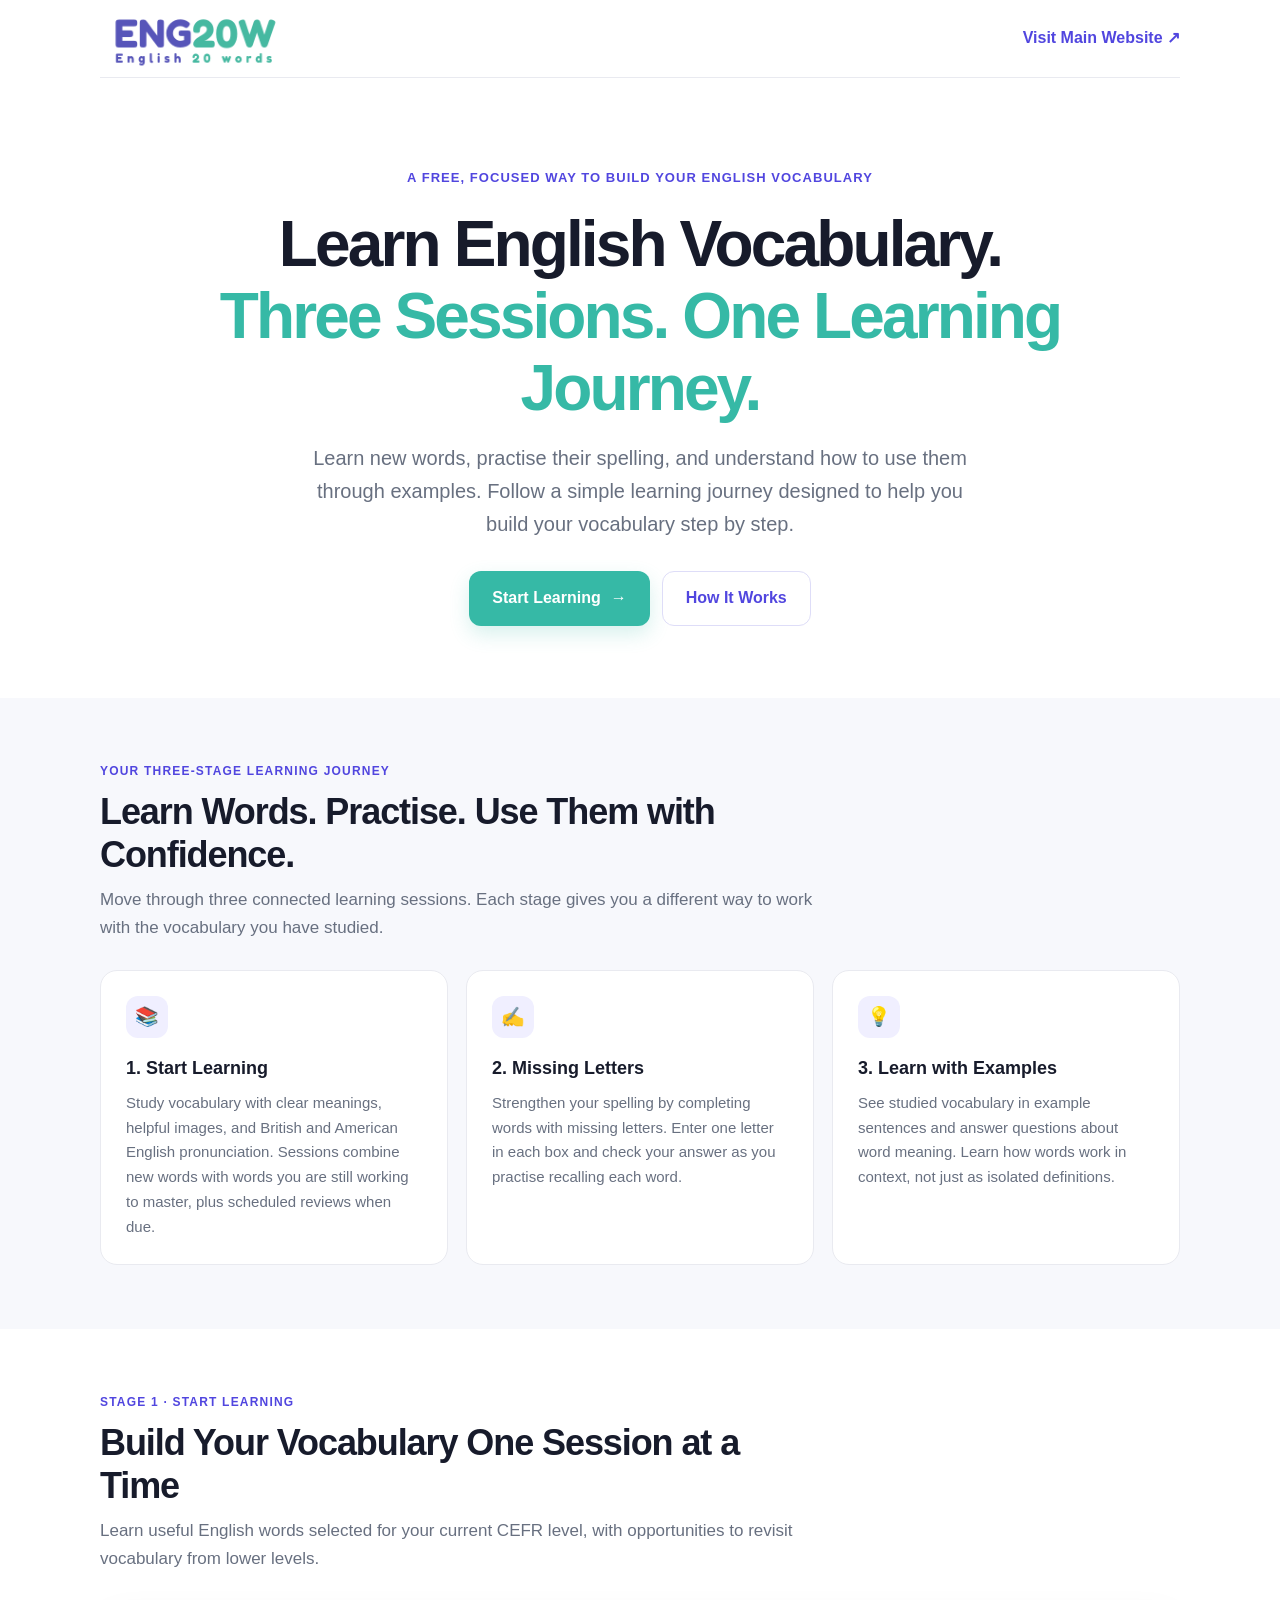
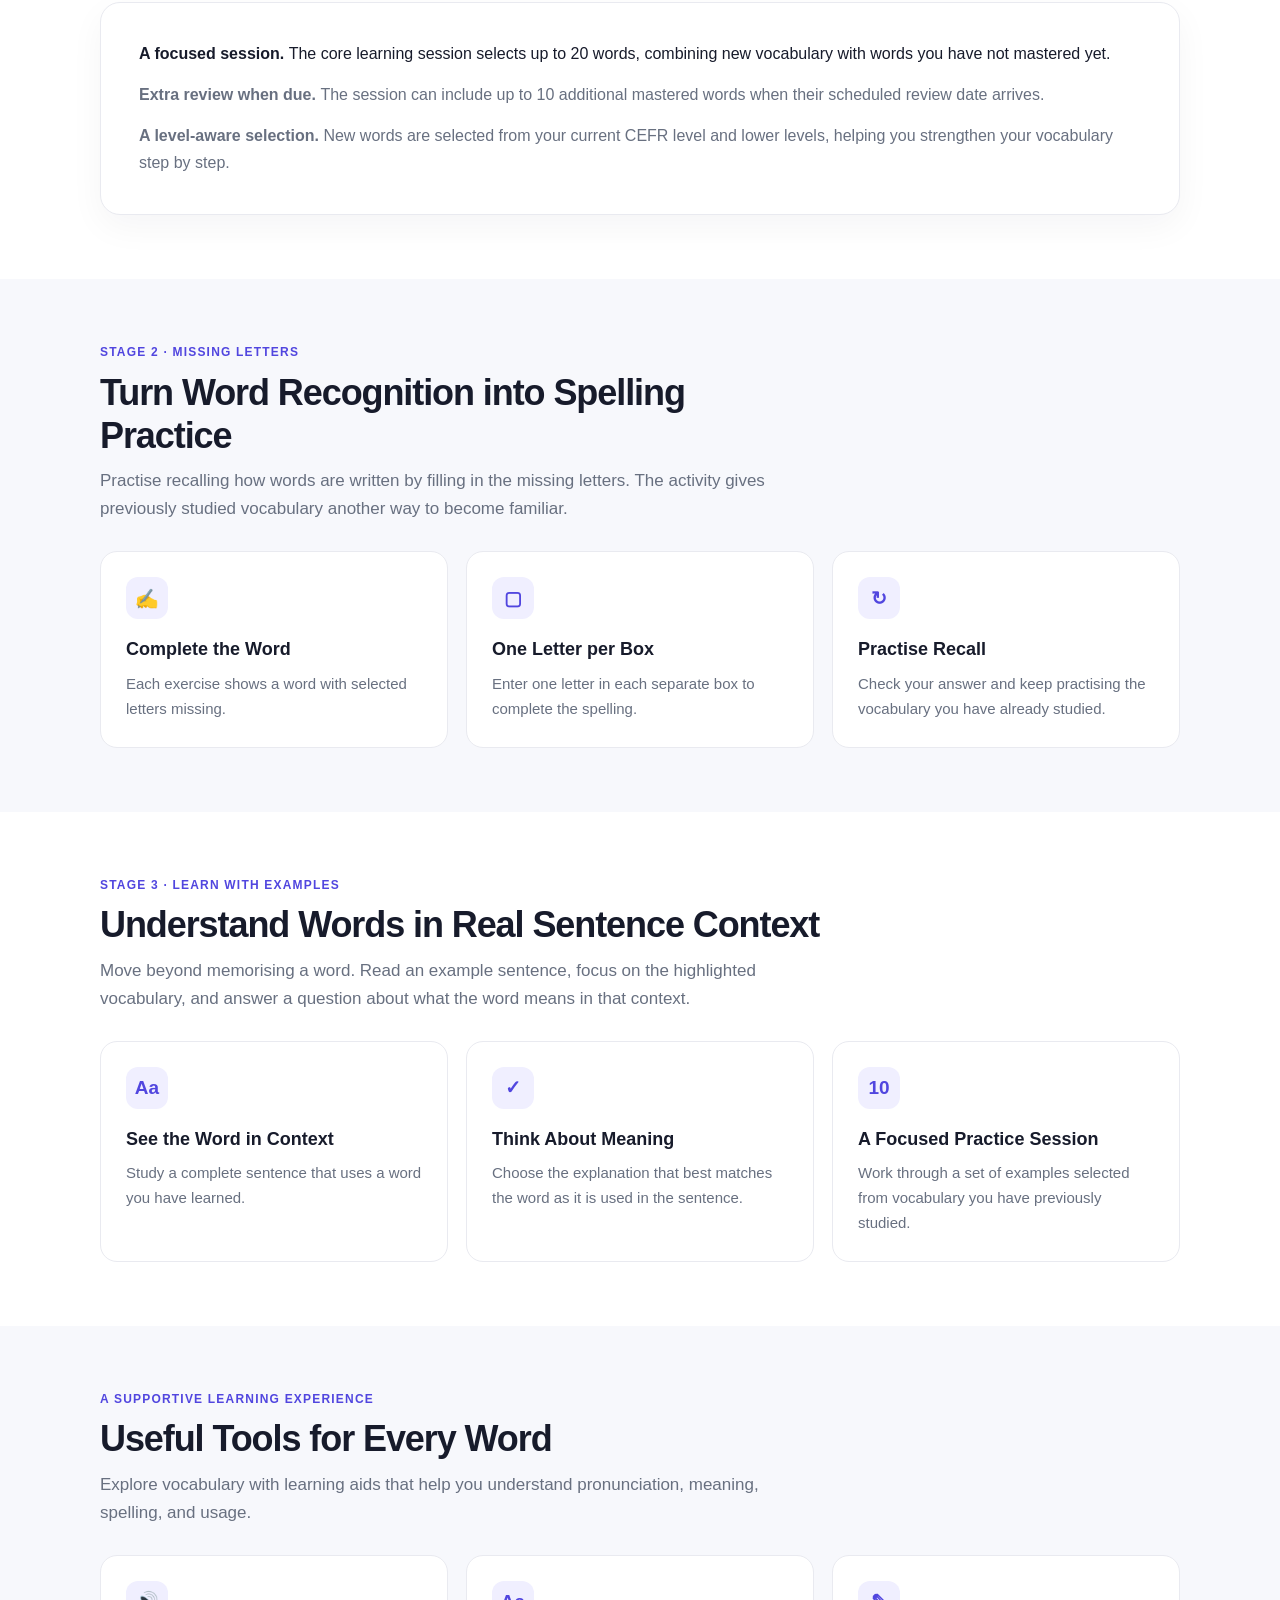
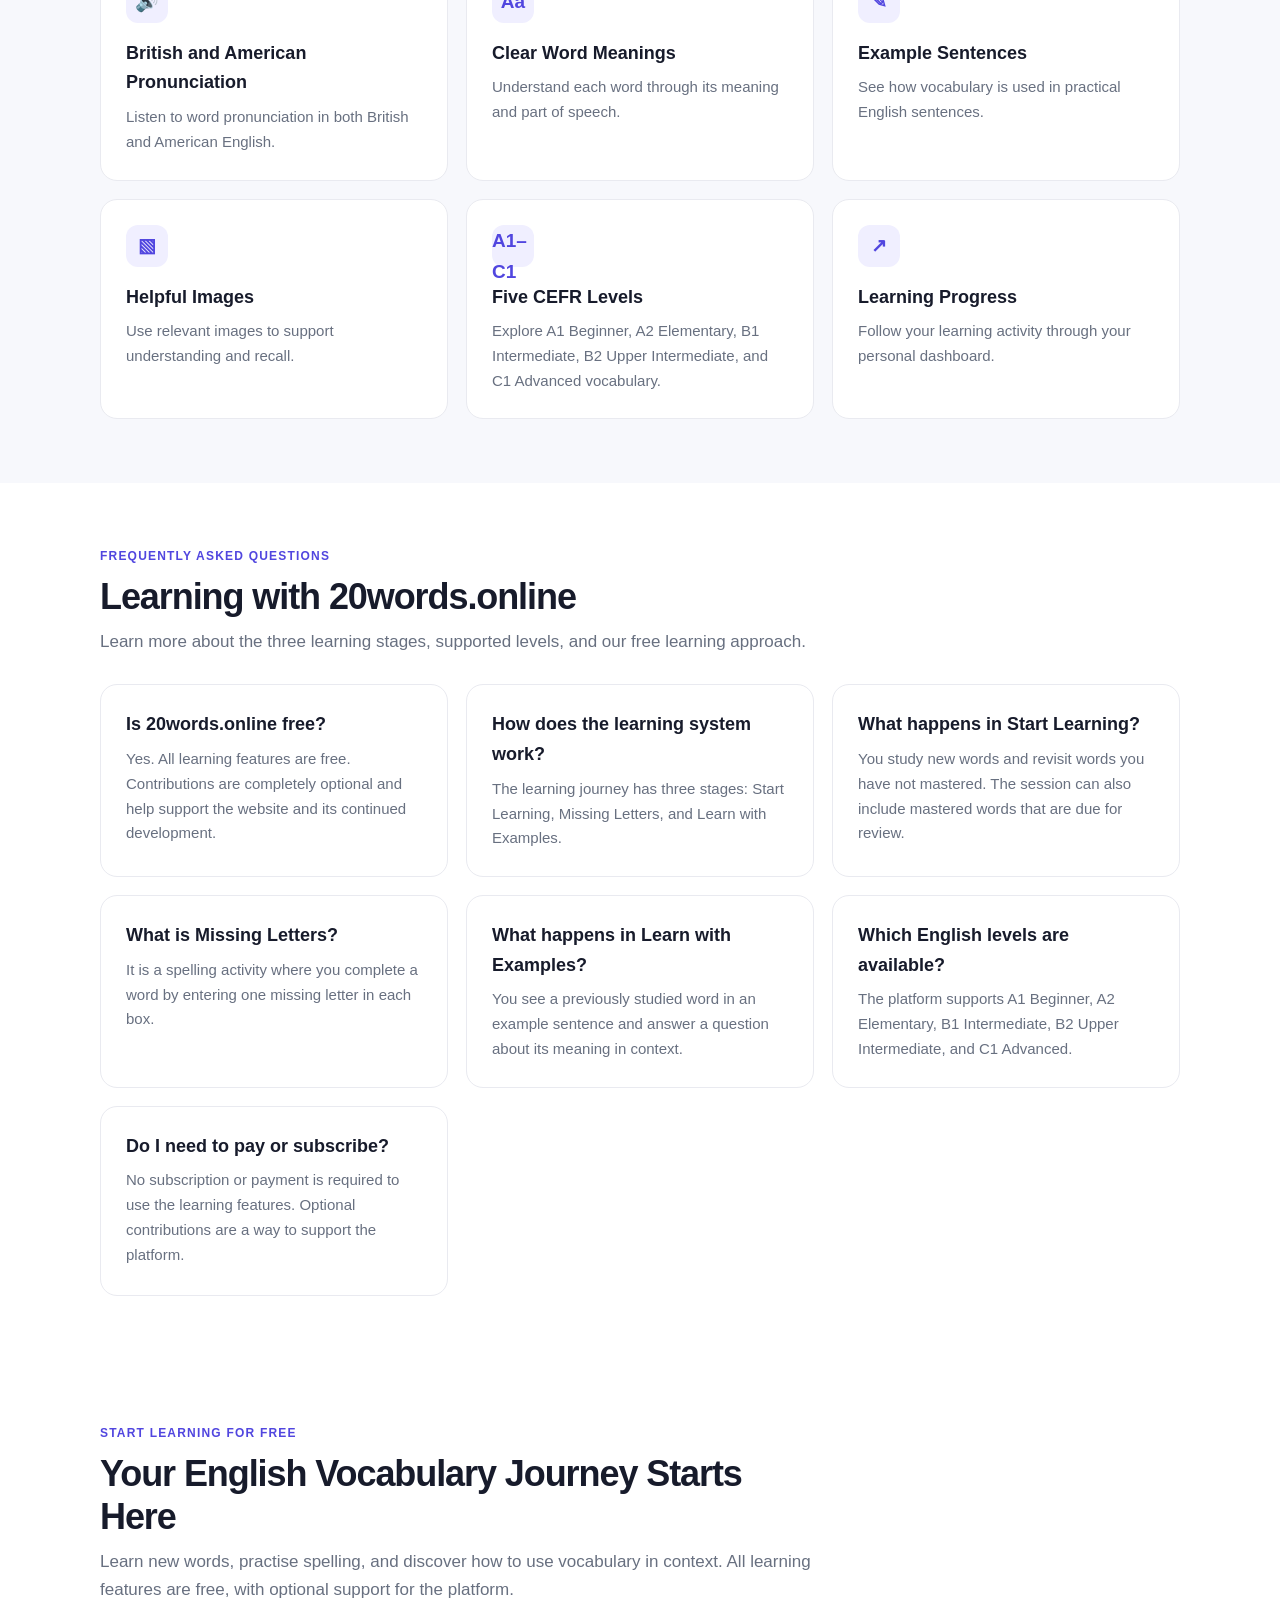
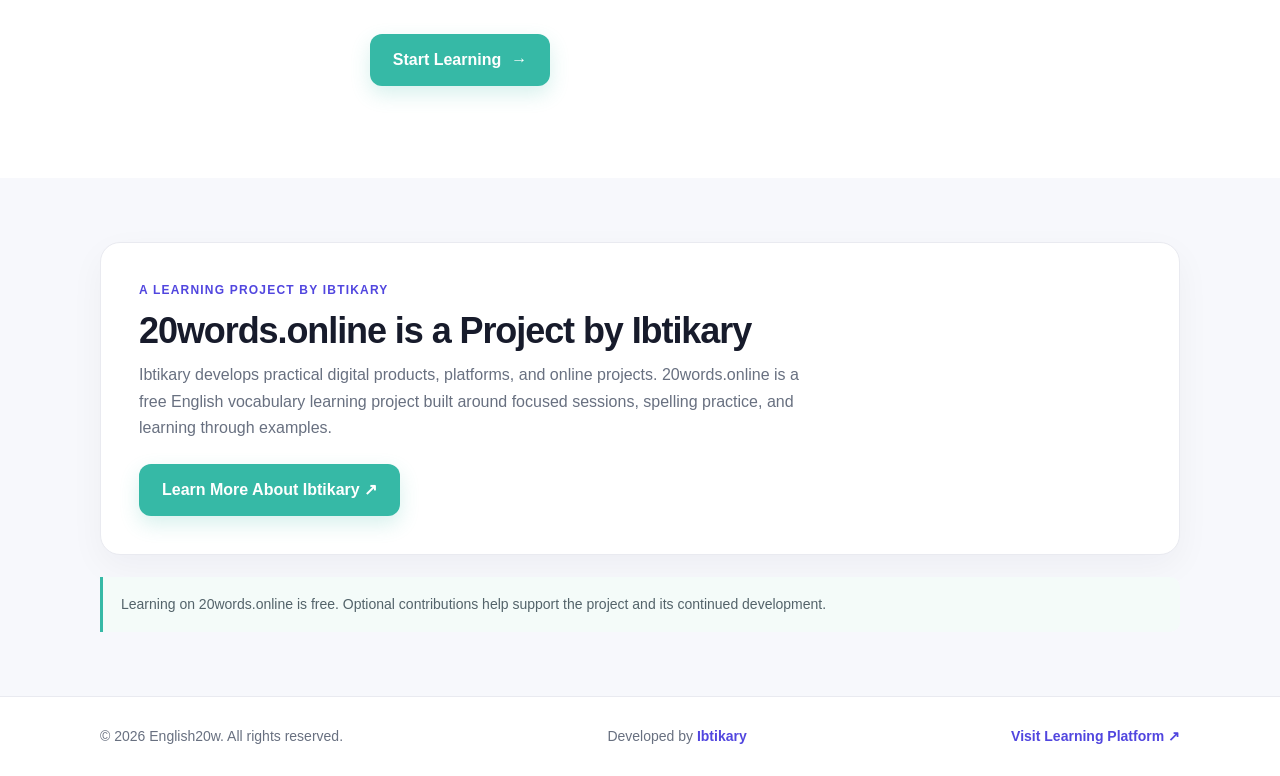
<file: index33.html>
<!doctype html>
<html lang="en">
<head>
<meta charset="utf-8"/>
<meta content="width=device-width, initial-scale=1" name="viewport"/>
<meta content="#ffffff" name="theme-color"/>
<!-- Primary SEO -->
<title>20words.online | Free English Vocabulary Learning in Three Stages</title>
<meta content="Build your English vocabulary with a free three-stage learning system: learn words, practise spelling with Missing Letters, and understand vocabulary through interactive examples. Optional contributions support the platform." name="description"/>
<meta content="index,follow" name="robots"/>
<meta content="Ibtikary" name="author"/>
<link href="https://20words.online/" rel="canonical"/>
<!-- Open Graph -->
<meta content="website" property="og:type"/>
<meta content="20words.online" property="og:site_name"/>
<meta content="20words.online | A Smarter Way to Learn English Vocabulary" property="og:title"/>
<meta content="Learn new words, practise spelling, and understand vocabulary through examples. All learning features are free, with optional contributions to support the platform." property="og:description"/>
<meta content="https://20words.online/" property="og:url"/>
<!-- Twitter Card -->
<meta content="summary" name="twitter:card"/>
<meta content="20words.online | Free English Vocabulary Learning" name="twitter:title"/>
<meta content="Three connected learning stages: learn words, practise spelling, and understand vocabulary through examples. Completely free to use." name="twitter:description"/>
<!-- Structured Data: Website and Organization -->
<script type="application/ld+json">
  {
  "@context": "https://schema.org",
  "@graph": [
    {
      "@type": "WebSite",
      "@id": "https://20words.online/#website",
      "name": "20words.online",
      "url": "https://20words.online/",
      "description": "A free English vocabulary learning platform with three connected stages: vocabulary learning, Missing Letters spelling practice, and learning through examples.",
      "inLanguage": "en",
      "publisher": {
        "@id": "https://ibtikary.online/#organization"
      }
    },
    {
      "@type": "Organization",
      "@id": "https://ibtikary.online/#organization",
      "name": "Ibtikary",
      "url": "https://ibtikary.online/"
    }
  ]
}
  </script>
<!-- Structured Data: FAQ -->
<script type="application/ld+json">
  {
  "@context": "https://schema.org",
  "@type": "FAQPage",
  "mainEntity": [
    {
      "@type": "Question",
      "name": "Is 20words.online free to use?",
      "acceptedAnswer": {
        "@type": "Answer",
        "text": "Yes. All learning features are free. Contributions are optional and help support the platform and its continued development."
      }
    },
    {
      "@type": "Question",
      "name": "How does the learning system work?",
      "acceptedAnswer": {
        "@type": "Answer",
        "text": "Learning follows three connected stages: Start Learning to study vocabulary, Missing Letters to practise spelling, and Learn with Examples to understand words in sentences."
      }
    },
    {
      "@type": "Question",
      "name": "What happens in Start Learning?",
      "acceptedAnswer": {
        "@type": "Answer",
        "text": "A learning session combines new vocabulary with words that have not yet been mastered, and may include additional mastered words that are due for review."
      }
    },
    {
      "@type": "Question",
      "name": "What is Missing Letters?",
      "acceptedAnswer": {
        "@type": "Answer",
        "text": "Missing Letters is a spelling activity where learners complete a word by entering its missing letters, one letter in each box."
      }
    },
    {
      "@type": "Question",
      "name": "What is Learn with Examples?",
      "acceptedAnswer": {
        "@type": "Answer",
        "text": "Learn with Examples presents vocabulary in example sentences and asks learners to identify the meaning of a word in context."
      }
    },
    {
      "@type": "Question",
      "name": "Which English levels are supported?",
      "acceptedAnswer": {
        "@type": "Answer",
        "text": "The platform supports five CEFR levels: A1 Beginner, A2 Elementary, B1 Intermediate, B2 Upper Intermediate, and C1 Advanced."
      }
    },
    {
      "@type": "Question",
      "name": "Do I need to pay to access the learning sessions?",
      "acceptedAnswer": {
        "@type": "Answer",
        "text": "No. Learning is completely free. Any contribution to support the website is optional."
      }
    }
  ]
}
  </script>
<link href="style.css" rel="stylesheet"/>
</head>
<body>
<header class="topbar wrap" id="top">
<a aria-label="English20w landing page" class="brand" href="#top">
<img alt="20words.online – English vocabulary learning" class="brand-logo" src="20words-logo.png"/>
</a>
<a class="top-link" href="https://eng20w.com/">Visit Main Website ↗</a>
</header>
<main>
<!-- Hero -->
<section aria-labelledby="headline" class="hero wrap">
<div class="eyebrow">A FREE, FOCUSED WAY TO BUILD YOUR ENGLISH VOCABULARY</div>
<h1 id="headline">Learn English Vocabulary.<br/><span>Three Sessions. One Learning Journey.</span></h1>
<p class="intro">Learn new words, practise their spelling, and understand how to use them through examples. Follow a simple learning journey designed to help you build your vocabulary step by step.</p>
<div class="actions">
<a class="button" href="https://eng20w.com/">
          Start Learning <span aria-hidden="true">→</span>
</a>
<a class="button secondary" href="#how-it-works">
          How It Works
        </a>
</div>
</section>
<!-- Session overview -->
<section aria-labelledby="session-title" class="section soft" id="how-it-works">
<div class="wrap">
<div class="section-heading">
<div class="kicker">Your three-stage learning journey</div>
<h2 id="session-title">Learn Words. Practise. Use Them with Confidence.</h2>
<p class="section-lead">Move through three connected learning sessions. Each stage gives you a different way to work with the vocabulary you have studied.</p>
</div>
<div class="feature-grid"><article class="feature"><div aria-hidden="true" class="feature-icon">📚</div><h3>1. Start Learning</h3><p>Study vocabulary with clear meanings, helpful images, and British and American English pronunciation. Sessions combine new words with words you are still working to master, plus scheduled reviews when due.</p></article><article class="feature"><div aria-hidden="true" class="feature-icon">✍️</div><h3>2. Missing Letters</h3><p>Strengthen your spelling by completing words with missing letters. Enter one letter in each box and check your answer as you practise recalling each word.</p></article><article class="feature"><div aria-hidden="true" class="feature-icon">💡</div><h3>3. Learn with Examples</h3><p>See studied vocabulary in example sentences and answer questions about word meaning. Learn how words work in context, not just as isolated definitions.</p></article></div>
</div>
</section>
<!-- New word selection -->
<section aria-labelledby="new-words-title" class="section" id="new-words">
<div class="wrap">
<div class="section-heading">
<div class="kicker">Stage 1 · Start Learning</div>
<h2 id="new-words-title">Build Your Vocabulary One Session at a Time</h2>
<p class="section-lead">Learn useful English words selected for your current CEFR level, with opportunities to revisit vocabulary from lower levels.</p>
</div>
<div class="about-card"><p><strong>A focused session. </strong>The core learning session selects up to 20 words, combining new vocabulary with words you have not mastered yet.</p><p><strong>Extra review when due. </strong>The session can include up to 10 additional mastered words when their scheduled review date arrives.</p><p><strong>A level-aware selection. </strong>New words are selected from your current CEFR level and lower levels, helping you strengthen your vocabulary step by step.</p></div>
</div>
</section>
<!-- Unmastered words -->
<section aria-labelledby="unmastered-title" class="section soft" id="unmastered-words">
<div class="wrap">
<div class="section-heading">
<div class="kicker">Stage 2 · Missing Letters</div>
<h2 id="unmastered-title">Turn Word Recognition into Spelling Practice</h2>
<p class="section-lead">Practise recalling how words are written by filling in the missing letters. The activity gives previously studied vocabulary another way to become familiar.</p>
</div>
<div class="feature-grid"><article class="feature"><div aria-hidden="true" class="feature-icon">✍️</div><h3>Complete the Word</h3><p>Each exercise shows a word with selected letters missing.</p></article><article class="feature"><div aria-hidden="true" class="feature-icon">▢</div><h3>One Letter per Box</h3><p>Enter one letter in each separate box to complete the spelling.</p></article><article class="feature"><div aria-hidden="true" class="feature-icon">↻</div><h3>Practise Recall</h3><p>Check your answer and keep practising the vocabulary you have already studied.</p></article></div>
</div>
</section>
<!-- Spaced repetition -->
<section aria-labelledby="review-title" class="section" id="spaced-repetition">
<div class="wrap">
<div class="section-heading">
<div class="kicker">Stage 3 · Learn with Examples</div>
<h2 id="review-title">Understand Words in Real Sentence Context</h2>
<p class="section-lead">Move beyond memorising a word. Read an example sentence, focus on the highlighted vocabulary, and answer a question about what the word means in that context.</p>
</div>
<div class="feature-grid"><article class="feature"><div aria-hidden="true" class="feature-icon">Aa</div><h3>See the Word in Context</h3><p>Study a complete sentence that uses a word you have learned.</p></article><article class="feature"><div aria-hidden="true" class="feature-icon">✓</div><h3>Think About Meaning</h3><p>Choose the explanation that best matches the word as it is used in the sentence.</p></article><article class="feature"><div aria-hidden="true" class="feature-icon">10</div><h3>A Focused Practice Session</h3><p>Work through a set of examples selected from vocabulary you have previously studied.</p></article></div>

</div>
</section>
<!-- Learning features -->
<section aria-labelledby="features-title" class="section soft" id="learning-features">
<div class="wrap">
<div class="section-heading">
<div class="kicker">A supportive learning experience</div>
<h2 id="features-title">Useful Tools for Every Word</h2>
<p class="section-lead">Explore vocabulary with learning aids that help you understand pronunciation, meaning, spelling, and usage.</p>
</div>
<div class="feature-grid">
<article class="feature">
<div aria-hidden="true" class="feature-icon">🔊</div>
<h3>British and American Pronunciation</h3>
<p>Listen to word pronunciation in both British and American English.</p>
</article>
<article class="feature">
<div aria-hidden="true" class="feature-icon">Aa</div>
<h3>Clear Word Meanings</h3>
<p>Understand each word through its meaning and part of speech.</p>
</article>
<article class="feature">
<div aria-hidden="true" class="feature-icon">✎</div>
<h3>Example Sentences</h3>
<p>See how vocabulary is used in practical English sentences.</p>
</article>
<article class="feature">
<div aria-hidden="true" class="feature-icon">▧</div>
<h3>Helpful Images</h3>
<p>Use relevant images to support understanding and recall.</p>
</article>
<article class="feature">
<div aria-hidden="true" class="feature-icon">A1–C1</div>
<h3>Five CEFR Levels</h3>
<p>Explore A1 Beginner, A2 Elementary, B1 Intermediate, B2 Upper Intermediate, and C1 Advanced vocabulary.</p>
</article>
<article class="feature">
<div aria-hidden="true" class="feature-icon">↗</div>
<h3>Learning Progress</h3>
<p>Follow your learning activity through your personal dashboard.</p>
</article>
</div>
</div>
</section>
<!-- FAQ -->
<section aria-labelledby="faq-title" class="section" id="faq">
<div class="wrap">
<div class="section-heading">
<div class="kicker">Frequently asked questions</div>
<h2 id="faq-title">Learning with 20words.online</h2>
<p class="section-lead">Learn more about the three learning stages, supported levels, and our free learning approach.</p>
</div>
<div class="feature-grid"><article class="feature"><h3>Is 20words.online free?</h3><p>Yes. All learning features are free. Contributions are completely optional and help support the website and its continued development.</p></article><article class="feature"><h3>How does the learning system work?</h3><p>The learning journey has three stages: Start Learning, Missing Letters, and Learn with Examples.</p></article><article class="feature"><h3>What happens in Start Learning?</h3><p>You study new words and revisit words you have not mastered. The session can also include mastered words that are due for review.</p></article><article class="feature"><h3>What is Missing Letters?</h3><p>It is a spelling activity where you complete a word by entering one missing letter in each box.</p></article><article class="feature"><h3>What happens in Learn with Examples?</h3><p>You see a previously studied word in an example sentence and answer a question about its meaning in context.</p></article><article class="feature"><h3>Which English levels are available?</h3><p>The platform supports A1 Beginner, A2 Elementary, B1 Intermediate, B2 Upper Intermediate, and C1 Advanced.</p></article><article class="feature"><h3>Do I need to pay or subscribe?</h3><p>No subscription or payment is required to use the learning features. Optional contributions are a way to support the platform.</p></article></div>
</div>
</section>
<!-- CTA -->
<section aria-labelledby="cta-title" class="section" id="get-started">
<div class="wrap">
<div class="section-heading">
<div class="kicker">Start learning for free</div>
<h2 id="cta-title">Your English Vocabulary Journey Starts Here</h2>
<p class="section-lead">Learn new words, practise spelling, and discover how to use vocabulary in context. All learning features are free, with optional support for the platform.</p>
<div class="actions">
<a class="button" href="https://eng20w.com/">
              Start Learning <span aria-hidden="true">→</span>
</a>
</div>
</div>
</div>
</section>
<!-- Project ownership -->
<section aria-labelledby="project-title" class="section soft" id="ibtikary">
<div class="wrap">
<div class="project-card">
<div class="project-copy">
<div class="kicker">A learning project by Ibtikary</div>
<h2 id="project-title">20words.online is a Project by Ibtikary</h2>
<p>Ibtikary develops practical digital products, platforms, and online projects. 20words.online is a free English vocabulary learning project built around focused sessions, spelling practice, and learning through examples.</p>
<div class="project-link">
<a class="button" href="https://ibtikary.online/" rel="noopener noreferrer" target="_blank">
                Learn More About Ibtikary ↗
              </a>
</div>
</div>
</div>
<div class="trust-note">Learning on 20words.online is free. Optional contributions help support the project and its continued development.</div>
</div>
</section>
</main>
<footer class="footer">
<div class="wrap footer-inner">
<span>© <span id="year">2026</span> English20w. All rights reserved.</span>
<span>Developed by <a href="https://ibtikary.online/" rel="noopener noreferrer" target="_blank">Ibtikary</a></span>
<a href="https://eng20w.com/">Visit Learning Platform ↗</a>
</div>
</footer>
</body>
</html>
</file>
<file: style.css>
/* 20words.online landing page stylesheet */

:root {
  --purple: #5146df;
  --purple-dark: #4036c4;
  --teal: #36b9a6;
  --ink: #171b2b;
  --muted: #687080;
  --line: #e9eaf0;
  --soft: #f7f8fc;
  --white: #fff;
  --max: 1080px;
}

* { box-sizing: border-box; }
html { scroll-behavior: smooth; }

body {
  margin: 0;
  color: var(--ink);
  background: var(--white);
  font-family: -apple-system, BlinkMacSystemFont, "Segoe UI", Arial, sans-serif;
  line-height: 1.65;
  -webkit-font-smoothing: antialiased;
}

a { color: inherit; }
.wrap { width: min(var(--max), calc(100% - 40px)); margin-inline: auto; }

/* Header and new Eng20w logo */
.topbar {
  min-height: 78px;
  display: flex;
  align-items: center;
  justify-content: space-between;
  gap: 20px;
  border-bottom: 1px solid var(--line);
}

.brand {
  display: inline-flex;
  align-items: center;
  text-decoration: none;
  line-height: 1;
}

.brand-logo {
  display: block;
  width: 190px;
  max-width: 52vw;
  height: auto;
  object-fit: contain;
}

.top-link {
  color: var(--purple);
  text-decoration: none;
  font-weight: 700;
}
.top-link:hover, .text-link:hover { text-decoration: underline; }

/* Hero */
.hero { text-align: center; padding: 86px 0 72px; }

.eyebrow {
  display: inline-flex;
  align-items: center;
  gap: 9px;
  color: var(--purple);
  font-size: 13px;
  font-weight: 750;
  letter-spacing: .08em;
  text-transform: uppercase;
}

.eyebrow-dot {
  width: 8px;
  height: 8px;
  border-radius: 50%;
  background: var(--teal);
}

h1 {
  max-width: 850px;
  margin: 19px auto 18px;
  font-size: clamp(38px, 6vw, 64px);
  line-height: 1.12;
  letter-spacing: -.045em;
  font-weight: 820;
}
h1 span { color: var(--teal); }

.intro {
  max-width: 690px;
  margin: 0 auto;
  color: var(--muted);
  font-size: clamp(17px, 2.2vw, 20px);
}

.actions {
  margin-top: 30px;
  display: flex;
  justify-content: center;
  flex-wrap: wrap;
  gap: 12px;
}

/* Buttons */
.button {
  display: inline-flex;
  align-items: center;
  justify-content: center;
  gap: 10px;
  min-height: 52px;
  padding: 13px 23px;
  border-radius: 12px;
  background: var(--teal);
  color: white;
  text-decoration: none;
  font-weight: 750;
  box-shadow: 0 8px 20px rgba(54,185,166,.20);
  transition: background .2s ease, transform .2s ease;
}
.button:hover { background: #269987; transform: translateY(-1px); }
.button.secondary {
  background: white;
  color: var(--purple);
  border: 1px solid #deddf8;
  box-shadow: none;
}

/* Content sections */
.section { padding: 64px 0; }
.section.soft { background: var(--soft); }
.section-heading { max-width: 720px; margin-bottom: 28px; }

.kicker {
  color: var(--purple);
  font-size: 12px;
  font-weight: 800;
  letter-spacing: .1em;
  text-transform: uppercase;
}

h2 {
  margin: 8px 0 10px;
  font-size: clamp(27px, 4vw, 36px);
  line-height: 1.2;
  letter-spacing: -.03em;
}
.section-lead { margin: 0; color: var(--muted); font-size: 17px; }

/* About */
.about-card, .project-card {
  border: 1px solid var(--line);
  border-radius: 20px;
  background: white;
  padding: clamp(24px, 4vw, 38px);
  box-shadow: 0 12px 35px rgba(20,25,50,.045);
}
.about-card p { margin: 0 0 15px; color: var(--muted); font-size: 16px; }
.about-card p:last-child { margin-bottom: 0; }
.about-card p:first-child { color: var(--ink); }

/* Learning features */
.feature-grid { display: grid; grid-template-columns: repeat(3, 1fr); gap: 18px; }
.feature {
  background: white;
  border: 1px solid var(--line);
  border-radius: 17px;
  padding: 25px;
  min-height: 190px;
}
.feature-icon {
  width: 42px;
  height: 42px;
  display: grid;
  place-items: center;
  border-radius: 12px;
  background: #f0efff;
  color: var(--purple);
  font-weight: 850;
  font-size: 19px;
  margin-bottom: 16px;
}
.feature h3 { margin: 0 0 7px; font-size: 18px; }
.feature p { margin: 0; color: var(--muted); font-size: 15px; }

/* Ibtikary project section */
.project-card {
  display: flex;
  align-items: center;
  justify-content: space-between;
  gap: 30px;
}
.project-copy { max-width: 680px; }
.project-copy p { margin: 0; color: var(--muted); }
.ibtikary-mark {
  flex: 0 0 auto;
  width: 78px;
  height: 78px;
  display: grid;
  place-items: center;
  border-radius: 20px;
  background: #f0efff;
  color: var(--purple);
  font-size: 25px;
  font-weight: 850;
  letter-spacing: -1px;
}
.project-link { margin-top: 22px; }
.trust-note {
  margin-top: 22px;
  padding: 16px 18px;
  border-left: 3px solid var(--teal);
  background: #f4fbf9;
  color: #53636a;
  border-radius: 0 10px 10px 0;
  font-size: 14px;
}

/* Footer */
.footer {
  padding: 28px 0;
  border-top: 1px solid var(--line);
  color: var(--muted);
  font-size: 14px;
}
.footer-inner {
  display: flex;
  justify-content: space-between;
  align-items: center;
  gap: 15px;
  flex-wrap: wrap;
}
.footer a { color: var(--purple); text-decoration: none; font-weight: 650; }

/* Mobile */
@media (max-width: 700px) {
  .wrap { width: min(100% - 32px, var(--max)); }
  .topbar { min-height: 70px; gap: 12px; }
  .brand-logo { width: 155px; max-width: 48vw; }
  .top-link { font-size: 13px; white-space: nowrap; }
  .hero { padding: 65px 0 55px; }
  .section { padding: 48px 0; }
  .feature-grid { grid-template-columns: 1fr; gap: 12px; }
  .feature { min-height: 0; }
  .project-card { align-items: flex-start; flex-direction: column; gap: 18px; }
}

@media (prefers-reduced-motion: reduce) {
  html { scroll-behavior: auto; }
  *, *::before, *::after { transition-duration: .01ms !important; }
}
</file>
